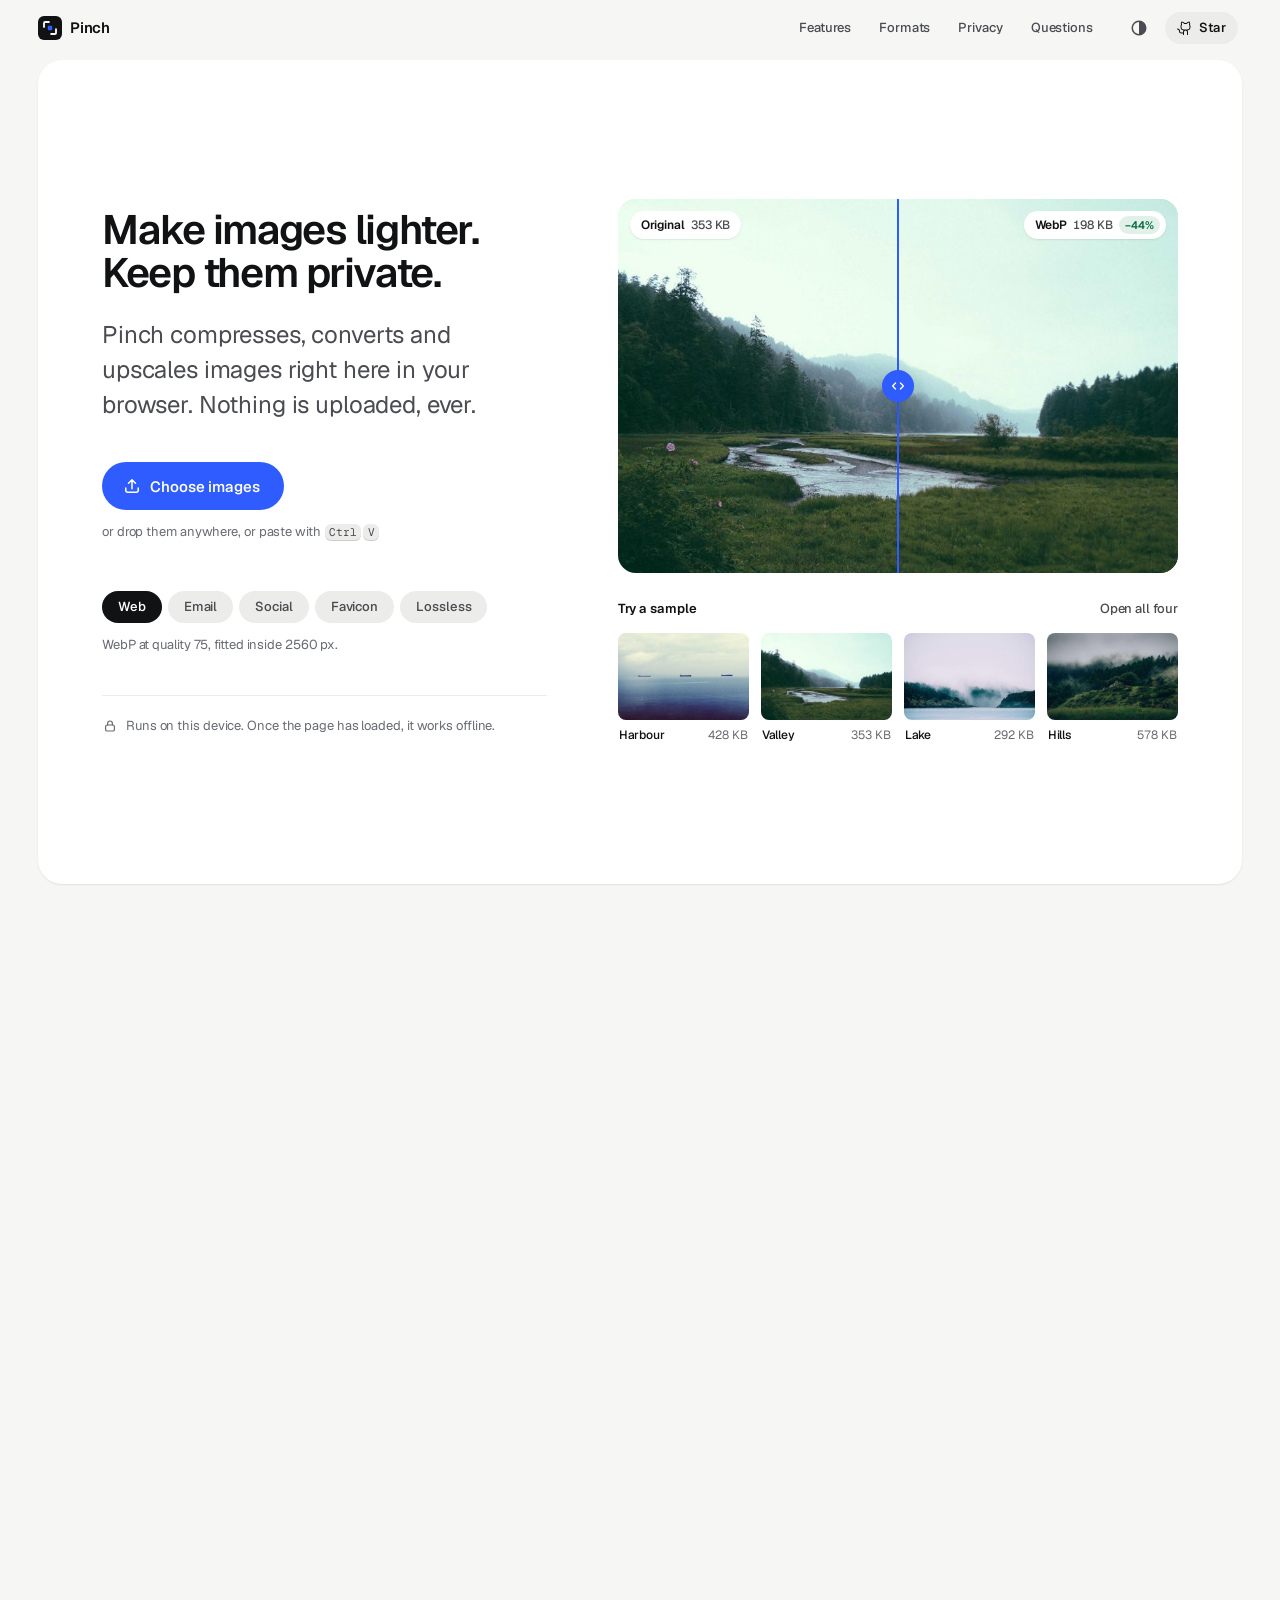
<file: index.html>
<!doctype html>
<html lang="en">
<head>
  <meta charset="utf-8">
  <meta name="viewport" content="width=device-width, initial-scale=1, viewport-fit=cover">
  <title>Pinch: compress, convert and upscale images in your browser</title>
  <meta name="description" content="Compress, convert and upscale images in your browser. JPG, PNG, WebP and AVIF, batch saving as a ZIP and a target file size. Nothing is uploaded, no account, no limits.">
  <link rel="canonical" href="https://mhfrough.github.io/pinch/">
  <meta name="theme-color" content="#f6f6f4" media="(prefers-color-scheme: light)">
  <meta name="theme-color" content="#0c0d0f" media="(prefers-color-scheme: dark)">
  <meta name="color-scheme" content="light dark">
  <link rel="icon" href="icon.svg" type="image/svg+xml">
  <link rel="apple-touch-icon" href="assets/icons/apple-touch-icon.png">
  <link rel="manifest" href="manifest.webmanifest">

  <meta property="og:type" content="website">
  <meta property="og:site_name" content="Pinch">
  <meta property="og:title" content="Pinch: compress, convert and upscale images in your browser">
  <meta property="og:description" content="Smaller JPG, PNG, WebP and AVIF files, made on your own device. Nothing is uploaded.">
  <meta property="og:url" content="https://mhfrough.github.io/pinch/">
  <meta property="og:image" content="https://mhfrough.github.io/pinch/assets/og-image.jpg">
  <meta property="og:image:width" content="1200">
  <meta property="og:image:height" content="630">
  <meta property="og:image:alt" content="The Pinch studio comparing a photo before and after compression.">
  <meta name="twitter:card" content="summary_large_image">
  <meta name="twitter:title" content="Pinch: compress, convert and upscale images in your browser">
  <meta name="twitter:description" content="Smaller JPG, PNG, WebP and AVIF files, made on your own device. Nothing is uploaded.">
  <meta name="twitter:image" content="https://mhfrough.github.io/pinch/assets/og-image.jpg">

  <script>
    try {
      var t = localStorage.getItem('pinch-theme');
      if (t === 'light' || t === 'dark') document.documentElement.setAttribute('data-theme', t);
    } catch (e) {}
  </script>

  <link rel="preload" href="assets/fonts/Geist-Variable.woff2" as="font" type="font/woff2" crossorigin>
  <!-- The studio's first picture (rendered by app.js); same srcset and sizes as the img there. -->
  <link rel="preload" as="image" href="assets/samples/1200/p11.jpg" imagesrcset="assets/samples/800/p11.jpg 800w, assets/samples/1200/p11.jpg 1200w, assets/samples/p11.jpg 2400w" imagesizes="(max-width: 819px) calc(100vw - 72px), 560px" fetchpriority="high">
  <link rel="stylesheet" href="tokens.css">
  <link rel="stylesheet" href="app.css">
  <link rel="stylesheet" href="site.css">
  <noscript><style>#studio:empty { min-height: 0; }</style></noscript>
</head>
<body>
  <svg class="sprite" aria-hidden="true" focusable="false">
    <symbol id="i-sun" viewBox="0 0 20 20"><circle cx="10" cy="10" r="3.25"/><path d="M10 2.75v1.5M10 15.75v1.5M2.75 10h1.5M15.75 10h1.5M4.87 4.87l1.06 1.06M14.07 14.07l1.06 1.06M4.87 15.13l1.06-1.06M14.07 5.93l1.06-1.06"/></symbol>
    <symbol id="i-moon" viewBox="0 0 20 20"><path d="M16.25 12.1A6.75 6.75 0 0 1 7.9 3.75a6.75 6.75 0 1 0 8.35 8.35Z"/></symbol>
    <symbol id="i-auto" viewBox="0 0 20 20"><circle cx="10" cy="10" r="6.75"/><path d="M10 3.25a6.75 6.75 0 0 1 0 13.5Z" fill="currentColor" stroke="none"/></symbol>
    <symbol id="i-menu" viewBox="0 0 20 20"><path d="M3.75 7.25h12.5M3.75 12.75h12.5"/></symbol>
    <symbol id="i-close" viewBox="0 0 20 20"><path d="M5.5 5.5l9 9M14.5 5.5l-9 9"/></symbol>
    <symbol id="i-check" viewBox="0 0 20 20"><path d="M5 10.5l3 3 7-7"/></symbol>
    <symbol id="i-minus" viewBox="0 0 20 20"><path d="M5.5 10h9"/></symbol>
    <symbol id="i-plus" viewBox="0 0 20 20"><path d="M10 4.5v11M4.5 10h11"/></symbol>
    <symbol id="i-up" viewBox="0 0 20 20"><path d="M10 15.5v-11M5.5 9 10 4.5 14.5 9"/></symbol>
    <symbol id="i-save" viewBox="0 0 20 20"><path d="M10 3.5v9M6.25 9 10 12.75 13.75 9M4 16.25h12"/></symbol>
    <symbol id="i-pulse" viewBox="0 0 20 20"><path d="M2.75 10h3l2-5 4 10 2-5h3.5"/></symbol>
    <symbol id="i-offline" viewBox="0 0 20 20"><path d="M3.5 3.5l13 13M10 15.25h.01M7.6 12.75a3.5 3.5 0 0 1 3.9-.6M5.1 10.1a7 7 0 0 1 2.6-1.5M12.4 8.7a7 7 0 0 1 2.5 1.4M2.6 7.4a10.5 10.5 0 0 1 2.7-1.8M9.1 4.8a10.5 10.5 0 0 1 8.3 2.6"/></symbol>
    <symbol id="i-code" viewBox="0 0 20 20"><path d="M7 6 3 10l4 4M13 6l4 4-4 4"/></symbol>
    <symbol id="i-drag" viewBox="0 0 20 20"><path d="M8 6.5 4.5 10 8 13.5M12 6.5l3.5 3.5-3.5 3.5"/></symbol>
    <symbol id="i-arrow" viewBox="0 0 20 20"><path d="M4.5 10h11M11 5.5l4.5 4.5-4.5 4.5"/></symbol>
    <symbol id="i-warn"viewBox="0 0 20 20"><path d="M10 3.75 17.25 16H2.75L10 3.75ZM10 8.5v3.25M10 13.9h.01"/></symbol>
    <symbol id="i-github" viewBox="0 0 16 16"><path fill="currentColor" stroke="none" d="M8 0C3.58 0 0 3.58 0 8c0 3.54 2.29 6.53 5.47 7.59.4.07.55-.17.55-.38 0-.19-.01-.82-.01-1.49-2.01.37-2.53-.49-2.69-.94-.09-.23-.48-.94-.82-1.13-.28-.15-.68-.52-.01-.53.63-.01 1.08.58 1.23.82.72 1.21 1.87.87 2.33.66.07-.52.28-.87.51-1.07-1.78-.2-3.64-.89-3.64-3.95 0-.87.31-1.59.82-2.15-.08-.2-.36-1.02.08-2.12 0 0 .67-.21 2.2.82.64-.18 1.32-.27 2-.27.68 0 1.36.09 2 .27 1.53-1.04 2.2-.82 2.2-.82.44 1.1.16 1.92.08 2.12.51.56.82 1.27.82 2.15 0 3.07-1.87 3.75-3.65 3.95.29.25.54.73.54 1.48 0 1.07-.01 1.93-.01 2.2 0 .21.15.46.55.38A8.01 8.01 0 0 0 16 8c0-4.42-3.58-8-8-8Z"/></symbol>
  </svg>

  <a class="skip" href="#studio">Skip to the studio</a>

  <header class="bar" id="bar">
    <div class="bar-in">
      <a class="brand" href="#studio" aria-label="Pinch, back to the studio">
        <svg class="brand-mark" viewBox="0 0 32 32" aria-hidden="true"><rect width="32" height="32" rx="8" class="brand-tile"/><path d="M8 14.5V9.5A1.5 1.5 0 0 1 9.5 8h5M24 17.5v5a1.5 1.5 0 0 1-1.5 1.5h-5" class="brand-corners"/><rect x="13" y="13" width="6" height="6" rx="1.5" class="brand-dot"/></svg>
        <span class="brand-name">Pinch</span>
      </a>

      <nav class="nav" aria-label="Sections">
        <ul class="nav-list" id="nav-list">
          <li><a href="#features">Features</a></li>
          <li><a href="#formats">Formats</a></li>
          <li><a href="#privacy">Privacy</a></li>
          <li><a href="#questions">Questions</a></li>
        </ul>
      </nav>

      <div class="bar-tools">
        <button class="tool" id="theme" type="button" aria-label="Theme: match the system. Switch to light.">
          <svg class="ico" aria-hidden="true"><use href="#i-auto"/></svg>
        </button>
        <a class="star" id="starLink" href="https://github.com/mhfrough/pinch" target="_blank" rel="noopener">
          <svg class="star-mark" viewBox="0 0 256 256" aria-hidden="true"><path d="M208.31 75.68A59.78 59.78 0 0 0 202.93 28 8 8 0 0 0 196 24a59.75 59.75 0 0 0-48 24h-24a59.75 59.75 0 0 0-48-24 8 8 0 0 0-6.93 4 59.78 59.78 0 0 0-5.38 47.68A58.14 58.14 0 0 0 56 104v8a56.06 56.06 0 0 0 48.44 55.47A39.8 39.8 0 0 0 96 192v8H72a24 24 0 0 1-24-24 40 40 0 0 0-40-40 8 8 0 0 0 0 16 24 24 0 0 1 24 24 40 40 0 0 0 40 40h24v16a8 8 0 0 0 16 0v-40a24 24 0 0 1 48 0v40a8 8 0 0 0 16 0v-40a39.8 39.8 0 0 0-8.44-24.53A56.06 56.06 0 0 0 216 112v-8a58.14 58.14 0 0 0-7.69-28.32ZM200 112a40 40 0 0 1-40 40h-48a40 40 0 0 1-40-40v-8a41.74 41.74 0 0 1 6.9-22.48 8 8 0 0 0 1.1-7.69 43.81 43.81 0 0 1 .79-33.58 43.88 43.88 0 0 1 32.32 20.06 8 8 0 0 0 6.71 3.69h32.35a8 8 0 0 0 6.74-3.69 43.87 43.87 0 0 1 32.32-20.06 43.81 43.81 0 0 1 .77 33.58 8.09 8.09 0 0 0 1 7.65 41.72 41.72 0 0 1 7 22.52Z"/></svg><span class="star-text">Star</span><span class="vh"> on GitHub</span><span class="vh star-sr"></span><span class="star-n num" id="starCount" aria-hidden="true"></span>
        </a>
        <button class="tool menu-btn" id="menu-btn" type="button" aria-expanded="false" aria-controls="menu" aria-label="Open the menu">
          <svg class="ico" aria-hidden="true"><use href="#i-menu"/></svg>
        </button>
      </div>
    </div>

    <div class="menu" id="menu" hidden>
      <a href="#features">Features</a>
      <a href="#formats">Formats</a>
      <a href="#privacy">Privacy</a>
      <a href="#questions">Questions</a>
    </div>
  </header>

  <main id="main">
    <section id="studio" aria-label="Pinch studio"></section>

    <!-- ============================================================ features -->
    <section class="sec" id="features" aria-labelledby="features-title">
      <div class="wrap">
        <header class="sec-head" data-reveal>
          <h2 id="features-title">Smaller files, the right format, the right size.</h2>
          <p>Every change shows the new file size straight away, so you know what you will get before you save.</p>
        </header>

        <div class="bento">
          <!-- compare -->
          <article class="tile t-compare" data-reveal>
            <div class="well cmp" data-ui>
              <div class="cmp-stage" id="cmp" style="--pos: 50%; --zoom: 1">
                <div class="cmp-layer"><img data-src="assets/samples/p989.jpg" alt="" width="2400" height="1600" decoding="async"><noscript><img src="assets/samples/p989.jpg" alt="" width="2400" height="1600" loading="lazy"></noscript></div>
                <div class="cmp-layer cmp-after"><img data-src="assets/samples/p989.jpg" alt="" width="2400" height="1600" decoding="async"></div>
                <div class="cmp-line" role="slider" tabindex="0" aria-label="Compare original and WebP" aria-valuemin="0" aria-valuemax="100" aria-valuenow="50" aria-valuetext="50 percent">
                  <span class="cmp-handle"><svg class="ico" aria-hidden="true"><use href="#i-drag"/></svg></span>
                </div>
                <span class="chip chip-l">Original <span class="num" data-m="cmp-in">292 KB</span></span>
                <span class="chip chip-r" id="cmp-chip" hidden>WebP <span class="num" id="cmp-out">63 KB</span></span>
                <div class="zoom" role="group" aria-label="Zoom">
                  <button type="button" data-zoom="-1" aria-label="Zoom out"><svg class="ico" aria-hidden="true"><use href="#i-minus"/></svg></button>
                  <span class="num" id="zoom-out" aria-live="polite">100%</span>
                  <button type="button" data-zoom="1" aria-label="Zoom in"><svg class="ico" aria-hidden="true"><use href="#i-plus"/></svg></button>
                </div>
              </div>
            </div>
            <div class="tile-copy">
              <h3>Compare before you save</h3>
              <p>Drag the line across the picture and zoom in to check the detail. <span id="cmp-claim"></span></p>
            </div>
          </article>

          <!-- compress -->
          <article class="tile t-quality" data-reveal>
            <div class="well" data-ui>
              <div class="ui-pad">
                <label class="ui-row" for="q-range"><span class="ui-label">Quality</span><output class="ui-value num" id="q-value" for="q-range">75</output></label>
                <input class="ui-range" id="q-range" type="range" min="40" max="95" step="5" value="75">
                <div class="ui-file">
                  <img class="ui-thumb" src="assets/samples/360/p11.jpg" alt="" width="40" height="40" loading="lazy" decoding="async">
                  <span class="ui-file-name">valley.webp<span class="ui-sub num" id="q-sub">2400 × 1600</span></span>
                  <span class="ui-size num"><span class="ui-was" data-m="q-in">353 KB</span><span class="ui-now" id="q-now">198 KB</span></span>
                  <span class="delta num" id="q-delta">−44%</span>
                </div>
              </div>
            </div>
            <div class="tile-copy">
              <h3>Compress</h3>
              <p>Move the slider and watch the size. If a file would come out larger, Pinch says so and keeps your original.</p>
            </div>
          </article>

          <!-- convert -->
          <article class="tile t-convert" data-reveal>
            <div class="well" data-ui>
              <div class="ui-pad">
                <div class="ui-row"><span class="ui-label">Save as</span></div>
                <div class="seg seg-wrap" role="group" aria-label="Format" id="fmt-seg">
                  <button type="button" data-fmt="jpeg" aria-pressed="false">JPG</button>
                  <button type="button" data-fmt="png" aria-pressed="false">PNG</button>
                  <button type="button" data-fmt="webp" aria-pressed="false">WebP</button>
                  <button type="button" data-fmt="avif" aria-pressed="true">AVIF</button>
                </div>
                <div class="ui-file">
                  <img class="ui-thumb" src="assets/samples/360/p266.jpg" alt="" width="40" height="40" loading="lazy" decoding="async">
                  <span class="ui-file-name" id="fmt-name">harbour.avif<span class="ui-sub num">from JPG</span></span>
                  <span class="ui-size num"><span class="ui-was" data-m="fmt-in">428 KB</span><span class="ui-now" id="fmt-now">196 KB</span></span>
                  <span class="delta num" id="fmt-delta">−54%</span>
                </div>
              </div>
            </div>
            <div class="tile-copy">
              <h3>Convert</h3>
              <p>JPG, PNG, WebP, AVIF, GIF, BMP and ICO. Transparent parts get a fill colour you pick when the format has no transparency.</p>
            </div>
          </article>

          <!-- batch -->
          <article class="tile t-batch" data-reveal>
            <div class="well" data-ui>
              <ul class="ui-list" aria-label="Example batch">
                <li class="ui-file">
                  <img class="ui-thumb" src="assets/samples/360/p11.jpg" alt="" width="40" height="40" loading="lazy" decoding="async">
                  <span class="ui-file-name">valley.webp<span class="ui-sub num">2400 × 1600</span></span>
                  <span class="ui-size num"><span class="ui-was" data-m="b1-in">353 KB</span><span class="ui-now" data-m="b1-out">198 KB</span></span>
                  <span class="delta num" data-m="b1-d">−44%</span>
                </li>
                <li class="ui-file">
                  <img class="ui-thumb" src="assets/samples/360/p266.jpg" alt="" width="40" height="40" loading="lazy" decoding="async">
                  <span class="ui-file-name">harbour.webp<span class="ui-sub num">2400 × 1600</span></span>
                  <span class="ui-size num"><span class="ui-was" data-m="b2-in">428 KB</span><span class="ui-now" data-m="b2-out">288 KB</span></span>
                  <span class="delta num" data-m="b2-d">−33%</span>
                </li>
                <li class="ui-file">
                  <img class="ui-thumb" src="assets/samples/360/p989.jpg" alt="" width="40" height="40" loading="lazy" decoding="async">
                  <span class="ui-file-name">lake.webp<span class="ui-sub num">2400 × 1600</span></span>
                  <span class="ui-size num"><span class="ui-was" data-m="b3-in">292 KB</span><span class="ui-now" data-m="b3-out">151 KB</span></span>
                  <span class="delta num" data-m="b3-d">−48%</span>
                </li>
                <li class="ui-file">
                  <img class="ui-thumb" src="assets/samples/360/p353.jpg" alt="" width="40" height="40" loading="lazy" decoding="async">
                  <span class="ui-file-name">hills.webp<span class="ui-sub num">2400 × 1600</span></span>
                  <span class="ui-size num"><span class="ui-was" data-m="b4-in">578 KB</span><span class="ui-now" data-m="b4-out">440 KB</span></span>
                  <span class="delta num" data-m="b4-d">−24%</span>
                </li>
              </ul>
              <div class="ui-foot">
                <span class="ui-total num"><span data-m="b-count">4 images</span>, <span data-m="b-in">1.61 MB</span> to <strong data-m="b-out">1.05 MB</strong></span>
                <span class="ui-btn ui-btn-primary"><svg class="ico" aria-hidden="true"><use href="#i-save"/></svg>Save all</span>
              </div>
            </div>
            <div class="tile-copy">
              <h3>A whole folder at once</h3>
              <p>Drop forty photos, choose one set of settings, change any single file if it needs it, then save everything as one ZIP.</p>
            </div>
          </article>

          <!-- target size -->
          <article class="tile t-target" data-reveal>
            <div class="well tgt" data-ui>
              <div class="tgt-photo"><img data-src="assets/samples/1200/p353.jpg" data-srcset="assets/samples/800/p353.jpg 800w, assets/samples/1200/p353.jpg 1200w" sizes="(max-width: 640px) 100vw, 600px" alt="" width="1200" height="800" decoding="async"><noscript><img src="assets/samples/1200/p353.jpg" alt="" width="1200" height="800" loading="lazy"></noscript></div>
              <div class="ui-pad">
                <div class="ui-row"><span class="ui-label">Fit under</span></div>
                <div class="seg" role="group" aria-label="Target size" id="tgt-seg">
                  <button type="button" data-tgt="50" aria-pressed="false"><span class="num">50 KB</span></button>
                  <button type="button" data-tgt="100" aria-pressed="true"><span class="num">100 KB</span></button>
                  <button type="button" data-tgt="200" aria-pressed="false"><span class="num">200 KB</span></button>
                </div>
                <div class="ui-result">
                  <svg class="ico ui-ok" aria-hidden="true"><use href="#i-check"/></svg>
                  <span class="ui-result-text"><span class="num"><strong id="tgt-bytes">97 KB</strong> <span class="ui-muted">from <span data-m="tgt-in">578 KB</span></span></span><span class="ui-sub-inline num" id="tgt-how">hills.jpg at quality 32, resized to 2040 × 1360</span></span>
                </div>
              </div>
            </div>
            <div class="tile-copy">
              <h3>Hit a file size</h3>
              <p>For forms that say “under 100 KB”. Pinch finds the highest quality that fits, and makes the picture smaller only when it has to.</p>
            </div>
          </article>

          <!-- presets -->
          <article class="tile t-presets" data-reveal>
            <div class="well" data-ui>
              <div class="ui-pad ui-pad-tight">
                <div class="presets" role="radiogroup" aria-label="Presets" id="presets">
                  <button type="button" role="radio" aria-checked="true"><span class="p-name">Web</span><span class="p-spec num">WebP, quality 75, up to 2560 px</span></button>
                  <button type="button" role="radio" aria-checked="false"><span class="p-name">Email</span><span class="p-spec num">JPG kept under 1 MB</span></button>
                  <button type="button" role="radio" aria-checked="false"><span class="p-name">Social</span><span class="p-spec num">JPG, quality 82, 1080 × 1350</span></button>
                  <button type="button" role="radio" aria-checked="false"><span class="p-name">Favicon</span><span class="p-spec num">ICO with small sizes inside</span></button>
                  <button type="button" role="radio" aria-checked="false"><span class="p-name">Lossless</span><span class="p-spec num">PNG, every pixel kept</span></button>
                </div>
              </div>
            </div>
            <div class="tile-copy">
              <h3>Presets</h3>
              <p>One click sets format, size and quality for the place the picture is going.</p>
            </div>
          </article>

          <!-- upscale -->
          <article class="tile t-upscale" data-reveal>
            <div class="well up" data-ui>
              <div class="ui-pad up-controls">
                <div class="ui-row"><span class="ui-label">Make larger</span><span class="ui-value num" id="up-dims">600 × 400 to 2400 × 1600</span></div>
                <div class="seg" role="group" aria-label="Scale" id="up-seg">
                  <button type="button" data-f="2" aria-pressed="false"><span class="num">2×</span></button>
                  <button type="button" data-f="3" aria-pressed="false"><span class="num">3×</span></button>
                  <button type="button" data-f="4" aria-pressed="true"><span class="num">4×</span></button>
                </div>
                <div class="seg seg-wrap" role="group" aria-label="Method" id="up-method">
                  <button type="button" data-m="smooth" aria-pressed="true">Smooth</button>
                  <button type="button" data-m="sharp" aria-pressed="false">Sharp</button>
                  <button type="button" data-m="pixel" aria-pressed="false">Pixel</button>
                  <button type="button" data-m="ai" aria-pressed="false">AI (detail)</button>
                </div>
                <p class="ui-note" id="up-note">Even resampling with Lanczos. Good for photos.</p>
              </div>
              <figure class="up-view">
                <canvas class="up-canvas" id="up-canvas" width="90" height="60" aria-hidden="true"></canvas>
                <figcaption class="chip chip-l" id="up-cap">Smooth preview</figcaption>
              </figure>
            </div>
            <div class="tile-copy">
              <h3>Upscale</h3>
              <p>Make a small picture two to four times bigger. Smooth and Sharp resample, Pixel keeps hard edges for pixel art, and AI (detail) runs Real-ESRGAN on your device.</p>
            </div>
          </article>
        </div>
      </div>
    </section>

    <!-- ============================================================ formats -->
    <section class="sec" id="formats" aria-labelledby="formats-title">
      <div class="wrap formats">
        <header class="sec-head formats-head" data-reveal>
          <h2 id="formats-title">Opens what your camera makes. Saves what the web wants.</h2>
          <p>WebP, AVIF, JPG and PNG are saved by encoders that ship with Pinch, so the result is the same in every browser. The marked rows are checked live in the browser you are using now.</p>
          <ul class="checks-live" aria-label="This browser" id="env">
            <li data-env="wasm"><span class="dot" aria-hidden="true"></span><span class="env-name">WebAssembly</span><span class="env-val">Checking</span></li>
            <li data-env="workers"><span class="dot" aria-hidden="true"></span><span class="env-name">Web Workers</span><span class="env-val">Checking</span></li>
            <li data-env="gpu"><span class="dot" aria-hidden="true"></span><span class="env-name">WebGPU for AI</span><span class="env-val">Checking</span></li>
          </ul>
        </header>

        <div class="table-panel" data-reveal>
          <table class="ftable">
            <caption class="vh">Image formats Pinch opens and saves</caption>
            <thead>
              <tr><th scope="col">Format</th><th scope="col">Opens</th><th scope="col">Saves</th><th scope="col">Best for</th></tr>
            </thead>
            <tbody>
              <tr>
                <th scope="row">JPG</th>
                <td><span class="st st-yes">Yes</span></td>
                <td><span class="st st-yes">Yes</span><span class="st-note">MozJPEG</span></td>
                <td>Photos that have to open anywhere</td>
              </tr>
              <tr>
                <th scope="row">PNG</th>
                <td><span class="st st-yes">Yes</span></td>
                <td><span class="st st-yes">Yes</span><span class="st-note">Lossless, or fewer colours</span></td>
                <td>Screenshots, logos and anything see-through</td>
              </tr>
              <tr>
                <th scope="row">WebP</th>
                <td><span class="st st-yes">Yes</span></td>
                <td><span class="st st-yes" data-live="save-webp">Yes</span><span class="st-note">libwebp</span></td>
                <td>Photos and graphics on websites</td>
              </tr>
              <tr>
                <th scope="row">AVIF</th>
                <td><span class="st st-yes" data-live="open-avif">Yes</span></td>
                <td><span class="st st-yes" data-live="save-avif">Yes</span><span class="st-note">libavif</span></td>
                <td>The smallest photos for modern browsers</td>
              </tr>
              <tr>
                <th scope="row">GIF</th>
                <td><span class="st st-part">First frame</span></td>
                <td><span class="st st-yes">Yes</span><span class="st-note">256 colours</span></td>
                <td>Old apps and email</td>
              </tr>
              <tr>
                <th scope="row">BMP</th>
                <td><span class="st st-yes">Yes</span></td>
                <td><span class="st st-yes">Yes</span></td>
                <td>Older Windows software</td>
              </tr>
              <tr>
                <th scope="row">ICO</th>
                <td><span class="st st-yes">Yes</span></td>
                <td><span class="st st-yes">Yes</span><span class="st-note">16 to 256 px</span></td>
                <td>Website and app icons</td>
              </tr>
              <tr>
                <th scope="row">SVG</th>
                <td><span class="st st-yes">Yes</span></td>
                <td><span class="st st-no">No</span></td>
                <td>Turning a drawing into pixels</td>
              </tr>
              <tr>
                <th scope="row">HEIC</th>
                <td><span class="st st-part" data-live="open-heic">Checking</span></td>
                <td><span class="st st-no">No</span></td>
                <td>iPhone photos, to turn into JPG or WebP</td>
              </tr>
            </tbody>
          </table>
        </div>
      </div>
    </section>

    <!-- ============================================================ privacy -->
    <section class="sec" id="privacy" aria-labelledby="privacy-title">
      <div class="wrap privacy">
        <div class="privacy-copy" data-reveal>
          <h2 id="privacy-title">Your images stay on this device. You can check.</h2>
          <p class="lead">Pinch is a web page that does all its work on your computer or phone. There is no server to send pictures to, no account to make and no daily limit.</p>
          <ul class="steps">
            <li>
              <span class="step-ico" aria-hidden="true"><svg class="ico"><use href="#i-pulse"/></svg></span>
              <span><strong>Watch the network.</strong> Open your browser’s developer tools, choose Network, then add an image. Nothing goes out.</span>
            </li>
            <li>
              <span class="step-ico" aria-hidden="true"><svg class="ico"><use href="#i-offline"/></svg></span>
              <span><strong>Switch off Wi-Fi.</strong> Once the page has loaded, compressing, converting and resizing keep working with no connection. AI upscaling needs its model, downloaded from this site once.</span>
            </li>
            <li>
              <span class="step-ico" aria-hidden="true"><svg class="ico"><use href="#i-code"/></svg></span>
              <span><strong>Read the code.</strong> Every line is <a href="https://github.com/mhfrough/pinch">on GitHub</a> under the MIT licence.</span>
            </li>
          </ul>
          <p class="privacy-note">One small exception, so you know: the star count on the GitHub button at the top comes from GitHub’s public API, fetched at most once every five minutes. It asks for a number and never sends images or anything about them.</p>
        </div>

        <aside class="meter" data-ui data-reveal aria-labelledby="meter-title">
          <div class="meter-top">
            <h3 class="meter-title" id="meter-title">Network requests since you added an image</h3>
            <span class="conn" id="conn"><span class="dot" aria-hidden="true"></span><span id="conn-label">Online</span></span>
          </div>
          <p class="meter-count num" id="net-count" aria-live="polite">0</p>
          <dl class="meter-stats">
            <div><dt>Sent to other sites</dt><dd class="num" id="net-other">0</dd></div>
            <div><dt>Images added</dt><dd class="num" id="net-images">0</dd></div>
          </dl>
          <div class="meter-log">
            <p class="meter-empty" id="net-empty">Counting starts when you add your first image at the top of the page.</p>
            <ul class="meter-list" id="net-list" hidden></ul>
          </div>
        </aside>
      </div>
    </section>

    <!-- ============================================================ engine -->
    <section class="sec" id="engine" aria-labelledby="engine-title">
      <div class="wrap engine">
        <header class="sec-head" data-reveal>
          <h2 id="engine-title">Under the hood</h2>
          <p>Well-known open source codecs, compiled to WebAssembly. Each one runs in a Web Worker, so the page stays smooth while it works.</p>
        </header>
        <dl class="spec" data-reveal>
          <div><dt>MozJPEG</dt><dd>Smaller JPG files at the same quality</dd></div>
          <div><dt>libwebp</dt><dd>WebP, lossy and lossless</dd></div>
          <div><dt>libavif</dt><dd>AVIF, the smallest photos</dd></div>
          <div><dt>libheif</dt><dd>HEIC photos from iPhones</dd></div>
          <div><dt>OxiPNG</dt><dd>Lossless PNG, squeezed further</dd></div>
          <div><dt>gifenc</dt><dd>GIF with a 256-colour palette</dd></div>
          <div><dt>Lanczos and Magic Kernel</dt><dd>Clean resizing, up and down</dd></div>
          <div><dt>Real-ESRGAN</dt><dd>AI upscaling, on WebGPU when there is one</dd></div>
        </dl>
        <p class="engine-foot" data-reveal>Pinch itself is open source under the MIT licence. <a href="https://github.com/mhfrough/pinch">Read it on GitHub</a>.</p>
      </div>
    </section>

    <!-- ============================================================ keys -->
    <section class="sec" id="keys" aria-labelledby="keys-title">
      <div class="wrap keys">
        <div class="keys-copy" data-reveal>
          <h2 id="keys-title">Your hands can stay on the keyboard.</h2>
          <p>Every common step has a key. Press <kbd>?</kbd> in the studio to bring up this list whenever you need it.</p>
        </div>
        <div class="sheet" data-ui data-reveal role="group" aria-labelledby="sheet-title">
          <div class="sheet-head">
            <h3 id="sheet-title">Keyboard shortcuts</h3>
            <span class="sheet-x" aria-hidden="true"><svg class="ico"><use href="#i-close"/></svg></span>
          </div>
          <dl class="sheet-list">
            <div><dt><kbd>O</kbd></dt><dd>Open images</dd></div>
            <div><dt><kbd>S</kbd></dt><dd>Save this image</dd></div>
            <div><dt><kbd>Shift</kbd><kbd>S</kbd></dt><dd>Save all as ZIP</dd></div>
            <div><dt><kbd>[</kbd><kbd>]</kbd></dt><dd>Previous or next file</dd></div>
            <div><dt><kbd>Space</kbd></dt><dd>Hold to show the original</dd></div>
            <div><dt><kbd>F</kbd></dt><dd>Fit to view</dd></div>
            <div><dt><kbd>1</kbd></dt><dd>Actual size</dd></div>
            <div><dt><kbd>+</kbd><kbd>−</kbd></dt><dd>Zoom in or out</dd></div>
            <div><dt><kbd>Delete</kbd></dt><dd>Remove this file</dd></div>
            <div><dt><kbd>?</kbd></dt><dd>Show this list</dd></div>
          </dl>
        </div>
      </div>
    </section>

    <!-- ============================================================ questions -->
    <section class="sec" id="questions" aria-labelledby="questions-title">
      <div class="wrap faq">
        <header class="sec-head faq-head" data-reveal>
          <h2 id="questions-title">Questions</h2>
          <p>Something else? <a href="https://github.com/mhfrough/pinch/issues">Ask on GitHub</a>.</p>
        </header>
        <div class="faq-list" data-reveal>
          <details>
            <summary>Are my images uploaded anywhere?<svg class="ico" aria-hidden="true"><use href="#i-plus"/></svg></summary>
            <div class="faq-a"><p>No. Your images are read from your device, processed inside this browser tab and saved back to your device. There is no server that receives them. You can watch the Network tab in your browser’s developer tools to confirm it, or switch off Wi-Fi once the page has loaded. The one download you may see later is the AI upscaling model, fetched from this site the first time you use it. It comes to you; nothing goes back. The only other site the page contacts is GitHub’s public API, to show the star count on the top bar.</p></div>
          </details>
          <details>
            <summary>How much smaller will my images get?<svg class="ico" aria-hidden="true"><use href="#i-plus"/></svg></summary>
            <div class="faq-a"><p data-m="faq-sizes">It depends on the picture. The four sample photos on this page are already compressed JPGs, and the Web preset (WebP at quality 75) still made them 24% to 48% smaller. AVIF goes further: the harbour photo came out 54% smaller. Photos straight from a phone camera start out much larger, so they usually have more to lose. Pinch shows the exact size of every file before you save.</p></div>
          </details>
          <details>
            <summary>Does AI upscaling invent detail?<svg class="ico" aria-hidden="true"><use href="#i-plus"/></svg></summary>
            <div class="faq-a"><p>Yes, in a way. Real-ESRGAN learned what sharp photos tend to look like and draws edges and texture that fit. The result usually looks crisper than plain resizing, but the new detail is a good guess, not information recovered from your file. Don’t rely on it where accuracy matters, such as faces in evidence, small text or number plates. Smooth, Sharp and Pixel only enlarge what is already there.</p></div>
          </details>
          <details>
            <summary>Can I open iPhone HEIC photos?<svg class="ico" aria-hidden="true"><use href="#i-plus"/></svg></summary>
            <div class="faq-a"><p data-live="faq-heic">Yes. Pinch comes with a HEIC decoder (libheif, compiled to WebAssembly), so iPhone photos open in any current browser, not just Safari. Save them as JPG to share anywhere, or as WebP or AVIF to make them much smaller.</p></div>
          </details>
          <details>
            <summary>Which browsers work?<svg class="ico" aria-hidden="true"><use href="#i-plus"/></svg></summary>
            <div class="faq-a"><p>Current versions of Chrome, Edge, Firefox and Safari, on computers and phones. AI upscaling is fastest where WebGPU is available, and falls back to WebAssembly, which is slower, everywhere else.</p></div>
          </details>
          <details>
            <summary>Is there a limit?<svg class="ico" aria-hidden="true"><use href="#i-plus"/></svg></summary>
            <div class="faq-a"><p data-m="faq-limit">No daily limit, no file count limit and no watermark. The only limit is your device’s memory: very large pictures, above about 40 megapixels, are refused so the tab doesn’t run out of memory.</p></div>
          </details>
          <details>
            <summary>Is it really free?<svg class="ico" aria-hidden="true"><use href="#i-plus"/></svg></summary>
            <div class="faq-a"><p>Yes. There are no ads, no account, no paid tier and nothing to install. It costs nothing to run because your device does the work.</p></div>
          </details>
          <details>
            <summary>Is Pinch open source?<svg class="ico" aria-hidden="true"><use href="#i-plus"/></svg></summary>
            <div class="faq-a"><p>Yes, under the MIT licence. The code is at <a href="https://github.com/mhfrough/pinch">github.com/mhfrough/pinch</a>. The encoders it uses are open source too, each under its own licence.</p></div>
          </details>
        </div>
      </div>
    </section>

    <!-- ============================================================ more tools -->
    <section class="sec" id="more" aria-labelledby="more-title">
      <div class="wrap">
        <header class="sec-head" data-reveal>
          <h2 id="more-title">More free tools by Mohammad Hamza</h2>
          <p>Each one runs in your browser, with no account and nothing to install.</p>
        </header>
        <ul class="more-grid" data-reveal>
          <li><a class="more-card" href="https://mhfrough.github.io/flick/">
            <svg class="more-ico" aria-hidden="true" focusable="false" viewBox="0 0 64 64"><rect width="64" height="64" rx="16" fill="#d4f84b"/><g fill="none" stroke="#11130f" stroke-width="5" stroke-linecap="round" stroke-linejoin="round"><path d="M22 42 42 22"/><path d="M27 22h15v15"/></g><circle cx="18" cy="46" r="4" fill="#11130f"/></svg>
            <span class="more-text"><span class="more-name">Flick</span><span class="more-desc">Send files between nearby devices</span></span>
            <span class="more-go" aria-hidden="true"><svg class="ico"><use href="#i-arrow"/></svg></span>
          </a></li>
          <li><a class="more-card" href="https://mhfrough.github.io/scrawl/">
            <svg class="more-ico" aria-hidden="true" focusable="false" viewBox="0 0 64 64"><rect width="64" height="64" rx="16" fill="#1d1d1b"/><path d="M13 44c4-3 6-12 11-19s8-11 13-11c4 0 5 4 2 8s-8 10-5 13 9-2 13-6" fill="none" stroke="#ffe14a" stroke-width="4.5" stroke-linecap="round" stroke-linejoin="round"/></svg>
            <span class="more-text"><span class="more-name">Scrawl</span><span class="more-desc">A sketchbook in your browser</span></span>
            <span class="more-go" aria-hidden="true"><svg class="ico"><use href="#i-arrow"/></svg></span>
          </a></li>
          <li><a class="more-card" href="https://mhfrough.github.io/sizzle/">
            <svg class="more-ico" aria-hidden="true" focusable="false" viewBox="0 0 16 16"><rect width="16" height="16" fill="#111111"/><path fill="#a08672" fill-rule="evenodd" d="M3 0H13V3H12V5H13V7H12V9H13V11H12V13H13V16H3V13H4V11H3V9H4V7H3V5H4V3H3ZM6 4L11 8L6 12Z"/></svg>
            <span class="more-text"><span class="more-name">Sizzle</span><span class="more-desc">Promo reels cut by your AI agent</span></span>
            <span class="more-go" aria-hidden="true"><svg class="ico"><use href="#i-arrow"/></svg></span>
          </a></li>
          <li><a class="more-card" href="https://mhfrough.github.io/swoop/">
            <svg class="more-ico" aria-hidden="true" focusable="false" viewBox="0 0 32 32"><rect width="32" height="32" rx="8" fill="#ff5a1f"/><g fill="none" stroke="#141210" stroke-width="2.6" stroke-linecap="round" stroke-linejoin="round"><path d="M9.5 8.5c0 8.5 4.5 13.5 13 13.5"/><path d="m18.5 17.75 4.25 4.25-4.25 4.25"/></g></svg>
            <span class="more-text"><span class="more-name">Swoop</span><span class="more-desc">Full-page screenshots and Print Screen</span></span>
            <span class="more-go" aria-hidden="true"><svg class="ico"><use href="#i-arrow"/></svg></span>
          </a></li>
          <li><a class="more-card" href="https://mhfrough.github.io/jot/">
            <svg class="more-ico" aria-hidden="true" focusable="false" viewBox="0 0 64 64"><rect width="64" height="64" rx="14" fill="#1f1d1a"/><g fill="#f1ece2"><rect x="24" y="11" width="9" height="9"/><path d="M24 24h9v21.5c0 6-4 9.5-10 9.5h-7v-7.5h5.5c1.7 0 2.5-.8 2.5-2.5z"/></g><rect x="37" y="49.5" width="15" height="5.5" fill="#e0aa2a"/></svg>
            <span class="more-text"><span class="more-name">Jot</span><span class="more-desc">Plain notes that stay on your device</span></span>
            <span class="more-go" aria-hidden="true"><svg class="ico"><use href="#i-arrow"/></svg></span>
          </a></li>
        </ul>
      </div>
    </section>
  </main>

  <!-- ============================================================ footer -->
  <footer class="foot">
    <div class="wrap">
      <div class="foot-close" data-reveal>
        <div class="foot-main">
          <svg class="foot-mark" viewBox="0 0 32 32" aria-hidden="true"><rect width="32" height="32" rx="8" class="brand-tile"/><path d="M8 14.5V9.5A1.5 1.5 0 0 1 9.5 8h5M24 17.5v5a1.5 1.5 0 0 1-1.5 1.5h-5" class="brand-corners"/><rect x="13" y="13" width="6" height="6" rx="1.5" class="brand-dot"/></svg>
          <p class="foot-line">Smaller images, made on your own device.</p>
          <div class="foot-actions">
            <a class="btn btn-ink btn-lg" href="#studio"><svg class="ico" aria-hidden="true"><use href="#i-up"/></svg>Back to the studio</a>
            <a class="btn btn-quiet btn-lg" href="https://github.com/mhfrough/pinch"><svg class="ico ico-fill" aria-hidden="true"><use href="#i-github"/></svg>Source on GitHub</a>
          </div>
        </div>
        <dl class="foot-facts">
          <div><dt>Uploads</dt><dd class="num">0 bytes</dd></div>
          <div><dt>Account</dt><dd>None</dd></div>
          <div><dt>Daily limit</dt><dd>None</dd></div>
          <div><dt>Price</dt><dd>Free</dd></div>
          <div><dt>Licence</dt><dd>MIT</dd></div>
        </dl>
      </div>
      <div class="foot-fine">
        <p>Made by Mohammad Hamza. MIT licence, 2026.</p>
        <p>Sample photos from Unsplash: Paul Jarvis (valley, lake), John Maravelakis (harbour), Forrest Cavale (hills), via picsum.photos.</p>
        <p>Geist by Vercel, SIL OFL 1.1. Codecs: MozJPEG, libwebp, libavif, libheif, OxiPNG, gifenc, Squoosh resizers via jSquash, Real-ESRGAN on ONNX Runtime Web, each under its own licence.</p>
      </div>
    </div>
  </footer>

  <script src="engine.js" defer></script>
  <script src="ai/ai.js" defer></script>
  <script src="app.js" defer></script>
  <script src="site.js" defer></script>
</body>
</html>
</file>
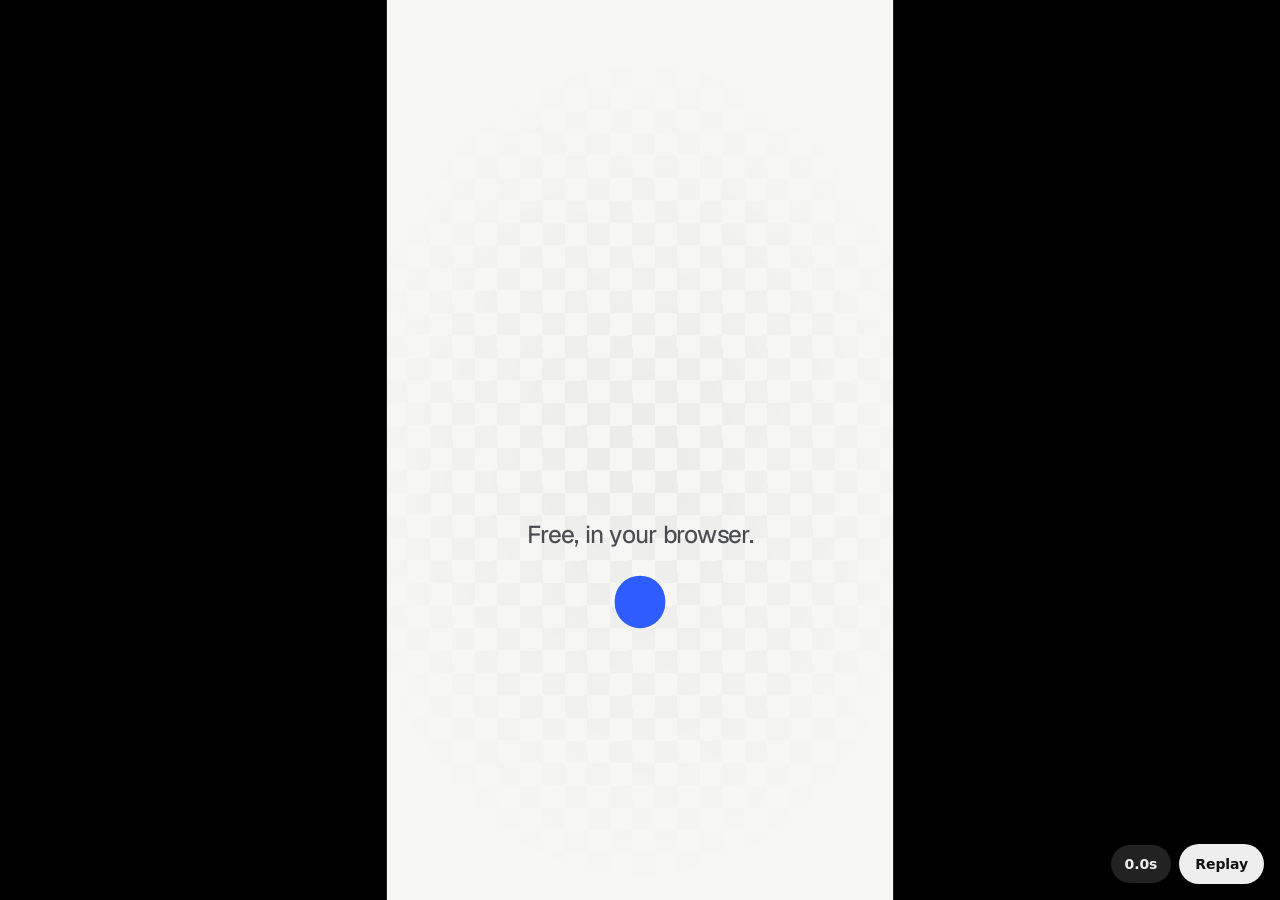
<file: promo/pinch-reel.html>
<!doctype html>
<html lang="en">
<head>
<meta charset="utf-8">
<meta name="viewport" content="width=device-width, initial-scale=1">
<title>Pinch Reel</title>
<!--
  Pinch promo reel: 1080x1920 (9:16), every time in CUES, render-ready (Sizzle skill).
  The studio UI below is built from Pinch's own stylesheet (../tokens.css, ../app.css) and class names,
  and every number on screen was measured with Pinch's own engine on its sample photos (see pinch-reel-script.md).
  Preview: serve pinch/ (python -m http.server 8150 --directory pinch) and open /promo/pinch-reel.html.
  Renderer contract: window.reelReady, window.startReel(), window.REEL.duration, no autoplay with ?render.
-->
<link rel="stylesheet" href="../tokens.css">
<link rel="stylesheet" href="../app.css">
<style>
/* ---------- reel tokens: Pinch's light theme comes from tokens.css; the dark scene copies its dark values ---------- */
@property --split { syntax: '<number>'; inherits: true; initial-value: 0.5; }
:root{
  --in:cubic-bezier(.55,0,.75,.2); --out:cubic-bezier(.16,1,.3,1); --pop:cubic-bezier(.34,1.56,.64,1); --pinch:cubic-bezier(.7,0,.25,1);
  --mark-tile:#111214;             /* site.css .brand-tile = var(--ink) in light */
}
.dk{ /* tokens.css :root[data-theme="dark"] */
  color-scheme:dark;
  --bg:#0c0d0f; --bg-raised:#16171a; --bg-sunken:#0f1012; --bg-hover:#222328;
  --line:rgba(255,255,255,.07); --line-strong:rgba(255,255,255,.13);
  --ink:#f3f3f2; --ink-2:#a9abb1; --ink-3:#74767d; --ink-inverse:#0c0d0f;
  --accent:#5c7dff; --accent-ink:#ffffff; --accent-soft:rgba(92,125,255,.16);
  --good:#3ccf8e; --good-soft:rgba(60,207,142,.14);
  --shadow-panel:0 0 0 1px rgba(255,255,255,.05);
  color:var(--ink);
}
html,body{margin:0;background:#000;overflow:hidden}
#reel{position:absolute;left:0;top:0;width:1080px;height:1920px;overflow:hidden;background:var(--bg);color:var(--ink);font-family:var(--font);
  transform-origin:0 0;-webkit-font-smoothing:antialiased;letter-spacing:-.01em;line-height:1.2;font-feature-settings:"ss01","cv11"}
#reel h1,#reel h2,#reel p{margin:0;line-height:inherit;text-wrap:nowrap}
body.hold *,body.hold *::before,body.hold *::after{animation-play-state:paused !important}
#reel.measure,#reel.measure *{animation:none !important;transition:none !important}
/* studio aliases that app.css keeps on .ps */
#reel{--seg-on:var(--bg-raised);--knob:var(--bg-raised)}
#reel .ps-i{width:20px;height:20px;flex:none}

/* ---------- motion vocabulary ---------- */
@keyframes lineIn{from{transform:translateY(112%)}to{transform:none}}
@keyframes lineOut{from{transform:none;opacity:1}to{transform:translateY(-135%);opacity:0}}
@keyframes rise{from{opacity:0;transform:translateY(60px)}to{opacity:1;transform:none}}
@keyframes riseS{from{opacity:0;transform:translateY(24px)}to{opacity:1;transform:none}}
@keyframes riseOut{from{opacity:1;transform:none}to{opacity:0;transform:translateY(-60px)}}
@keyframes sink{from{opacity:1;transform:none}to{opacity:0;transform:translateY(80px)}}
@keyframes pop{from{opacity:0;transform:scale(.4)}to{opacity:1;transform:none}}
@keyframes popS{from{opacity:0;transform:scale(.86)}to{opacity:1;transform:none}}
@keyframes popOut{from{opacity:1;transform:none}to{opacity:0;transform:scale(.9)}}
@keyframes fadeIn{from{opacity:0}to{opacity:1}}
@keyframes fadeOut{from{opacity:1}to{opacity:0}}
@keyframes strike{from{transform:scaleX(0)}to{transform:scaleX(1)}}
@keyframes charUp{from{transform:translateY(105%)}to{transform:none}}
@keyframes devIn{from{opacity:0;transform:translateY(200px)}to{opacity:1;transform:none}}
@keyframes slideL{from{opacity:1;transform:none}to{opacity:0;transform:translateX(-160px)}}
@keyframes slideInR{from{opacity:0;transform:translateX(160px)}to{opacity:1;transform:none}}
@keyframes press{0%,100%{transform:scale(1)}40%{transform:scale(.78)}}
@keyframes tapRing{from{opacity:.9;transform:translate(-50%,-50%) scale(.3)}to{opacity:0;transform:translate(-50%,-50%) scale(1.8)}}
@keyframes blink{0%,49%{opacity:1}50%,100%{opacity:0}}
@keyframes clock{from{opacity:0}to{opacity:0}}
@keyframes vis{from,to{visibility:visible}}
@keyframes drift{from{background-position:0 0}to{background-position:192px 96px}}
@keyframes prog{from{transform:scaleX(.04)}to{transform:scaleX(1)}}
/* compare divider sweeps (the product's signature control, @property --split) */
@keyframes sweepA{0%{--split:.95}55%{--split:.1}100%{--split:.5}}
@keyframes sweepB{0%{--split:.95}55%{--split:.12}100%{--split:.52}}
@keyframes wipeX{from{clip-path:inset(0 100% 0 0)}to{clip-path:inset(0 0 0 0)}}
@keyframes lineX{from{transform:translateX(0)}to{transform:translateX(1080px)}}

/* ---------- background: Pinch's transparency checkerboard, faded and drifting ---------- */
.r-clock{position:absolute;width:1px;height:1px;animation:clock var(--end) linear 0s both}
.r-check{position:absolute;inset:-100px;
  background-image:conic-gradient(rgba(17,18,20,.045) 25%,transparent 0 50%,rgba(17,18,20,.045) 0 75%,transparent 0);background-size:96px 96px;
  -webkit-mask-image:radial-gradient(60% 50% at 50% 52%,#000 10%,transparent 85%);mask-image:radial-gradient(60% 50% at 50% 52%,#000 10%,transparent 85%);
  animation:drift 25s linear 0s both}
.dk .r-check{background-image:conic-gradient(rgba(255,255,255,.035) 25%,transparent 0 50%,rgba(255,255,255,.035) 0 75%,transparent 0)}

/* ---------- headlines ---------- */
.r-h{font-weight:600;letter-spacing:-.045em;line-height:.98;text-align:center}
.r-line{display:block;overflow:hidden;padding:0 .06em .12em}
.r-line>span{display:inline-block;white-space:nowrap;animation:lineIn 1s var(--out) var(--d) both, lineOut .45s var(--in) var(--o) forwards}
.r-acc{color:var(--accent)}
.r-hl{position:absolute;left:0;right:0;top:318px;height:250px;display:flex;align-items:center;justify-content:center;z-index:8}
.r-hl .r-h{position:absolute;font-size:104px}

/* ---------- brand pill (light; a dark twin lives in the dark scene) ---------- */
.r-brand{position:absolute;top:190px;left:0;right:0;display:flex;justify-content:center;z-index:9}
.r-brand-in{display:flex;align-items:center;gap:20px;padding:12px 34px 12px 12px;border-radius:999px;background:var(--bg-raised);box-shadow:var(--shadow-panel);
  animation:popS .6s var(--out) var(--brandIn) both}
.r-slot{width:72px;height:72px;flex:none}
.r-brand-in b{font-size:42px;font-weight:600;letter-spacing:-.035em;animation:riseS .6s var(--out) var(--brandName) both}
.r-brand-in span.r-desc{font-size:28px;font-weight:450;color:var(--ink-2);padding-left:20px;box-shadow:inset 2px 0 0 var(--line-strong);animation:riseS .6s var(--out) var(--brandDesc) both}
.r-brand.light{visibility:hidden;animation:vis 1s linear var(--brandIn) 1 none;animation-duration:var(--brandLife)}
.r-brand.dark .r-brand-in,.r-brand.dark b,.r-brand.dark .r-desc{animation:none}
.r-brand.dark{animation:riseOut .45s var(--in) var(--darkOut) forwards}
.r-mk{width:72px;height:72px;display:block}

/* ---------- S1 hook ---------- */
.r-a{position:absolute;left:0;right:0;top:830px;display:flex;justify-content:center;z-index:6}
.r-a .r-h{font-size:124px}
.r-chip{position:absolute;display:flex;align-items:center;gap:16px;height:96px;padding:0 36px 0 28px;border-radius:999px;background:var(--bg-raised);box-shadow:var(--shadow-float);
  font-size:36px;font-weight:550;white-space:nowrap;color:var(--ink);
  rotate:var(--r,0deg);animation:pop .6s var(--pop) var(--d) both, sink .55s var(--in) var(--o) forwards}
#reel .r-chip .ps-i{width:38px;height:38px;color:var(--ink-3)}
#reel .r-chip.bad .ps-i{color:var(--bad)}
.r-chip::after{content:"";position:absolute;left:20px;right:20px;top:50%;height:7px;margin-top:-3.5px;border-radius:7px;background:var(--accent);
  transform-origin:left;transform:scaleX(0);animation:strike .35s var(--out) var(--s) both}

/* ---------- S2 reveal: the screen becomes the Pinch mark, then pinches into the brand pill ---------- */
.r-tile{position:absolute;inset:0;background:var(--mark-tile);visibility:hidden}
.r-corner{position:absolute;box-sizing:border-box;border:0 solid var(--bg);visibility:hidden}
.r-corner.tl{border-style:solid none none solid}
.r-corner.br{border-style:none solid solid none}
.r-dot{position:absolute;background:var(--accent);visibility:hidden}
.r-t1{position:absolute;inset:0;z-index:30;pointer-events:none}
.r-t1 > *{animation-name:var(--a1),var(--a2),vis;animation-duration:.55s,.55s,var(--t1Life);animation-timing-function:var(--pinch),var(--pinch),linear;
  animation-delay:var(--wipe),var(--pinchT),var(--wipe);animation-fill-mode:both,forwards,none}
.r-t1 .r-dot{animation-delay:calc(var(--wipe) + .12s),var(--pinchT),var(--wipe)}
.r-rv{position:absolute;left:0;right:0;top:850px;display:flex;flex-direction:column;align-items:center;color:var(--bg);animation:fadeOut .25s ease var(--rvOut) forwards}
.r-word{display:flex;font-size:270px;font-weight:600;letter-spacing:-.06em;line-height:.86;padding:0 .04em .1em;overflow:hidden}
.r-word span{display:inline-block;animation:charUp .8s var(--out) var(--d) both}
.r-tag{margin-top:44px;font-size:60px;font-weight:500;letter-spacing:-.03em;line-height:1.18;text-align:center;color:#a9abb1}
.r-tag span{display:block;animation:riseS .7s var(--out) var(--d) both}
.r-tag span + span{color:var(--bg)}

/* ---------- S3 demo: the studio, from app.css classes, at zoom 2 ---------- */
.r-z{position:absolute;left:45px;width:450px;zoom:2;z-index:4}
.r-stage{top:300px;animation:devIn 1s var(--out) var(--d) both, slideL .5s var(--in) var(--o) forwards}
.r-z .ps-demo{border-radius:var(--r-lg);box-shadow:var(--shadow-panel);cursor:default}
.r-stageA .ps-demo{animation:sweepA 1.7s var(--pinch) var(--sweepA) both}
.r-stageB .ps-demo{animation:sweepB 1.5s var(--pinch) var(--sweepB) both}
.r-z .ps-demo .ps-tag{top:12px}
.r-z .ps-tag-b .ps-pct{height:18px;padding:0 6px;margin-right:-5px;font-size:11px}
.r-z .ps-tag-b.is-busy .ps-spin{display:inline-block}
.r-pix{image-rendering:pixelated}
.r-tagB{animation:fadeIn .3s ease var(--d) both}
.r-chips{top:611px;left:0;width:540px;display:flex;justify-content:center;z-index:5;animation:fadeOut .3s ease var(--o) forwards}
.r-chips .ps-chip-opt{animation:pop .5s var(--pop) var(--d) both}
.r-panel{top:650px;animation:devIn .9s var(--out) var(--d) both, slideL .5s var(--in) var(--o) forwards}
.r-card{background:var(--bg-raised);border-radius:var(--r-lg);box-shadow:var(--shadow-panel);overflow:hidden}
.r-card .ps-res{border-bottom:0;padding:16px 20px 16px}
.r-res-l3x{display:flex;align-items:center;gap:6px}
.r-res-l3x .ps-i{width:14px;height:14px;color:var(--good)}
/* batch */
.r-files{top:300px;animation:slideInR .7s var(--out) var(--d) both, slideL .5s var(--in) var(--o) forwards}
.r-files .ps-files{position:static}
.r-files .ps-list{overflow:hidden}
.r-files .ps-row{animation:riseS .5s var(--out) var(--d) both}
.r-files .ps-row-main{cursor:default}
.r-files .ps-row .ps-row-prog i{animation:prog .6s linear var(--d) both}
.r-files .ps-thumb img{opacity:1}
.r-bar{top:660px;animation:slideInR .7s var(--out) var(--d) both, slideL .5s var(--in) var(--o) forwards}
.r-bar .ps-bar{height:60px;padding:0 12px 0 20px}
.r-bar .ps-a-all{min-width:0}
.r-toastwrap .ps-toast.r-toast{position:absolute;left:50%;width:max-content;max-width:none;top:722px;bottom:auto;z-index:6;opacity:0;transform:translate(-50%,10px) scale(.96);transition:none;
  animation:toastIn .45s var(--pop) var(--d) both, fadeOut .3s ease var(--o) forwards}
@keyframes toastIn{from{opacity:0;transform:translate(-50%,10px) scale(.96)}to{opacity:1;transform:translate(-50%,0) scale(1)}}
.r-toastwrap{position:absolute;left:0;top:0;width:540px;height:960px;zoom:2;z-index:6;pointer-events:none}
/* upscale */
.r-up{top:615px}
.r-up .r-card{padding:12px;display:grid;gap:8px}
#reel .r-up .ps-seg span .ps-i{width:14px;height:14px}
.r-up-note{position:absolute;left:0;right:0;top:1446px;display:flex;justify-content:center;align-items:center;gap:12px;z-index:5;
  font-size:30px;font-weight:500;color:var(--ink-2);animation:riseS .6s var(--out) var(--d) both, fadeOut .3s ease var(--o) forwards}
#reel .r-up-note .ps-i{width:32px;height:32px;color:var(--accent)}

/* taps */
.r-tap{position:absolute;left:0;top:0;z-index:14;width:0;height:0;opacity:0;animation:fadeIn .2s ease calc(var(--at) - .3s) both, fadeOut .3s ease calc(var(--at) + .4s) forwards}
.r-tap i{position:absolute;left:-34px;top:-34px;width:68px;height:68px;border-radius:50%;background:rgba(17,18,20,.16);box-shadow:0 0 0 3px rgba(255,255,255,.95),0 4px 14px rgba(17,18,20,.18);animation:press .35s var(--out) var(--at) both}
.r-tap b{position:absolute;left:0;top:0;width:110px;height:110px;border-radius:50%;border:4px solid var(--accent);opacity:0;animation:tapRing .6s var(--out) var(--at) both}

/* ---------- S4 proof: a full-screen compare divider sweeps the reel into Pinch's dark theme ---------- */
.r-dark{position:absolute;inset:0;z-index:40;background:var(--bg);visibility:hidden;
  animation:wipeX .8s var(--pinch) var(--proof) both, vis 1s linear var(--proof) 1 none;animation-duration:.8s,var(--darkLife)}
.r-divider{position:absolute;top:0;bottom:0;left:-3px;width:6px;z-index:45;background:var(--accent);visibility:hidden;
  animation:lineX .8s var(--pinch) var(--proof) both, vis .8s linear var(--proof) none}
.r-divider i{position:absolute;left:50%;top:960px;width:96px;height:96px;margin:-48px 0 0 -48px;border-radius:50%;background:var(--accent);color:#fff;display:grid;place-items:center;box-shadow:var(--shadow-float)}
#reel .r-divider i .ps-i{width:48px;height:48px}
.r-proof{position:absolute;inset:0;animation:fadeOut .3s ease var(--darkOut) forwards}
.r-big{position:absolute;left:90px;right:90px;top:640px;padding:44px 48px 40px;border-radius:36px;background:var(--bg-raised);box-shadow:var(--shadow-panel);
  animation:rise .8s var(--out) var(--d) both}
.r-big dt{font-size:34px;font-weight:500;color:var(--ink-2)}
.r-big .r-zero{display:flex;align-items:baseline;gap:22px;margin-top:6px;font-size:210px;font-weight:600;letter-spacing:-.05em;line-height:1;font-variant-numeric:tabular-nums}
.r-big .r-zero small{font-size:84px;letter-spacing:-.03em;color:var(--ink-2);font-weight:550}
.r-facts{position:absolute;left:90px;right:90px;top:1010px;display:grid;gap:6px}
.r-facts div{display:flex;align-items:baseline;justify-content:space-between;height:92px;align-items:center;padding:0 40px;border-radius:24px;background:var(--bg-raised);
  animation:riseS .55s var(--out) var(--d) both}
.r-facts dt{font-size:32px;color:var(--ink-2)}
.r-facts dd{margin:0;font-size:36px;font-weight:600}
.r-off{position:absolute;left:0;right:0;top:1430px;display:flex;justify-content:center;animation:pop .55s var(--pop) var(--d) both}
.r-off span{display:flex;align-items:center;gap:14px;height:80px;padding:0 34px 0 26px;border-radius:999px;background:var(--accent-soft);color:var(--ink);font-size:32px;font-weight:550}
.r-off svg{width:36px;height:36px;color:var(--accent);fill:none;stroke:currentColor;stroke-width:1.5;stroke-linecap:round;stroke-linejoin:round}

/* ---------- S5 CTA: the dark screen pinches into the mark ---------- */
.r-t2{position:absolute;inset:0;z-index:50;pointer-events:none;visibility:hidden;animation:vis 1s linear var(--t2In) 1 none;animation-duration:var(--t2Life)}
.r-t2 > *{visibility:inherit}
.r-t2 .r-tile{animation:fadeIn .3s ease var(--t2In) both, var(--b2) .6s var(--pinch) var(--cta) both}
.r-t2 .r-corner,.r-t2 .r-dot{animation:popS .4s var(--out) var(--t2In) both, var(--b2) .6s var(--pinch) var(--cta) both}
.r-t2 .r-dot{animation-delay:calc(var(--t2In) + .08s),var(--cta)}
.r-g{position:absolute;left:0;right:0;top:640px;display:flex;flex-direction:column;align-items:center;z-index:60}
.r-g .r-h{font-size:156px}
.r-sub{margin-top:26px;font-size:52px;font-weight:450;color:var(--ink-2);letter-spacing:-.02em;animation:riseS .7s var(--out) var(--ctaSub) both}
.r-url{margin-top:56px;display:flex;align-items:center;height:112px;padding:0 50px;border-radius:999px;background:var(--accent);color:var(--accent-ink);font-size:44px;font-weight:550;letter-spacing:-.015em;
  animation:pop .6s var(--pop) var(--ctaUrl) both}
.r-url .caret{display:inline-block;width:4px;height:48px;background:var(--accent-ink);margin-left:4px;vertical-align:-9px;animation:blink 1s linear 0s infinite both}

/* preview chrome, hidden when rendering */
.r-ui{position:fixed;right:16px;bottom:16px;display:flex;gap:8px;align-items:center;z-index:99;font:600 14px/1 system-ui;color:#eee}
.r-ui button{min-height:40px;padding:0 16px;border:0;border-radius:999px;background:#eee;color:#111;font:inherit;cursor:pointer}
.r-ui span{padding:12px 14px;border-radius:999px;background:#222;font-variant-numeric:tabular-nums}
.render .r-ui{display:none}
</style>
</head>
<body class="hold">
<div id="reel">
  <div class="r-clock" id="clk"></div>
  <div class="r-check"></div>

  <!-- S1 hook: the pain, and the usual ways round it, struck out -->
  <div class="r-a">
    <h1 class="r-h">
      <span class="r-line"><span data-in="a" data-out="aOut">Image too big</span></span>
      <span class="r-line"><span class="r-acc" data-in="a+.12" data-out="aOut+.05">to upload?</span></span>
    </h1>
  </div>
  <div class="r-chip bad" style="left:70px;top:560px;--r:-4deg" data-in="a+.4" data-out="aOut-.1" data-s="strike"><svg class="ps-i" data-i="alert"></svg>Max file size 2 MB</div>
  <div class="r-chip" style="left:470px;top:690px;--r:3deg" data-in="a+.55" data-out="aOut-.05" data-s="strike+.22"><svg class="ps-i" data-i="image"></svg>photo.jpg · 4.8 MB</div>
  <div class="r-chip" style="left:80px;top:1220px;--r:3deg" data-in="a+.7" data-out="aOut" data-s="strike+.44"><svg class="ps-i" data-i="upload"></svg>Upload it to shrink it?</div>
  <div class="r-chip" style="left:450px;top:1370px;--r:-3deg" data-in="a+.85" data-out="aOut+.05" data-s="strike+.66"><svg class="ps-i" data-i="lock"></svg>Sign up to download</div>

  <!-- Persistent brand pill (light). The real mark lands in .r-slot: it is the reveal's tile, pinched. -->
  <div class="r-brand light"><div class="r-brand-in"><span class="r-slot" id="slot"></span><b>Pinch</b><span class="r-desc">Compress, convert, upscale</span></div></div>

  <!-- Headlines over the demo: one idea per beat -->
  <div class="r-hl">
    <h2 class="r-h">
      <span class="r-line"><span data-in="d1+.1" data-out="d2">44% lighter.</span></span>
      <span class="r-line"><span class="r-acc" data-in="d1+.22" data-out="d2">Same photo.</span></span>
    </h2>
    <h2 class="r-h">
      <span class="r-line"><span data-in="d2+.45" data-out="d3">A preset for</span></span>
      <span class="r-line"><span class="r-acc" data-in="d2+.57" data-out="d3">every place.</span></span>
    </h2>
    <h2 class="r-h">
      <span class="r-line"><span data-in="d3+.45" data-out="d4">A whole folder.</span></span>
      <span class="r-line"><span class="r-acc" data-in="d3+.57" data-out="d4">One ZIP.</span></span>
    </h2>
    <h2 class="r-h">
      <span class="r-line"><span data-in="d4+.45" data-out="proof+.4">Too small?</span></span>
      <span class="r-line"><span class="r-acc" data-in="d4+.57" data-out="proof+.45">Upscale it 4×.</span></span>
    </h2>
  </div>

  <!-- D1 + D2: the compare stage (app.css .ps-demo), valley sample, Web preset -->
  <div class="r-z r-stage r-stageA" data-in="d1" data-out="d3-.3">
    <figure class="ps-demo">
      <img class="ps-demo-a" src="../assets/samples/p11.jpg" alt="" width="2400" height="1600">
      <div class="ps-demo-b"><img id="outA" src="media/valley-web.webp" alt="" width="2400" height="1600"></div>
      <div class="ps-split ps-demo-split"><span class="ps-split-line"></span><span class="ps-split-knob"><svg class="ps-i" data-i="split"></svg></span></div>
      <span class="ps-tag ps-tag-a"><span>Original</span><b class="num">353 KB</b></span>
      <span class="ps-tag ps-tag-b is-busy" id="tagA"><span class="ps-tag-fmt" id="tagAf">WebP</span><b class="num" id="tagAb"></b><span class="ps-pct num" id="tagAp"></span><i class="ps-spin"></i></span>
    </figure>
  </div>
  <div class="r-z r-chips" data-in="d2" data-out="d3-.3">
    <div class="ps-chips ps-chips-row">
      <label class="ps-chip-opt" data-in="d2+.15" data-out="99"><input class="vh" type="radio" name="pr" id="prWeb" checked><span>Web</span></label>
      <label class="ps-chip-opt" data-in="d2+.22" data-out="99"><input class="vh" type="radio" name="pr"><span>Email</span></label>
      <label class="ps-chip-opt" data-in="d2+.29" data-out="99" id="chipSocial"><input class="vh" type="radio" name="pr" id="prSocial"><span>Social</span></label>
      <label class="ps-chip-opt" data-in="d2+.36" data-out="99"><input class="vh" type="radio" name="pr"><span>Favicon</span></label>
      <label class="ps-chip-opt" data-in="d2+.43" data-out="99"><input class="vh" type="radio" name="pr"><span>Lossless</span></label>
    </div>
  </div>
  <div class="r-z r-panel" data-in="d1+.15" data-out="d3-.25">
    <div class="r-card">
      <div class="ps-res" data-state="done">
        <div class="ps-res-l1"><span class="ps-res-fmt" id="resF">WebP · quality 75</span><span class="ps-res-dim num" id="resD">2400 × 1600</span></div>
        <div class="ps-res-l2"><span class="ps-res-size num" id="resS"></span><span class="ps-pct ps-res-pct num" id="resP"></span></div>
        <div class="ps-res-l3 num r-res-l3x" id="resL">Encoding…</div>
      </div>
    </div>
  </div>

  <!-- D3: batch (app.css .ps-files / .ps-row / .ps-bar), the four samples with the Web preset -->
  <div class="r-z r-files" data-in="d3" data-out="d4-.25">
    <aside class="ps-files">
      <div class="ps-files-head"><h2>Files <span class="ps-count num">4</span></h2>
        <div class="ps-files-add"><span class="ps-ibtn"><svg class="ps-i" data-i="folder"></svg></span><span class="ps-ibtn"><svg class="ps-i" data-i="plus"></svg></span></div></div>
      <ul class="ps-list" id="rows"></ul>
    </aside>
  </div>
  <div class="r-z r-bar" data-in="d3+.1" data-out="d4-.2">
    <div class="ps-bar">
      <div class="ps-totals"><span class="ps-tot-n num">4 files</span><span class="ps-tot-b num" id="totB">1.61 MB</span><span class="ps-pct ps-tot-pct num" id="totP"></span></div>
      <div class="ps-actions"><span class="btn btn-primary ps-a-all" id="saveAll"><svg class="ps-i" data-i="archive"></svg><span>Save all</span></span></div>
    </div>
  </div>
  <div class="r-toastwrap"><div class="ps-toast r-toast" data-in="toast" data-out="d4-.2"><span class="ps-toast-ic"><svg class="ps-i" data-i="check"></svg></span><span class="ps-toast-t">Saved 4 images as pinch-images.zip</span></div></div>

  <!-- D4: upscale. Real outputs: Pinch Smooth 4x and PinchAI (Real-ESRGAN) 4x of a 160 x 160 crop -->
  <div class="r-z r-stage r-stageB" data-in="d4" data-out="proof+.6">
    <figure class="ps-demo">
      <img class="ps-demo-a r-pix" id="upA" src="media/hills-crop-160.png" alt="" width="160" height="160">
      <div class="ps-demo-b"><img src="media/hills-ai-4x.webp" alt="" width="640" height="640"></div>
      <div class="ps-split ps-demo-split"><span class="ps-split-line"></span><span class="ps-split-knob"><svg class="ps-i" data-i="split"></svg></span></div>
      <span class="ps-tag ps-tag-a"><span id="upTa">Original</span><b class="num" id="upTb">160 × 160</b></span>
      <span class="ps-tag ps-tag-b r-tagB" data-in="sweepB" data-out="99"><span class="ps-tag-fmt"><svg class="ps-i" data-i="spark" style="width:13px;height:13px"></svg></span><span>AI detail</span><b class="num">640 × 640</b></span>
    </figure>
  </div>
  <div class="r-z r-panel r-up" data-in="d4+.15" data-out="proof+.6">
    <div class="r-card">
      <div class="ps-seg ps-seg-4 num" role="radiogroup" aria-label="Upscale"><label><input class="vh" type="radio" name="up" checked id="up1"><span>1×</span></label><label><input class="vh" type="radio" name="up"><span>2×</span></label><label><input class="vh" type="radio" name="up"><span>3×</span></label><label id="seg4"><input class="vh" type="radio" name="up" id="up4"><span>4×</span></label></div>
      <div class="ps-seg" role="radiogroup" aria-label="Upscale method"><label><input class="vh" type="radio" name="m" checked id="mSmooth"><span>Smooth</span></label><label><input class="vh" type="radio" name="m"><span>Sharp</span></label><label><input class="vh" type="radio" name="m"><span>Pixel art</span></label><label id="segAI"><input class="vh" type="radio" name="m" id="mAI"><span><svg class="ps-i" data-i="spark"></svg>AI detail</span></label></div>
    </div>
  </div>
  <div class="r-up-note" data-in="sweepB+.4" data-out="proof+.6"><svg class="ps-i" data-i="spark"></svg>Real-ESRGAN, running on your device</div>

  <div class="r-tap" id="tapSocial" style="--at:var(--tapSocial)"><i></i><b></b></div>
  <div class="r-tap" id="tapSave" style="--at:var(--tapSave)"><i></i><b></b></div>
  <div class="r-tap" id="tap4" style="--at:var(--tap4)"><i></i><b></b></div>
  <div class="r-tap" id="tapAI" style="--at:var(--tapAI)"><i></i><b></b></div>

  <!-- S2 reveal tile (above the light scene; ends as the pill's mark) -->
  <div class="r-t1">
    <div class="r-tile" style="--a1:t1TileG;--a2:t1TileP">
      <div class="r-rv">
        <div class="r-word"><span data-c="0">P</span><span data-c="1">i</span><span data-c="2">n</span><span data-c="3">c</span><span data-c="4">h</span></div>
        <p class="r-tag"><span id="tg1">Make images lighter.</span><span id="tg2">Keep them private.</span></p>
      </div>
    </div>
    <div class="r-corner tl" style="--a1:t1TlG;--a2:t1TlP"></div>
    <div class="r-corner br" style="--a1:t1BrG;--a2:t1BrP"></div>
    <div class="r-dot" style="--a1:t1DotG;--a2:t1DotP"></div>
  </div>

  <!-- S4 proof, in Pinch's dark theme -->
  <div class="r-dark dk">
    <div class="r-check"></div>
    <div class="r-brand dark"><div class="r-brand-in"><svg class="r-mk" viewBox="0 0 32 32"><rect width="32" height="32" rx="8" style="fill:var(--ink)"/><path d="M8 14.5V9.5A1.5 1.5 0 0 1 9.5 8h5M24 17.5v5a1.5 1.5 0 0 1-1.5 1.5h-5" style="fill:none;stroke:var(--bg);stroke-width:2.5;stroke-linecap:round;stroke-linejoin:round"/><rect x="13" y="13" width="6" height="6" rx="1.5" style="fill:var(--accent)"/></svg><b>Pinch</b><span class="r-desc">Compress, convert, upscale</span></div></div>
    <div class="r-proof">
      <div class="r-hl">
        <h2 class="r-h">
          <span class="r-line"><span data-in="proof+.2" data-out="99">Nothing is</span></span>
          <span class="r-line"><span class="r-acc" data-in="proof+.32" data-out="99">uploaded.</span></span>
        </h2>
      </div>
      <dl class="r-big" data-in="proof+.5" data-out="99"><dt>Uploads</dt><dd class="r-zero" style="margin:0"><span id="zero">0</span><small>bytes</small></dd></dl>
      <dl class="r-facts">
        <div data-in="proof+.75" data-out="99"><dt>Account</dt><dd>None</dd></div>
        <div data-in="proof+.85" data-out="99"><dt>Daily limit</dt><dd>None</dd></div>
        <div data-in="proof+.95" data-out="99"><dt>Price</dt><dd>Free</dd></div>
        <div data-in="proof+1.05" data-out="99"><dt>Licence</dt><dd>MIT</dd></div>
      </dl>
      <div class="r-off" data-in="proof+1.25" data-out="99"><span><svg viewBox="0 0 20 20"><path d="M3.5 3.5l13 13M10 15.25h.01M7.6 12.75a3.5 3.5 0 0 1 3.9-.6M5.1 10.1a7 7 0 0 1 2.6-1.5M12.4 8.7a7 7 0 0 1 2.5 1.4M2.6 7.4a10.5 10.5 0 0 1 2.7-1.8M9.1 4.8a10.5 10.5 0 0 1 8.3 2.6"/></svg>Works offline once loaded</span></div>
    </div>
  </div>
  <div class="r-divider"><i><svg class="ps-i" data-i="split"></svg></i></div>

  <!-- S5 CTA: the dark screen pinches into the mark -->
  <div class="r-t2">
    <div class="r-tile" style="--b2:t2Tile"></div>
    <div class="r-corner tl" style="--b2:t2Tl"></div>
    <div class="r-corner br" style="--b2:t2Br"></div>
    <div class="r-dot" style="--b2:t2Dot"></div>
  </div>
  <div class="r-g">
    <span class="r-slot" id="ctaSlot" style="width:200px;height:200px;margin-bottom:64px"></span>
    <h2 class="r-h"><span class="r-line"><span data-in="cta+.4" data-out="99">Try <span class="r-acc">Pinch.</span></span></span></h2>
    <p class="r-sub">Free, in your browser.</p>
    <div class="r-url"><span><span id="urlText"></span><span class="caret"></span></span></div>
  </div>
</div>
<div class="r-ui"><span id="clock">0.0s</span><button type="button" id="replay">Replay</button></div>

<script>
/*
  Timeline, in seconds from the start of the reel. Retime by editing CUES only.
  Music is picked after approval; its hit should land on `wipe` (tools/music_sync.py --cue 2.95 --length 25).
*/
var CUES = {
  a: .08, strike: 1.3, aOut: 2.7,          // hook
  wipe: 2.95, pinch: 4.7,                  // reveal: the screen becomes the mark, then pinches into the pill
  brandIn: 5.0,
  d1: 5.3, sweepA: 6.1, resA: 6.75,        // compare: Web preset on the valley, 353 KB -> 198 KB
  d2: 8.9, tapSocial: 10.1,                // presets: Social, 82 KB
  d3: 12.0, tapSave: 14.35, toast: 14.55,  // batch: four files, one ZIP
  d4: 15.3, tap4: 16.0, tapAI: 16.7, sweepB: 16.85,   // upscale: Smooth vs AI detail
  proof: 18.6,                             // full-screen divider sweep into the dark theme
  cta: 21.5,                               // the dark screen pinches into the mark
  end: 25
};
var URL_TEXT = 'mhfrough.github.io/pinch';
// Measured with Pinch.process (Web preset = WebP q75, fit 2560) on assets/samples, Chromium, 2026-10-16
var ROWS = [
  ['p11.jpg', 'valley.jpg', '353 KB', '198 KB', '−44%'],
  ['p266.jpg', 'harbour.jpg', '428 KB', '288 KB', '−33%'],
  ['p989.jpg', 'lake.jpg', '292 KB', '151 KB', '−48%'],
  ['p353.jpg', 'hills.jpg', '578 KB', '440 KB', '−24%']
];
</script>
<script>
(function(){
  var C = CUES, $ = function(id){ return document.getElementById(id) };
  var reel = $('reel');
  var render = new URLSearchParams(location.search).has('render');
  if (render) document.documentElement.classList.add('render');

  /* icons: app.js ICONS (20px grid, 1.5px stroke) */
  var ICONS = {
    plus: '<path d="M10 4.5v11M4.5 10h11"/>',
    upload: '<path d="M10 12.75V3.75M6.5 7.25 10 3.75l3.5 3.5"/><path d="M3.75 12v2.25c0 1.1.9 2 2 2h8.5c1.1 0 2-.9 2-2V12"/>',
    folder: '<path d="M2.75 6.25c0-1.1.9-2 2-2h2.6c.5 0 .97.22 1.3.6l1 1.15h5.6c1.1 0 2 .9 2 2v5.75c0 1.1-.9 2-2 2H4.75c-1.1 0-2-.9-2-2z"/>',
    archive: '<rect x="3.25" y="3.25" width="13.5" height="13.5" rx="2.75"/><path d="M10 3.25v1.5M10 6.25v1.5M10 9.25v1.5"/><rect x="8.5" y="12" width="3" height="2.25" rx="1"/>',
    check: '<path d="M5.25 10.25 8.4 13.4 14.75 7"/>',
    alert: '<path d="M8.73 3.98 3.3 13.4c-.56.98.14 2.2 1.27 2.2h10.86c1.13 0 1.83-1.22 1.27-2.2L11.27 3.98a1.47 1.47 0 0 0-2.54 0z"/><path d="M10 8v3.1M10 13.4h.01"/>',
    lock: '<rect x="4.5" y="8.75" width="11" height="7.5" rx="2"/><path d="M7 8.75V6.75a3 3 0 0 1 6 0v2"/>',
    spark: '<path d="M10 3.25c.45 3.4 2.35 5.3 5.75 5.75-3.4.45-5.3 2.35-5.75 5.75-.45-3.4-2.35-5.3-5.75-5.75 3.4-.45 5.3-2.35 5.75-5.75z"/><path d="M15.25 13.5v3M13.75 15h3"/>',
    image: '<rect x="3.25" y="4.25" width="13.5" height="11.5" rx="2.25"/><circle cx="7.6" cy="8.1" r="1.2"/><path d="M3.6 13.9l3.5-3.5a1.4 1.4 0 0 1 2 0l3.6 3.6M11.4 12.7l1.1-1.1a1.4 1.4 0 0 1 2 0l1.9 1.9"/>',
    split: '<path d="M7.25 6.75 4 10l3.25 3.25M12.75 6.75 16 10l-3.25 3.25"/>'
  };
  document.querySelectorAll('svg[data-i]').forEach(function(s){
    s.setAttribute('viewBox', '0 0 20 20'); s.setAttribute('fill', 'none'); s.setAttribute('stroke', 'currentColor');
    s.setAttribute('stroke-width', '1.5'); s.setAttribute('stroke-linecap', 'round'); s.setAttribute('stroke-linejoin', 'round');
    s.innerHTML = ICONS[s.dataset.i];
  });

  /* batch rows: app.js renderRow markup */
  $('rows').innerHTML = ROWS.map(function(r, i){
    return '<li class="ps-row has-thumb' + (i === 0 ? ' is-cur' : '') + '" data-status="working" data-in="d3+' + (.25 + i * .14).toFixed(2) + '" data-out="99">' +
      '<span class="ps-row-main"><span class="ps-thumb"><img src="../assets/samples/' + r[0] + '" alt=""></span>' +
      '<span class="ps-row-text"><span class="ps-row-name"><span class="ps-row-n">' + r[1] + '</span></span>' +
      '<span class="ps-row-size num"><span class="ps-b0">' + r[2] + '</span><span class="ps-arrow">→</span><span class="ps-b1" id="b1' + i + '"></span></span></span>' +
      '<span class="ps-pct ps-row-pct num" id="pc' + i + '"></span><i class="ps-spin ps-row-spin"></i></span>' +
      '<span class="ps-row-meta" id="mt' + i + '"><span>Encoding…</span></span>' +
      '<span class="ps-row-prog"><i style="--d:' + (C.d3 + .25 + i * .14).toFixed(2) + 's"></i></span></li>';
  }).join('');

  /* CSS variables derived from CUES */
  var root = document.documentElement.style;
  var vars = {
    wipe: C.wipe, pinchT: C.pinch, rvOut: C.pinch - .12, t1Life: C.proof + 1 - C.wipe,
    brandIn: C.brandIn - .25, brandName: C.brandIn - .1, brandDesc: C.brandIn, brandLife: C.proof + 1 - (C.brandIn - .25),
    sweepA: C.sweepA, sweepB: C.sweepB, tapSocial: C.tapSocial, tapSave: C.tapSave, tap4: C.tap4, tapAI: C.tapAI,
    proof: C.proof, darkLife: C.cta + .05 - C.proof, darkOut: C.cta - .4,
    t2In: C.cta - .35, t2Life: C.end + 1 - (C.cta - .35), cta: C.cta,
    ctaSub: C.cta + .7, ctaUrl: C.cta + .9,
    end: C.end
  };
  for (var k in vars) root.setProperty('--' + k, vars[k].toFixed(2) + 's');
  function at(expr){ var m = String(expr).match(/^([a-zA-Z0-9]+)([+-][.\d]+)?$/); return (isNaN(+m[1]) ? C[m[1]] : +m[1]) + (m[2] ? +m[2] : 0) }
  document.querySelectorAll('[data-in]').forEach(function(el){
    el.style.setProperty('--d', at(el.dataset.in).toFixed(2) + 's');
    el.style.setProperty('--o', at(el.dataset.out).toFixed(2) + 's');
    if (el.dataset.s) el.style.setProperty('--s', at(el.dataset.s).toFixed(2) + 's');
  });
  document.querySelectorAll('.r-word span').forEach(function(el){ el.style.setProperty('--d', (C.wipe + .3 + el.dataset.c * .05).toFixed(2) + 's') });
  $('tg1').style.setProperty('--d', (C.wipe + .75).toFixed(2) + 's');
  $('tg2').style.setProperty('--d', (C.wipe + .87).toFixed(2) + 's');

  /* Preview: fit the 1080x1920 reel into the window */
  function fit(){
    if (render) return;
    var s = Math.min(innerWidth / 1080, innerHeight / 1920);
    reel.style.transform = 'translate(' + ((innerWidth - 1080 * s) / 2) + 'px,' + ((innerHeight - 1920 * s) / 2) + 'px) scale(' + s + ')';
  }
  fit(); addEventListener('resize', fit);

  function box(el){
    var r = el.getBoundingClientRect(), R = reel.getBoundingClientRect(), s = R.width / 1080;
    return { x: (r.left - R.left) / s, y: (r.top - R.top) / s, w: r.width / s, h: r.height / s, cx: (r.left - R.left + r.width / 2) / s, cy: (r.top - R.top + r.height / 2) / s };
  }

  /* The mark (icon.svg, 32 units): tile rx 8, corner brackets at 8 and 24 (stroke 2.5), dot 13..19 (rx 1.5).
     geo() maps it onto a box; FULL is the same mark stretched to the whole screen. */
  function geo(M){
    var s = M.w / 32, px = function(v){ return v.toFixed(2) + 'px' };
    var c = function(o){ return { left: px(M.x + o * s), top: px(M.y + o * s), width: px(7.75 * s), height: px(7.75 * s), 'border-width': px(2.5 * s), 'border-radius': px(2.75 * s) } };
    return {
      tile: { 'clip-path': 'inset(' + px(M.y) + ' ' + px(1080 - M.x - M.w) + ' ' + px(1920 - M.y - M.w) + ' ' + px(M.x) + ' round ' + px(8 * s) + ')' },
      tl: c(6.75), br: c(17.5),
      dot: { left: px(M.x + 13 * s), top: px(M.y + 13 * s), width: px(6 * s), height: px(6 * s), 'border-radius': px(1.5 * s) }
    };
  }
  function full(dotY){
    var b = function(l, t){ return { left: l + 'px', top: t + 'px', width: '250px', height: '250px', 'border-width': '22px', 'border-radius': '44px' } };
    return { tile: { 'clip-path': 'inset(0px 0px 0px 0px round 0px)' }, tl: b(70, 70), br: b(1080 - 70 - 250, 1920 - 70 - 250),
      dot: { left: '480px', top: dotY + 'px', width: '120px', height: '120px', 'border-radius': '30px' } };
  }
  function decl(o){ return Object.keys(o).map(function(k){ return k + ':' + o[k] }).join(';') }
  function kf(name, A, B){ return '@keyframes ' + name + '{from{' + decl(A) + '}to{' + decl(B) + '}}' }
  function measure(){
    var keep = reel.style.transform; reel.style.transform = 'none';
    reel.classList.add('measure');
    var pill = box($('slot')), cta = box($('ctaSlot'));
    var start = geo({ x: 460, y: 880, w: 160 }), F1 = full(700), P = geo(pill), F2 = full(860), Q = geo(cta), css = '';
    ['tile', 'tl', 'br', 'dot'].forEach(function(p){
      var n = p.charAt(0).toUpperCase() + p.slice(1);
      css += kf('t1' + n + 'G', start[p], F1[p]) + kf('t1' + n + 'P', F1[p], P[p]) + kf('t2' + n, F2[p], Q[p]);
    });
    // before its cue every part waits at the full-screen pose
    ['tl', 'br', 'dot'].forEach(function(p){ css += '.r-t2 .r-' + (p === 'dot' ? 'dot' : 'corner.' + p) + '{' + decl(F2[p]) + '}' });
    var st = document.getElementById('pinchCSS') || document.head.appendChild(Object.assign(document.createElement('style'), { id: 'pinchCSS' }));
    st.textContent = css;
    var place = function(tap, el){ var b = box(el); $(tap).style.left = b.cx + 'px'; $(tap).style.top = b.cy + 'px' };
    place('tapSocial', $('chipSocial')); place('tapSave', $('saveAll')); place('tap4', $('seg4')); place('tapAI', $('segAI'));
    reel.classList.remove('measure');
    reel.style.transform = keep;
  }

  /* Beats: states inside the UI, in reel seconds (app.js wording) */
  var BEATS = [];
  function set(t, fn){ BEATS.push([t, fn]) }
  function text(id, s){ $(id).textContent = s }
  function tone(id, s, t){ var e = $(id); e.textContent = s; e.dataset.tone = t }
  set(C.resA, function(){ $('tagA').classList.remove('is-busy'); text('tagAb', '198 KB'); tone('tagAp', '−44%', 'good');
    text('resS', '198 KB'); tone('resP', '−44%', 'good'); text('resL', 'from 353 KB') });
  set(C.tapSocial + .05, function(){ $('prSocial').checked = true; $('tagA').classList.add('is-busy'); text('tagAb', ''); text('tagAp', ''); $('tagAp').dataset.tone = '';
    text('resF', 'JPG · quality 82'); text('resD', '1080 × 720'); text('resS', ''); text('resP', ''); $('resP').dataset.tone = ''; text('resL', 'Encoding…') });
  set(C.tapSocial + .55, function(){ $('outA').src = 'media/valley-social.jpg'; $('tagA').classList.remove('is-busy'); text('tagAf', 'JPG'); text('tagAb', '82 KB'); tone('tagAp', '−77%', 'good');
    text('resS', '82 KB'); tone('resP', '−77%', 'good'); text('resL', 'from 353 KB') });
  ROWS.forEach(function(r, i){
    set(C.d3 + .85 + i * .14, function(){ var li = $('rows').children[i]; li.dataset.status = 'done'; text('b1' + i, r[3]); tone('pc' + i, r[4], 'good');
      $('mt' + i).innerHTML = '<span>WebP · 2400 × 1600</span>' });
  });
  set(C.d3 + .85 + 3 * .14 + .15, function(){ $('totB').innerHTML = '1.61 MB <span aria-hidden="true">→</span> 1.05 MB'; tone('totP', '35% smaller', 'good') });
  set(C.tap4 + .05, function(){ $('up4').checked = true; $('upA').classList.remove('r-pix'); $('upA').src = 'media/hills-smooth-4x.webp'; text('upTa', 'Smooth'); text('upTb', '640 × 640') });
  set(C.tapAI + .05, function(){ $('mAI').checked = true });
  for (var u = 1; u <= URL_TEXT.length; u++) (function(u){ set(C.cta + 1.05 + u * .03, function(){ text('urlText', URL_TEXT.slice(0, u)) }) })(u);

  function imgs(){ return Promise.all(Array.prototype.map.call(document.images, function(i){ return i.decode ? i.decode().catch(function(){}) : 0 })) }
  function preload(){ return Promise.all(['media/valley-social.jpg', 'media/hills-smooth-4x.webp'].map(function(u){ var i = new Image(); i.src = u; return i.decode().catch(function(){}) })) }
  window.reelReady = Promise.all([document.fonts.load('600 100px Geist'), document.fonts.load('500 40px Geist'), document.fonts.load('450 40px Geist'), imgs(), preload()])
    .then(function(){ return document.fonts.ready }).then(function(){
      measure();
      window.REEL = { cues: C, duration: C.end };
    });
  window.startReel = function(){
    document.body.classList.remove('hold');
    if (render){
      // Fire beats from the renderer's own seek time: its fake clock steps whole milliseconds (34 ms per
      // 33.33 ms frame), so setTimeout beats would run ~2% fast and land early.
      var queue = BEATS.slice().sort(function(x, y){ return x[0] - y[0] }), seek = window.__seek;
      if (seek){ window.__seek = function(t){ while (queue.length && queue[0][0] <= t + 1e-6) queue.shift()[1](); seek(t) }; return }
      BEATS.forEach(function(b){ setTimeout(b[1], b[0] * 1000) }); return
    }
    var ref = $('clk').getAnimations()[0], left = BEATS.slice().sort(function(x, y){ return x[0] - y[0] });
    (function tick(){
      var t = (ref.currentTime || 0) / 1000;
      while (left.length && left[0][0] <= t) left.shift()[1]();
      $('clock').textContent = Math.min(t, C.end).toFixed(1) + 's';
      if (t < C.end) requestAnimationFrame(tick);
    })();
  };
  $('replay').onclick = function(){ location.reload() };
  if (!render) window.reelReady.then(window.startReel);
})();
</script>
</body>
</html>
</file>
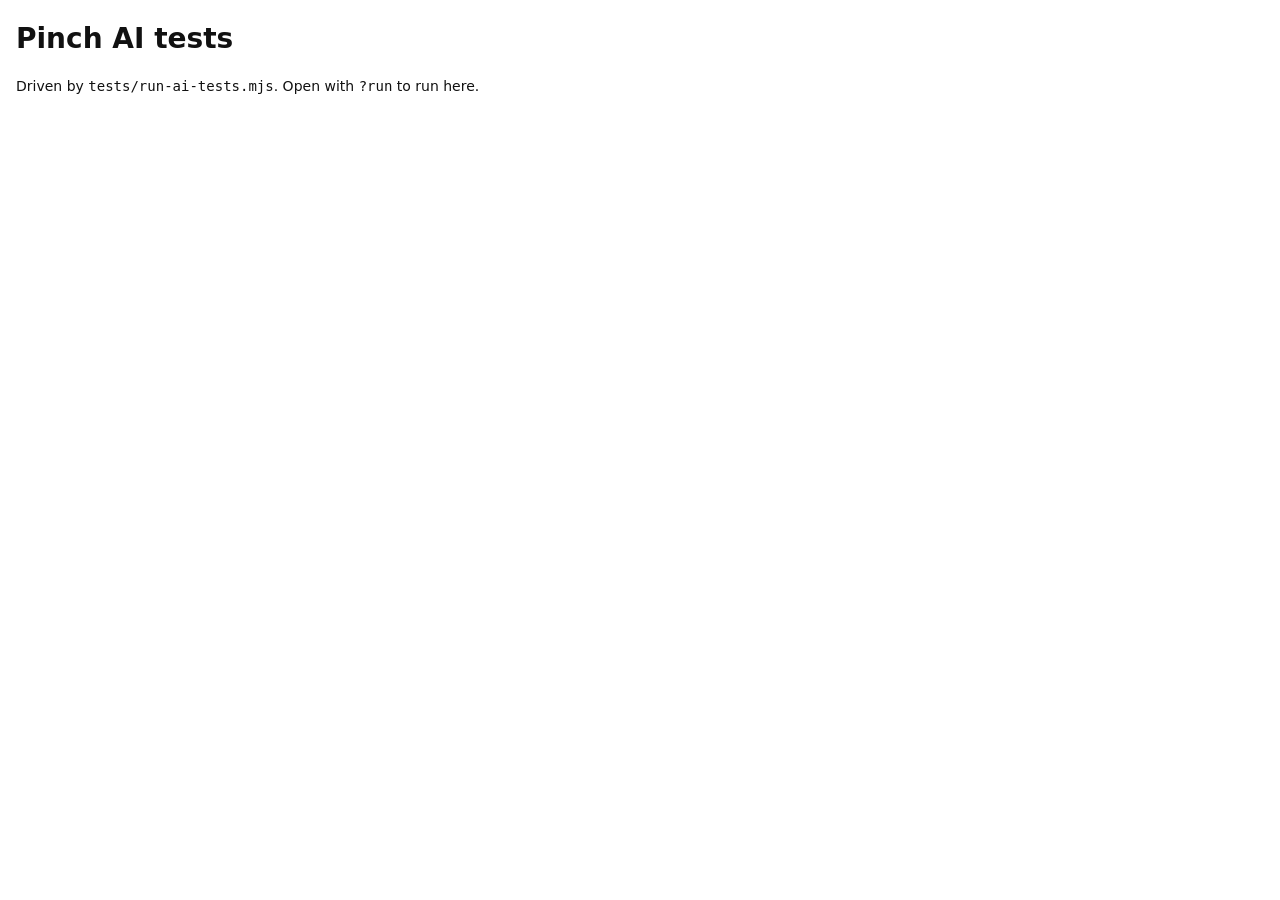
<file: tests/ai.html>
<!doctype html>
<html lang="en">
<head>
<meta charset="utf-8">
<meta name="viewport" content="width=device-width, initial-scale=1">
<title>Pinch AI tests</title>
<link rel="icon" href="data:,">
<style>
  body { font: 14px/1.4 system-ui, sans-serif; margin: 16px; background: #fff; color: #111; }
  pre { white-space: pre-wrap; }
</style>
<script src="../ai/ai.js"></script>
</head>
<body>
<h1>Pinch AI tests</h1>
<p>Driven by <code>tests/run-ai-tests.mjs</code>. Open with <code>?run</code> to run here.</p>
<pre id="log"></pre>
<script type="module">
import { resample } from '../ai/resample.js';

const log = (s) => { document.getElementById('log').textContent += s + '\n'; };

function canvasOf(w, h) { const c = document.createElement('canvas'); c.width = w; c.height = h; return c; }
const toBlob = (c, type = 'image/png') => new Promise((r) => c.toBlob(r, type));

async function pixels(blob) {
  const bmp = await createImageBitmap(blob, { premultiplyAlpha: 'none' });
  const c = canvasOf(bmp.width, bmp.height);
  const ctx = c.getContext('2d', { willReadFrequently: true });
  ctx.drawImage(bmp, 0, 0);
  return { w: bmp.width, h: bmp.height, data: ctx.getImageData(0, 0, bmp.width, bmp.height).data };
}

// 320x213 crop of the lake sample at native resolution: treeline, gorse and rocky shore.
async function sampleCrop() {
  const res = await fetch('../assets/samples/p989.jpg');
  const bmp = await createImageBitmap(await res.blob());
  const c = canvasOf(320, 213);
  c.getContext('2d').drawImage(bmp, 560, 1180, 320, 213, 0, 0, 320, 213);
  return toBlob(c);
}

// 96x64 PNG: transparent background, an opaque disc with a soft edge, and a half-transparent bar.
async function alphaPng() {
  const c = canvasOf(96, 64);
  const ctx = c.getContext('2d');
  const g = ctx.createRadialGradient(40, 32, 18, 40, 32, 26);
  g.addColorStop(0, 'rgba(230,80,30,1)');
  g.addColorStop(1, 'rgba(230,80,30,0)');
  ctx.fillStyle = g;
  ctx.beginPath(); ctx.arc(40, 32, 26, 0, Math.PI * 2); ctx.fill();
  ctx.fillStyle = 'rgba(20,90,220,0.5)';
  ctx.fillRect(70, 8, 16, 48);
  ctx.fillStyle = '#ffffff';
  ctx.font = 'bold 14px sans-serif';
  ctx.fillText('Pi', 32, 37);
  return toBlob(c);
}

async function bigBlank(w, h) { return toBlob(canvasOf(w, h)); }

function alphaAt(p, x, y) { return p.data[(y * p.w + x) * 4 + 3]; }

function lanczosUp(p, s) {
  const out = resample(p.data, p.w, p.h, 4, p.w * s, p.h * s);
  return new Uint8ClampedArray(out);
}

async function upscaleTimed(blob, scale, backend) {
  const fractions = [];
  const labels = new Set();
  const t0 = performance.now();
  const out = await PinchAI.upscale(blob, { scale, backend, onProgress: (f, l) => { fractions.push(f); labels.add(l); } });
  const ms = Math.round(performance.now() - t0);
  const p = await pixels(out);
  return {
    type: out.type, bytes: out.size, w: p.w, h: p.h, ms, p,
    progressEnd: fractions[fractions.length - 1], progressCount: fractions.length,
    monotonic: fractions.every((f, i) => i === 0 || f >= fractions[i - 1]),
    labels: [...labels], run: PinchAI.lastRun
  };
}

function strip(r) { const { p, ...rest } = r; return rest; }

// Mean absolute difference of alpha between AI output and a Lanczos upscale of the input alpha.
function alphaDiff(out, ref, s) {
  const up = lanczosUp(ref, s);
  let sum = 0, max = 0;
  for (let i = 3; i < up.length; i += 4) { const d = Math.abs(up[i] - out.data[i]); sum += d; if (d > max) max = d; }
  return { mean: +(sum / (up.length / 4)).toFixed(3), max };
}

// Gradient energy: higher means more fine detail / sharper edges.
function sharpness(data, w, h) {
  let s = 0;
  for (let y = 1; y < h - 1; y++) for (let x = 1; x < w - 1; x++) {
    const i = (y * w + x) * 4;
    const l = (k) => 0.299 * data[k] + 0.587 * data[k + 1] + 0.114 * data[k + 2];
    const gx = l(i + 4) - l(i - 4), gy = l(i + w * 4) - l(i - w * 4);
    s += gx * gx + gy * gy;
  }
  return +(s / ((w - 2) * (h - 2))).toFixed(1);
}

async function compareImage(cropBlob, aiBlob) {
  const src = await pixels(cropBlob);
  const ai = await pixels(aiBlob);
  const S = 4;
  // Region of the x4 output shown at 1:1 (source region 100x80 at 110,60).
  const rx = 110, ry = 60, rw = 100, rh = 80;
  const W = rw * S, H = rh * S, gap = 12, top = 28;
  const lz = lanczosUp(src, S);
  const panels = [
    ['Nearest neighbour', (x, y, i) => { const j = ((ry + (y / S | 0)) * src.w + rx + (x / S | 0)) * 4; return [src.data[j], src.data[j + 1], src.data[j + 2]]; }],
    ['Lanczos 3', (x, y) => { const j = ((ry * S + y) * src.w * S + rx * S + x) * 4; return [lz[j], lz[j + 1], lz[j + 2]]; }],
    ['AI (Real-ESRGAN)', (x, y) => { const j = ((ry * S + y) * ai.w + rx * S + x) * 4; return [ai.data[j], ai.data[j + 1], ai.data[j + 2]]; }]
  ];
  const c = canvasOf(W * 3 + gap * 2, H + top);
  const ctx = c.getContext('2d');
  ctx.fillStyle = '#fff'; ctx.fillRect(0, 0, c.width, c.height);
  const scores = {};
  panels.forEach(([name, get], k) => {
    const img = ctx.createImageData(W, H);
    for (let y = 0; y < H; y++) for (let x = 0; x < W; x++) {
      const [r, g, b] = get(x, y); const o = (y * W + x) * 4;
      img.data[o] = r; img.data[o + 1] = g; img.data[o + 2] = b; img.data[o + 3] = 255;
    }
    ctx.putImageData(img, k * (W + gap), top);
    scores[name] = sharpness(img.data, W, H);
    ctx.fillStyle = '#111'; ctx.font = '600 16px system-ui, sans-serif';
    ctx.fillText(name + ' (4x)', k * (W + gap) + 4, 19);
  });
  return { dataUrl: c.toDataURL('image/png'), sharpness: scores };
}

window.runAiTests = async function (opts = {}) {
  const backend = opts.backend || 'wasm';
  const R = { backend, available: await PinchAI.available() };
  log('available: ' + JSON.stringify(R.available));
  const crop = await sampleCrop();
  const alpha = await alphaPng();
  const alphaPx = await pixels(alpha);

  // Cold start (engine + model) is included in the first run.
  const x4 = await upscaleTimed(crop, 4, backend);
  R.photo_x4 = strip(x4); log('photo x4: ' + JSON.stringify(R.photo_x4));
  const x2 = await upscaleTimed(crop, 2, backend);
  R.photo_x2 = strip(x2); log('photo x2: ' + JSON.stringify(R.photo_x2));
  R.cachedAfterRun = !!(await (await caches.open('pinch-ai-v1')).match(new URL('../ai/models/realesr-general-x4v3.onnx', location.href).href));

  for (const s of [2, 4]) {
    const r = await upscaleTimed(alpha, s, backend);
    const corner = alphaAt(r.p, 1, 1);
    const centre = alphaAt(r.p, 40 * s, 32 * s);
    const bar = alphaAt(r.p, 78 * s, 30 * s);
    const ci = (32 * s * r.p.w + 40 * s) * 4;
    R['alpha_x' + s] = {
      ...strip(r), cornerAlpha: corner, centreAlpha: centre, barAlpha: bar,
      inputBarAlpha: alphaAt(alphaPx, 78, 30),
      centreRGB: [r.p.data[ci], r.p.data[ci + 1], r.p.data[ci + 2]],
      alphaVsLanczos: alphaDiff(r.p, alphaPx, s)
    };
    log(`alpha x${s}: ` + JSON.stringify(R['alpha_x' + s]));
  }

  // Cancel: abort as soon as the first tile is under way.
  {
    const ctrl = new AbortController();
    let abortedAt = 0, errName = null, sawTile = false;
    const t0 = performance.now();
    try {
      await PinchAI.upscale(crop, {
        scale: 4, backend, signal: ctrl.signal,
        onProgress: (f, l) => { if (!sawTile && /tile/i.test(l)) { sawTile = true; abortedAt = performance.now(); ctrl.abort(); } }
      });
    } catch (e) { errName = e.name; }
    const rejectMs = Math.round(performance.now() - abortedAt);
    // Still works afterwards (fresh worker, model from cache).
    const after = await upscaleTimed(alpha, 2, backend);
    R.cancel = { errName, sawTile, rejectMsAfterAbort: rejectMs, totalMs: Math.round(performance.now() - t0), afterwardsOk: after.w === 192 && after.h === 128, afterwardsMs: after.ms };
    log('cancel: ' + JSON.stringify(R.cancel));
  }
  // Pre-aborted signal.
  {
    const ctrl = new AbortController(); ctrl.abort();
    let name = null; try { await PinchAI.upscale(alpha, { scale: 2, signal: ctrl.signal }); } catch (e) { name = e.name; }
    R.preAborted = name;
  }
  // Size cap.
  {
    const big = await bigBlank(1100, 1000);
    let err = null; try { await PinchAI.upscale(big, { scale: 4, backend }); } catch (e) { err = { name: e.name, code: e.code, message: e.message }; }
    R.tooLarge = err; log('too large: ' + JSON.stringify(err));
    let ok2 = null; // the same image fits at 2x? 2200x2000 = 4.4 MP: allowed (not run, just checked by the cap maths)
    R.tooLargeHint2x = !!(err && /Try 2x/.test(err.message));
  }
  // Bad scale.
  { let n = null; try { await PinchAI.upscale(alpha, { scale: 3 }); } catch (e) { n = e.name; } R.badScale = n; }

  const cmp = await compareImage(crop, await PinchAI.upscale(crop, { scale: 4, backend }));
  R.compareSharpness = cmp.sharpness;
  R.compareDataUrl = cmp.dataUrl;
  log('sharpness: ' + JSON.stringify(cmp.sharpness));
  return R;
};

// Times one backend on the crop (cold = engine start + model + run), then checks its x4 output
// against the WASM backend's output for the same input.
window.timeBackend = async function (backend) {
  const crop = await sampleCrop();
  const cold = await upscaleTimed(crop, 4, backend);
  const warm = await upscaleTimed(crop, 4, backend);
  const x2 = await upscaleTimed(crop, 2, backend);
  const ref = backend === 'wasm' ? warm : await upscaleTimed(crop, 4, 'wasm');
  let sum = 0, max = 0;
  for (let i = 0; i < ref.p.data.length; i++) { if ((i & 3) === 3) continue; const d = Math.abs(ref.p.data[i] - warm.p.data[i]); sum += d; if (d > max) max = d; }
  return { backend, cold_x4: strip(cold), warm_x4: strip(warm), warm_x2: strip(x2), vsWasm: { mean: +(sum / (ref.p.data.length * 0.75)).toFixed(3), max } };
};

if (location.search.includes('run')) runAiTests().then((r) => log('done'), (e) => log('FAILED ' + e.stack));
</script>
</body>
</html>
</file>
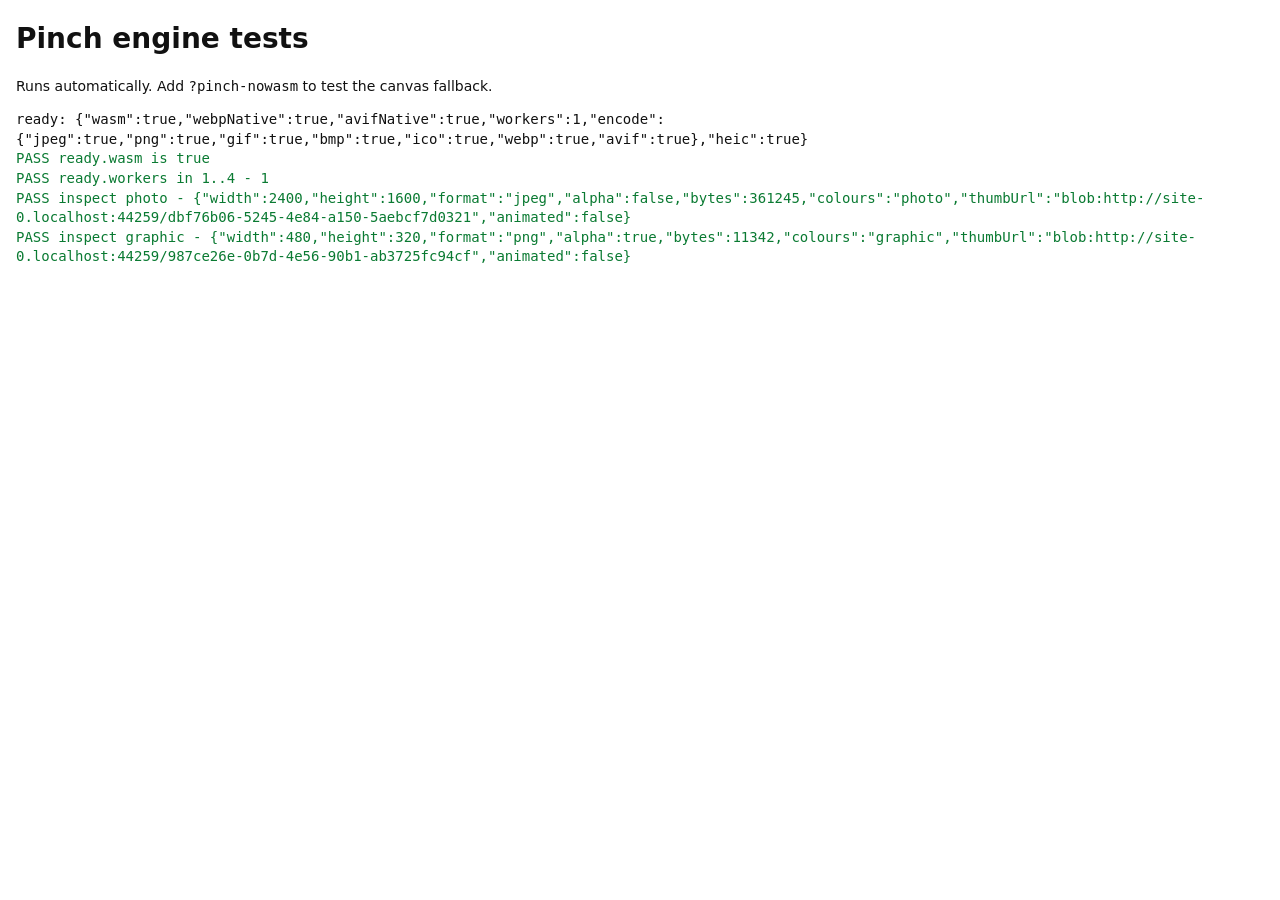
<file: tests/engine.html>
<!doctype html>
<html lang="en">
<head>
<meta charset="utf-8">
<meta name="viewport" content="width=device-width, initial-scale=1">
<title>Pinch engine tests</title>
<style>
  body { font: 14px/1.4 system-ui, sans-serif; margin: 16px; background: #fff; color: #111; }
  .pass { color: #0a7a32; } .fail { color: #b3261e; font-weight: 600; }
  pre { white-space: pre-wrap; }
</style>
</head>
<body>
<h1>Pinch engine tests</h1>
<p>Runs automatically. Add <code>?pinch-nowasm</code> to test the canvas fallback.</p>
<pre id="log"></pre>
<script src="../engine.js"></script>
<script src="engine-tests.js"></script>
</body>
</html>
</file>
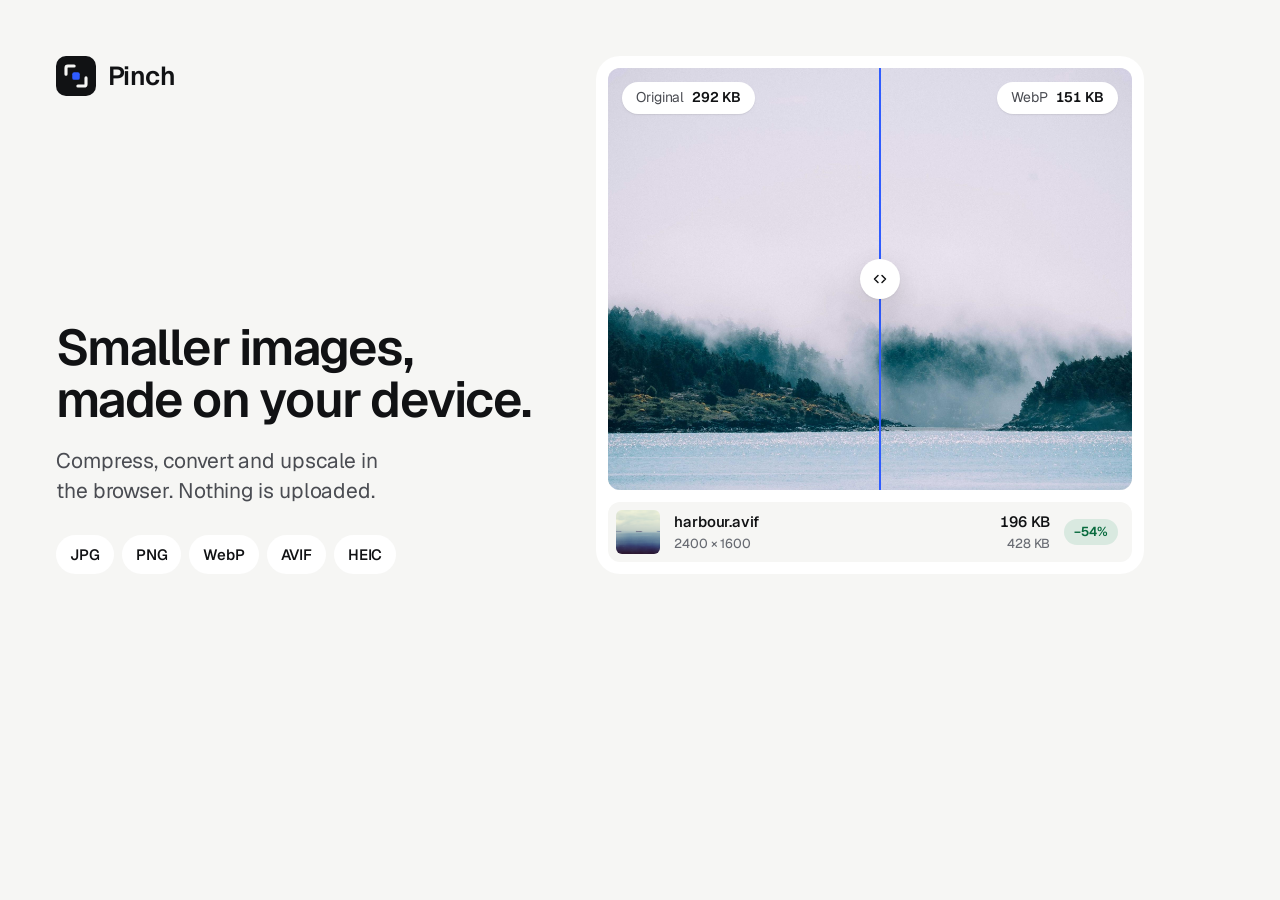
<file: tests/og.html>
<!doctype html>
<html lang="en" data-theme="light">
<head>
<meta charset="utf-8">
<title>Pinch OG image</title>
<!-- Source for assets/og-image.jpg (1200 x 630). Screenshot this page at 1200 x 630. -->
<link rel="stylesheet" href="../tokens.css">
<style>
  html, body { width: 1200px; height: 630px; overflow: hidden; }
  body { display: grid; grid-template-columns: 500px 1fr; gap: 40px; padding: 56px; background: var(--bg); }
  .copy { display: flex; flex-direction: column; }
  .brand { display: flex; align-items: center; gap: 12px; font-size: 26px; font-weight: 600; letter-spacing: -0.02em; }
  .brand svg { width: 40px; height: 40px; }
  h1 { margin-top: auto; font-size: 50px; line-height: 1.04; letter-spacing: var(--tracking-display); }
  p { margin-top: 20px; font-size: 21px; color: var(--ink-2); line-height: 1.45; max-width: 25ch; }
  .facts { display: flex; gap: 8px; margin-top: 28px; }
  .facts span { padding: 8px 14px; border-radius: var(--r-full); background: var(--bg-raised); font-size: 15px; font-weight: 550; }
  .tile { display: flex; flex-direction: column; gap: 12px; padding: 12px; border-radius: var(--r-xl); background: var(--bg-raised); }
  .stage { position: relative; flex: 1; border-radius: var(--r-md); overflow: hidden; background: var(--stage); }
  .stage img { position: absolute; inset: 0; width: 100%; height: 100%; object-fit: cover; }
  .line { position: absolute; top: 0; bottom: 0; left: 52%; width: 2px; margin-left: -1px; background: var(--accent); }
  .handle { position: absolute; top: 50%; left: 50%; width: 40px; height: 40px; border-radius: 50%; transform: translate(-50%, -50%); background: var(--bg-raised); box-shadow: var(--shadow-float); display: grid; place-items: center; }
  .handle svg { width: 20px; height: 20px; fill: none; stroke: var(--ink); stroke-width: 1.5; stroke-linecap: round; stroke-linejoin: round; }
  .chip { position: absolute; top: 14px; display: flex; gap: 8px; align-items: center; height: 32px; padding: 0 14px; border-radius: var(--r-full); background: var(--bg-raised); font-size: 14px; color: var(--ink-2); box-shadow: var(--shadow-panel); }
  .chip b { color: var(--ink); font-weight: 600; font-variant-numeric: tabular-nums; }
  .l { left: 14px; } .r { right: 14px; }
  .row { display: grid; grid-template-columns: 44px 1fr auto auto; gap: 14px; align-items: center; padding: 8px 14px 8px 8px; border-radius: var(--r-md); background: var(--bg); font-size: 15px; }
  .row img { width: 44px; height: 44px; border-radius: var(--r-xs); object-fit: cover; }
  .row .n { font-weight: 550; display: grid; } .row .n small { font-size: 13px; color: var(--ink-3); font-weight: 450; }
  .row .s { display: grid; justify-items: end; font-variant-numeric: tabular-nums; font-weight: 550; } .row .s small { font-size: 13px; color: var(--ink-3); font-weight: 450; }
  .d { padding: 3px 10px; border-radius: var(--r-full); background: var(--good-soft); color: var(--good); font-weight: 600; font-size: 13px; font-variant-numeric: tabular-nums; }
</style>
</head>
<body>
  <div class="copy">
    <div class="brand">
      <svg viewBox="0 0 32 32" aria-hidden="true"><rect width="32" height="32" rx="8" fill="#111214"/><path d="M8 14.5V9.5A1.5 1.5 0 0 1 9.5 8h5M24 17.5v5a1.5 1.5 0 0 1-1.5 1.5h-5" fill="none" stroke="#f6f6f4" stroke-width="2.5" stroke-linecap="round" stroke-linejoin="round"/><rect x="13" y="13" width="6" height="6" rx="1.5" fill="#2f5cff"/></svg>
      Pinch
    </div>
    <h1>Smaller images,<br>made on your device.</h1>
    <p>Compress, convert and upscale in the browser. Nothing is uploaded.</p>
    <div class="facts"><span>JPG</span><span>PNG</span><span>WebP</span><span>AVIF</span><span>HEIC</span></div>
  </div>
  <div class="tile">
    <div class="stage">
      <img src="../assets/samples/p989.jpg" alt="">
      <div class="line"><span class="handle"><svg viewBox="0 0 20 20"><path d="M8 6.5 4.5 10 8 13.5M12 6.5l3.5 3.5-3.5 3.5"/></svg></span></div>
      <span class="chip l">Original <b>292 KB</b></span>
      <span class="chip r">WebP <b>151 KB</b></span>
    </div>
    <div class="row">
      <img src="../assets/samples/p266.jpg" alt="">
      <span class="n">harbour.avif<small>2400 × 1600</small></span>
      <span class="s">196 KB<small>428 KB</small></span>
      <span class="d">−54%</span>
    </div>
  </div>
</body>
</html>
</file>
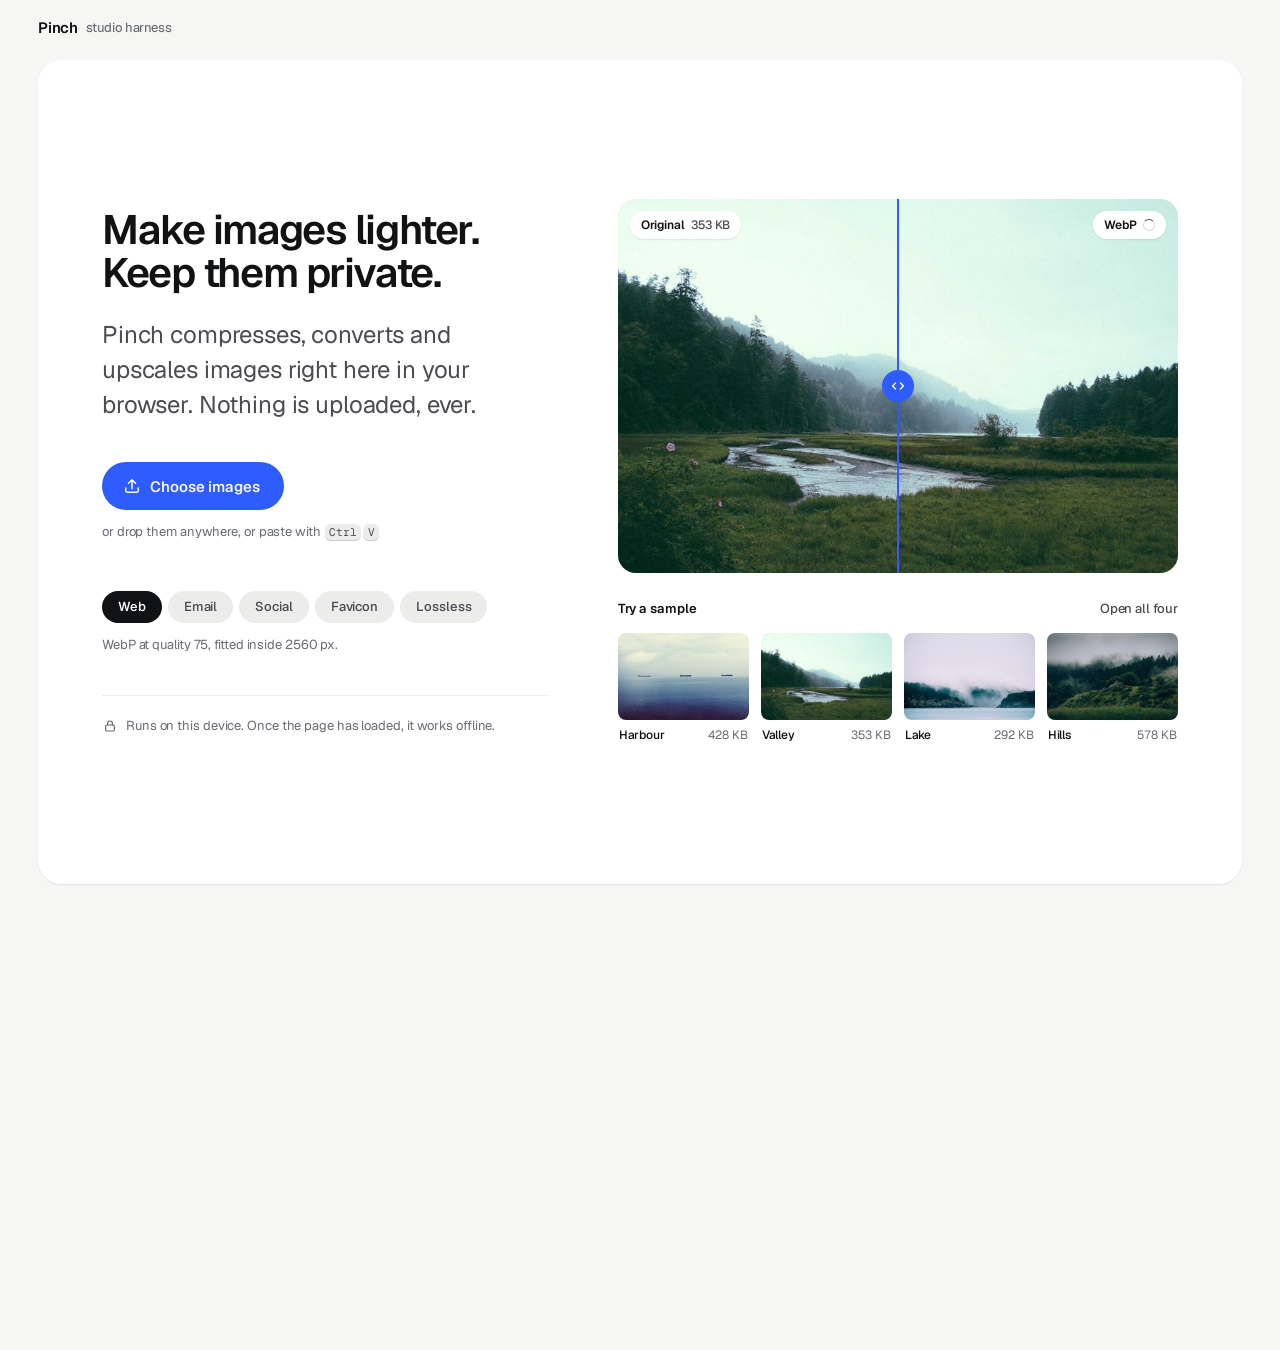
<file: tests/studio.html>
<!doctype html>
<html lang="en">
<head>
<meta charset="utf-8">
<meta name="viewport" content="width=device-width, initial-scale=1, viewport-fit=cover">
<title>Pinch studio harness</title>
<script>
  // ?theme=light|dark mirrors the landing page's theme toggle (data-theme on <html>)
  (function () { var m = /[?&]theme=(light|dark)/.exec(location.search); if (m) document.documentElement.dataset.theme = m[1]; })();
</script>
<link rel="stylesheet" href="../tokens.css">
<link rel="stylesheet" href="../app.css">
<style>
  /* stand-in for the landing agent's 56px top bar, so the studio sits where it will on the real page */
  .harness-bar { position: sticky; top: 0; z-index: 50; height: 56px; display: flex; align-items: center; gap: 8px; padding: 0 var(--gutter); background: var(--bg); font-weight: 600; letter-spacing: var(--tracking-title); }
  .harness-bar small { font-weight: 450; color: var(--ink-3); font-size: var(--text-sm); }
  .harness-after { height: 50vh; }
</style>
</head>
<body>
<header class="harness-bar">Pinch <small>studio harness</small></header>
<main>
  <section id="studio" aria-label="Pinch studio"></section>
  <div class="harness-after"></div>
</main>
<script src="../engine.js"></script>
<script src="../ai/ai.js" defer onerror="this.remove()"></script>
<script src="../app.js" defer></script>
</body>
</html>
</file>
<file: tokens.css>
/* Pinch design system: tokens, fonts, base elements.
   Every colour, size, radius and timing used in app.css and site.css comes from here.
   Fonts are self-hosted (assets/fonts, SIL OFL 1.1). No CDN. */

@font-face {
  font-family: "Geist";
  src: url("assets/fonts/Geist-Variable.woff2") format("woff2");
  font-weight: 100 900;
  font-style: normal;
  font-display: swap;
}
@font-face {
  font-family: "Geist Mono";
  src: url("assets/fonts/GeistMono-Variable.woff2") format("woff2");
  font-weight: 100 900;
  font-style: normal;
  font-display: swap;
}

/* ---------- light (default) ---------- */
:root {
  color-scheme: light;

  /* surfaces: a quiet stack, separated by tone, never by heavy borders */
  --bg: #f6f6f4;            /* page */
  --bg-raised: #ffffff;     /* panels, cards, the stage */
  --bg-sunken: #ececea;     /* wells, inputs, segmented tracks */
  --bg-hover: #e4e4e1;
  --line: rgba(17, 18, 20, 0.08);     /* hairline only inside UI controls */
  --line-strong: rgba(17, 18, 20, 0.14);

  /* ink */
  --ink: #111214;
  --ink-2: #4a4c52;         /* secondary text */
  --ink-3: #686b72;         /* tertiary, placeholders (4.5:1 on --bg-sunken) */
  --ink-inverse: #ffffff;

  /* one accent: signal blue. It marks the primary action, focus and the compare divider. */
  --accent: #2f5cff;
  --accent-hover: #2149e6;
  --accent-ink: #ffffff;
  --accent-soft: rgba(47, 92, 255, 0.10);

  /* meaning, separate from the accent */
  --good: #076a3d;          /* good, warn, bad: 4.5:1 as text on their own tint, even on --bg-hover */
  --good-soft: rgba(15, 138, 82, 0.12);
  --warn: #8f4b00;
  --warn-soft: rgba(178, 94, 0, 0.12);
  --bad: #ad2020;
  --bad-soft: rgba(209, 47, 47, 0.10);

  /* the stage behind images: a neutral checkerboard shows transparency */
  --stage: #e9e9e6;
  --check-a: #e9e9e6;
  --check-b: #dededa;

  /* elevation: only for things that float above the page (popovers, dialogs, the dragged file) */
  --shadow-float: 0 1px 2px rgba(17, 18, 20, 0.06), 0 8px 24px rgba(17, 18, 20, 0.10), 0 24px 64px rgba(17, 18, 20, 0.08);
  --shadow-panel: 0 1px 0 rgba(17, 18, 20, 0.04), 0 1px 3px rgba(17, 18, 20, 0.05);

  /* type */
  --font: "Geist", ui-sans-serif, -apple-system, "Segoe UI", system-ui, sans-serif;
  --font-mono: "Geist Mono", ui-monospace, "SF Mono", Consolas, monospace;   /* keyboard keys and file sizes in tight UI only */

  --text-xs: 0.75rem;      /* 12  captions in dense UI */
  --text-sm: 0.8125rem;    /* 13  UI labels */
  --text-base: 0.9375rem;  /* 15  UI body */
  --text-md: 1.0625rem;    /* 17  reading text */
  --text-lg: clamp(1.25rem, 1.1rem + 0.5vw, 1.5rem);        /* 20-24 lead */
  --text-xl: clamp(1.75rem, 1.3rem + 1.6vw, 2.75rem);       /* 28-44 section titles */
  --text-2xl: clamp(2.5rem, 1.4rem + 4.2vw, 5.25rem);       /* 40-84 page title */

  --leading-tight: 1.04;
  --leading-snug: 1.25;
  --leading-body: 1.55;
  --tracking-display: -0.035em;
  --tracking-title: -0.025em;
  --tracking-ui: -0.006em;

  /* space: 4px grid */
  --s-1: 4px; --s-2: 8px; --s-3: 12px; --s-4: 16px; --s-5: 20px; --s-6: 24px;
  --s-8: 32px; --s-10: 40px; --s-12: 48px; --s-16: 64px; --s-20: 80px; --s-24: 96px; --s-32: 128px;
  --gutter: clamp(16px, 3vw, 40px);       /* page side margin */
  --content: 1240px;                       /* widest content column */

  /* shape: one family of radii, nested so inner = outer - padding */
  --r-xs: 6px; --r-sm: 8px; --r-md: 12px; --r-lg: 18px; --r-xl: 24px; --r-full: 999px;

  /* motion */
  --ease-out: cubic-bezier(0.22, 1, 0.36, 1);
  --ease-in-out: cubic-bezier(0.65, 0, 0.35, 1);
  --ease-spring: cubic-bezier(0.34, 1.4, 0.64, 1);
  --t-fast: 120ms; --t-base: 200ms; --t-slow: 420ms;

  --focus: 0 0 0 3px var(--bg-raised), 0 0 0 5px var(--accent);
}

/* ---------- dark ---------- */
@media (prefers-color-scheme: dark) {
  :root:not([data-theme="light"]) {
    color-scheme: dark;
    --bg: #0c0d0f;
    --bg-raised: #16171a;
    --bg-sunken: #0f1012;
    --bg-hover: #222328;
    --line: rgba(255, 255, 255, 0.07);
    --line-strong: rgba(255, 255, 255, 0.13);
    --ink: #f3f3f2;
    --ink-2: #a9abb1;
    --ink-3: #8a8c93;
    --ink-inverse: #0c0d0f;
    --accent: #4566ff;
    --accent-hover: #3f62ff;
    --accent-ink: #ffffff;
    --accent-soft: rgba(92, 125, 255, 0.16);
    --good: #3ccf8e; --good-soft: rgba(60, 207, 142, 0.14);
    --warn: #f0a23b; --warn-soft: rgba(240, 162, 59, 0.14);
    --bad: #ff6b6b; --bad-soft: rgba(255, 107, 107, 0.14);
    --stage: #101113; --check-a: #141518; --check-b: #1b1c20;
    --shadow-float: 0 1px 2px rgba(0, 0, 0, 0.5), 0 12px 32px rgba(0, 0, 0, 0.45), 0 32px 80px rgba(0, 0, 0, 0.35);
    --shadow-panel: 0 0 0 1px rgba(255, 255, 255, 0.05);
  }
}
:root[data-theme="dark"] {
  color-scheme: dark;
  --bg: #0c0d0f;
  --bg-raised: #16171a;
  --bg-sunken: #0f1012;
  --bg-hover: #222328;
  --line: rgba(255, 255, 255, 0.07);
  --line-strong: rgba(255, 255, 255, 0.13);
  --ink: #f3f3f2;
  --ink-2: #a9abb1;
  --ink-3: #8a8c93;
  --ink-inverse: #0c0d0f;
  --accent: #4566ff;
  --accent-hover: #3f62ff;
  --accent-ink: #ffffff;
  --accent-soft: rgba(92, 125, 255, 0.16);
  --good: #3ccf8e; --good-soft: rgba(60, 207, 142, 0.14);
  --warn: #f0a23b; --warn-soft: rgba(240, 162, 59, 0.14);
  --bad: #ff6b6b; --bad-soft: rgba(255, 107, 107, 0.14);
  --stage: #101113; --check-a: #141518; --check-b: #1b1c20;
  --shadow-float: 0 1px 2px rgba(0, 0, 0, 0.5), 0 12px 32px rgba(0, 0, 0, 0.45), 0 32px 80px rgba(0, 0, 0, 0.35);
  --shadow-panel: 0 0 0 1px rgba(255, 255, 255, 0.05);
}

/* ---------- base ---------- */
*, *::before, *::after { box-sizing: border-box; }
html { -webkit-text-size-adjust: 100%; text-size-adjust: 100%; scroll-padding-top: 72px; }
body {
  margin: 0; background: var(--bg); color: var(--ink);
  font-family: var(--font); font-size: var(--text-base); line-height: var(--leading-body);
  letter-spacing: var(--tracking-ui); font-feature-settings: "ss01", "cv11";
  -webkit-font-smoothing: antialiased; -moz-osx-font-smoothing: grayscale; text-rendering: optimizeLegibility;
  overflow-x: clip;
}
h1, h2, h3, h4, p, figure, blockquote, ul, ol, dl, dd { margin: 0; }
ul[class], ol[class] { padding: 0; list-style: none; }
img, svg, video, canvas { display: block; max-width: 100%; }
button, input, select, textarea { font: inherit; color: inherit; letter-spacing: inherit; }
button { background: none; border: 0; padding: 0; cursor: pointer; }
a { color: inherit; }
h1, h2, h3 { font-weight: 600; text-wrap: balance; letter-spacing: var(--tracking-title); line-height: var(--leading-snug); }
p { text-wrap: pretty; }
::selection { background: var(--accent-soft); color: var(--ink); }
:focus-visible { outline: none; box-shadow: var(--focus); border-radius: var(--r-xs); }
[hidden] { display: none !important; }
.num { font-variant-numeric: tabular-nums; }
.vh { position: absolute !important; width: 1px; height: 1px; overflow: hidden; clip: rect(0 0 0 0); white-space: nowrap; }
kbd { font-family: var(--font-mono); font-size: 0.85em; padding: 0.1em 0.4em; border-radius: var(--r-xs); background: var(--bg-sunken); box-shadow: inset 0 -1px 0 var(--line-strong); }

/* ---------- shared controls ---------- */
.btn {
  --h: 36px;
  display: inline-flex; align-items: center; justify-content: center; gap: var(--s-2);
  height: var(--h); padding: 0 var(--s-4); border-radius: var(--r-full);
  font-size: var(--text-sm); font-weight: 550; white-space: nowrap; text-decoration: none;
  transition: background-color var(--t-fast), color var(--t-fast), transform var(--t-fast) var(--ease-out), box-shadow var(--t-fast);
  -webkit-tap-highlight-color: transparent;
}
.btn:active { transform: scale(0.97); }
.btn[disabled] { opacity: 0.4; pointer-events: none; }
.btn-primary { background: var(--accent); color: var(--accent-ink); }
.btn-primary:hover { background: var(--accent-hover); }
.btn-ink { background: var(--ink); color: var(--ink-inverse); }
.btn-ink:hover { opacity: 0.88; }
.btn-quiet { background: var(--bg-sunken); color: var(--ink); }
.btn-quiet:hover { background: var(--bg-hover); }
.btn-ghost { color: var(--ink-2); }
.btn-ghost:hover { background: var(--bg-sunken); color: var(--ink); }
.btn-lg { --h: 48px; padding: 0 var(--s-6); font-size: var(--text-base); }
.btn-icon { width: var(--h); padding: 0; }

@media (prefers-reduced-motion: reduce) {
  *, *::before, *::after { animation-duration: 1ms !important; animation-iteration-count: 1 !important; transition-duration: 1ms !important; scroll-behavior: auto !important; }
}
</file>
<file: app.css>
/* Pinch studio. Everything here is scoped to #studio and uses only tokens.css values.
   Layout: empty state (one stage that is the drop target) and the workspace
   (files | compare stage | inspector, with a bar underneath). Phones get a stage,
   a horizontal file strip and the inspector as a bottom sheet. */

#studio { position: relative; }
/* Hold the studio's first-screen height until app.js fills it, so the landing below never jumps (CLS). */
#studio:empty { min-height: calc(100svh - 56px); }

.ps {
  /* local aliases built from tokens, so dark mode only has to swap a few */
  --seg-on: var(--bg-raised);
  --knob: var(--bg-raised);
  --hover-soft: color-mix(in srgb, var(--bg-sunken) 55%, transparent);
  --bar-h: 60px;

  position: relative;
  display: flex;
  flex-direction: column;
  height: calc(100svh - 56px);
  min-height: 600px;
  padding: var(--s-1) var(--gutter) var(--s-4);
  color: var(--ink);
  font-size: var(--text-base);
}
/* The empty state grows with its content (tablets and phones can be taller than one screen);
   the workspace stays exactly one screen high. */
.ps[data-view="empty"] { height: auto; min-height: calc(100svh - 56px); }
@media (prefers-color-scheme: dark) {
  :root:not([data-theme="light"]) .ps { --seg-on: var(--bg-hover); --knob: var(--ink); }
}
:root[data-theme="dark"] .ps { --seg-on: var(--bg-hover); --knob: var(--ink); }

.ps .ps-i { width: 20px; height: 20px; flex: none; }
.ps .num, .ps output, .ps-pct, .ps-input { font-variant-numeric: tabular-nums; }

/* ------------------------------------------------------------------ empty state */
.ps-empty { flex: 1; display: flex; min-height: 0; animation: ps-in var(--t-slow) var(--ease-out) both; }
/* The first screen paints at once: a fade from opacity 0 would hide the hero from LCP until the demo image arrives. */
.ps-empty.is-first { animation: none; }
.ps-hero {
  position: relative;
  flex: 1;
  min-height: 0;
  display: grid;
  grid-template-columns: minmax(0, 1fr) minmax(0, min(560px, calc((100svh - 392px) * 1.5)));
  column-gap: clamp(40px, 5.5vw, 96px);
  align-items: center;
  padding: clamp(32px, 4.6vw, 72px) clamp(32px, 5vw, 80px);
  background: var(--bg-raised);
  border-radius: var(--r-xl);
  box-shadow: var(--shadow-panel);
  transition: box-shadow var(--t-base) var(--ease-out);
}
.ps-hero-copy { container-type: inline-size; min-width: 0; max-width: 640px; }
.ps-h1 {
  font-size: min(calc(var(--text-2xl) * 0.86), 9.2cqi);
  font-weight: 600;
  line-height: var(--leading-tight);
  letter-spacing: var(--tracking-display);
  text-wrap: balance;
}
.ps-lede {
  margin-top: var(--s-6);
  max-width: 27em;
  font-size: var(--text-lg);
  line-height: 1.45;
  color: var(--ink-2);
  letter-spacing: var(--tracking-ui);
}
.ps-cta { margin-top: var(--s-10); display: flex; align-items: center; flex-wrap: wrap; gap: var(--s-3) var(--s-5); }
.ps-open .ps-i { margin-left: -4px; }
.ps-hint { font-size: var(--text-sm); color: var(--ink-3); }
.ps-hint kbd { margin: 0 1px; color: var(--ink-2); }
.ps-hint-touch { display: none; }
@media (pointer: coarse) {
  .ps-hint-desk { display: none; }
  .ps-hint-touch { display: inline; }
}
.ps-hero-presets { margin-top: var(--s-12); }
.ps-preset-note { margin-top: var(--s-3); min-height: 1.45em; font-size: var(--text-sm); color: var(--ink-3); }

/* preset chips (shared by the hero and the inspector) */
.ps-chips { display: flex; flex-wrap: wrap; gap: 6px; }
.ps-chip-opt { position: relative; display: block; }
.ps-chip-opt span {
  display: flex; align-items: center; justify-content: center;
  height: 32px; padding: 0 var(--s-4);
  border-radius: var(--r-full);
  background: var(--bg-sunken);
  color: var(--ink-2);
  font-size: var(--text-sm); font-weight: 520;
  white-space: nowrap; cursor: pointer;
  transition: background-color var(--t-fast), color var(--t-fast), transform var(--t-fast) var(--ease-out);
}
.ps-chip-opt:hover span { background: var(--bg-hover); color: var(--ink); }
.ps-chip-opt input:checked + span { background: var(--ink); color: var(--ink-inverse); }
.ps-chip-opt input:focus-visible + span { box-shadow: var(--focus); }
.ps-chip-opt:active span { transform: scale(0.97); }

/* showcase: the live preview and the samples */
.ps-show { display: flex; flex-direction: column; gap: var(--s-6); min-width: 0; }
.ps-demo {
  --split: 0.5;
  position: relative; margin: 0;
  aspect-ratio: 3 / 2; overflow: hidden;
  border-radius: var(--r-lg);
  background: var(--stage);
  cursor: ew-resize; touch-action: pan-y; user-select: none; -webkit-user-select: none;
}
.ps-demo-a, .ps-demo-b img { position: absolute; inset: 0; width: 100%; height: 100%; max-width: none; object-fit: cover; }
.ps-demo-b { position: absolute; inset: 0; clip-path: inset(0 0 0 calc(var(--split) * 100%)); }
.ps-demo-b img { transition: opacity var(--t-base) var(--ease-out); }
.ps-demo-b img:not([src]) { opacity: 0; }
.ps-demo.is-contain .ps-demo-b { background-color: var(--check-a); background-image: conic-gradient(var(--check-b) 25%, transparent 0 50%, var(--check-b) 0 75%, transparent 0); background-size: 16px 16px; }
.ps-demo.is-contain .ps-demo-b img { object-fit: contain; }
.ps-demo .ps-split { cursor: ew-resize; }
.ps-demo .ps-split-knob { width: 32px; height: 32px; margin: -16px 0 0 -16px; }
.ps-demo:hover .ps-split-knob, .ps-demo.is-splitting .ps-split-knob { transform: scale(1.08); }
.ps-demo .ps-tag { top: 12px; }
.ps-demo .ps-tag-a { left: 12px; }
.ps-demo .ps-tag-b { right: 12px; }
.ps-demo .ps-tag .ps-pct { height: 18px; padding: 0 6px; margin-right: -5px; font-size: 11px; }
.ps-demo.tag-a-off .ps-tag-a, .ps-demo.tag-b-off .ps-tag-b { opacity: 0; }
.ps-demo.is-stale .ps-tag-b b { opacity: 0.5; }

/* samples */
.ps-samples { min-width: 0; }
.ps-samples-head { display: flex; align-items: baseline; justify-content: space-between; margin-bottom: var(--s-3); }
.ps-samples-head h2 { font-size: var(--text-sm); font-weight: 600; letter-spacing: var(--tracking-ui); }
.ps-link {
  font-size: var(--text-sm); font-weight: 500; color: var(--ink-2);
  border-radius: var(--r-xs); padding: 2px 4px; margin-right: -4px;
  transition: color var(--t-fast);
}
.ps-link:hover { color: var(--ink); }
.ps-sample-grid { display: grid; grid-template-columns: repeat(4, minmax(0, 1fr)); gap: var(--s-3); }
.ps-sample { display: block; width: 100%; text-align: left; border-radius: var(--r-md); -webkit-tap-highlight-color: transparent; }
.ps-sample-img {
  display: block; aspect-ratio: 3 / 2; overflow: hidden;
  border-radius: var(--r-sm); background: var(--bg-sunken);
  transition: transform var(--t-fast) var(--ease-out);
}
.ps-sample-img img { width: 100%; height: 100%; object-fit: cover; transition: transform var(--t-slow) var(--ease-out); }
.ps-sample:hover .ps-sample-img img { transform: scale(1.035); }
.ps-sample:active .ps-sample-img { transform: scale(0.985); transition: transform var(--t-fast) var(--ease-out); }
.ps-sample-cap { display: flex; justify-content: space-between; gap: var(--s-2); padding: 6px 1px 0; font-size: var(--text-xs); white-space: nowrap; }
.ps-sample-cap > span:first-child { font-weight: 520; }
.ps-sample-cap > span:last-child { color: var(--ink-3); }
.ps-hero-foot {
  display: flex; align-items: center; gap: var(--s-2);
  margin-top: var(--s-10); padding-top: var(--s-5);
  border-top: 1px solid var(--line);
  font-size: var(--text-sm); color: var(--ink-3);
}
.ps-hero-foot .ps-i { width: 16px; height: 16px; }

/* ------------------------------------------------------------------ workspace */
.ps-work {
  flex: 1;
  min-height: 0;
  display: grid;
  grid-template-columns: 272px minmax(0, 1fr) 320px;
  grid-template-rows: minmax(0, 1fr) var(--bar-h);
  grid-template-areas: "files stage insp" "bar bar bar";
  gap: var(--s-3);
  animation: ps-in var(--t-slow) var(--ease-out) both;
}
.ps-files, .ps-insp, .ps-bar {
  background: var(--bg-raised);
  border-radius: var(--r-lg);
  box-shadow: var(--shadow-panel);
}

/* files */
.ps-files { grid-area: files; display: flex; flex-direction: column; min-height: 0; overflow: hidden; }
.ps-files-head { display: flex; align-items: center; justify-content: space-between; padding: 10px 8px 6px 18px; flex: none; }
.ps-files-head h2 { font-size: var(--text-sm); font-weight: 600; letter-spacing: var(--tracking-ui); }
.ps-count { margin-left: 4px; color: var(--ink-3); font-weight: 500; }
.ps-files-add { display: flex; gap: 2px; }
.ps-ibtn {
  display: inline-grid; place-items: center;
  width: 32px; height: 32px; border-radius: var(--r-full);
  color: var(--ink-2);
  transition: background-color var(--t-fast), color var(--t-fast), transform var(--t-fast) var(--ease-out);
}
.ps-ibtn:hover { background: var(--bg-sunken); color: var(--ink); }
.ps-ibtn:active { transform: scale(0.94); }
.ps-ibtn .ps-i { width: 18px; height: 18px; }

.ps-list {
  flex: 1; min-height: 0; overflow-y: auto; overscroll-behavior: contain;
  display: flex; flex-direction: column; gap: 2px;
  padding: 0 6px 6px;
  scrollbar-width: thin; scrollbar-color: var(--line-strong) transparent;
}
.ps-row {
  position: relative; flex: none;
  border-radius: var(--r-md);
  transition: background-color var(--t-fast);
  animation: ps-in var(--t-base) var(--ease-out) both;
}
.ps-row:hover { background: var(--hover-soft); }
.ps-row.is-cur { background: var(--bg-sunken); }
.ps-row-main {
  display: flex; align-items: flex-start; gap: var(--s-3);
  width: 100%; height: 72px; padding: 12px 10px;
  text-align: left; border-radius: var(--r-md);
}
.ps-thumb {
  position: relative; flex: none;
  width: 48px; height: 48px; overflow: hidden;
  border-radius: var(--r-sm);
  background: var(--bg-sunken);
}
.ps-row.is-cur .ps-thumb { background: var(--bg-hover); }
.ps-thumb img { width: 100%; height: 100%; object-fit: cover; opacity: 0; transition: opacity var(--t-base) var(--ease-out); }
.ps-row.has-thumb .ps-thumb img { opacity: 1; }
.ps-row:not(.has-thumb) .ps-thumb::after { content: ""; position: absolute; inset: 0; background: linear-gradient(90deg, transparent, var(--bg-hover), transparent); transform: translateX(-100%); animation: ps-shimmer 1.4s var(--ease-in-out) infinite; }
.ps-row[data-status="error"] .ps-thumb { background: var(--bad-soft); }
.ps-row[data-status="error"] .ps-thumb::after { display: none; }
.ps-row-text { display: flex; flex-direction: column; min-width: 0; flex: 1; }
.ps-row-name { display: flex; align-items: center; gap: 6px; min-width: 0; height: 18px; padding-right: 26px; font-size: var(--text-sm); font-weight: 550; line-height: 18px; }
.ps-row-n { overflow: hidden; text-overflow: ellipsis; white-space: nowrap; }
.ps-ovr { display: none; flex: none; color: var(--ink-2); }
.ps-ovr .ps-i { width: 14px; height: 14px; }
.ps-row.has-ovr .ps-ovr { display: inline-flex; }
.ps-row-size { display: flex; align-items: center; gap: 5px; height: 16px; margin-top: 2px; padding-right: 60px; font-size: var(--text-xs); color: var(--ink-2); white-space: nowrap; }
.ps-arrow { color: var(--ink-3); }
.ps-b1 { color: var(--ink); font-weight: 520; transition: opacity var(--t-base); }
.ps-b1:empty, .ps-b1:empty ~ * { display: none; }
.ps-row-size:has(.ps-b1:empty) .ps-arrow { display: none; }
.ps-row.is-stale .ps-b1, .ps-row.is-stale .ps-row-pct { opacity: 0.45; }
.ps-row-pct { position: absolute; right: 10px; top: 29px; }
.ps-row-spin { position: absolute; right: 13px; top: 32px; opacity: 0; transition: opacity var(--t-fast); }
.ps-row[data-status="working"] .ps-row-spin { opacity: 1; }
.ps-row[data-status="working"] .ps-row-pct { opacity: 0; }
.ps-row-meta {
  position: relative; z-index: 1; display: block;
  min-height: 16px; margin: -22px 10px 0 70px; padding-bottom: 6px;
  font-size: var(--text-xs); line-height: 16px; color: var(--ink-3);
  overflow: hidden; text-overflow: ellipsis; white-space: nowrap;
  pointer-events: none;
}
.ps-row-meta > * { pointer-events: auto; }
.ps-row[data-status="error"] .ps-row-meta, .ps-row[data-status="failed"] .ps-row-meta { white-space: normal; }
.ps-meta-bad { color: var(--bad); }
.ps-meta-warn { color: var(--warn); }
.ps-meta-ok { display: inline-flex; align-items: center; gap: 3px; color: var(--ink-3); }
.ps-meta-ok .ps-i { width: 14px; height: 14px; color: var(--good); }
.ps-hint-btn {
  display: inline-flex; align-items: center; gap: 4px; max-width: 100%;
  margin-left: -4px; padding: 0 4px; border-radius: var(--r-xs);
  font-size: var(--text-xs); line-height: 16px; color: var(--ink-2); font-weight: 500;
  transition: background-color var(--t-fast), color var(--t-fast);
}
.ps-hint-btn:hover { background: var(--bg-hover); color: var(--ink); }
.ps-hint-btn .ps-i { width: 13px; height: 13px; color: var(--ink-3); }
.ps-hint-btn span { overflow: hidden; text-overflow: ellipsis; }
.ps-row-x {
  position: absolute; top: 6px; right: 6px; z-index: 2;
  display: grid; place-items: center; width: 26px; height: 26px;
  border-radius: var(--r-full); color: var(--ink-3);
  opacity: 0; transition: opacity var(--t-fast), background-color var(--t-fast), color var(--t-fast);
}
.ps-row-x .ps-i { width: 15px; height: 15px; }
.ps-row:hover .ps-row-x, .ps-row-x:focus-visible, .ps-row.is-cur .ps-row-x { opacity: 1; }
.ps-row-x:hover { background: var(--bg-hover); color: var(--ink); }
.ps-row-prog { position: absolute; left: 70px; right: 10px; bottom: 3px; height: 2px; border-radius: 2px; overflow: hidden; background: var(--line); opacity: 0; transition: opacity var(--t-base); }
.ps-row-prog i { display: block; height: 100%; background: var(--ink-2); transform-origin: 0 50%; transform: scaleX(max(var(--p, 0), 0.04)); transition: transform var(--t-base) var(--ease-out); }
.ps-row[data-status="working"] .ps-row-prog { opacity: 1; }

/* change chips */
.ps-pct {
  display: inline-flex; align-items: center; height: 20px; padding: 0 7px;
  border-radius: var(--r-full);
  font-size: var(--text-xs); font-weight: 600; letter-spacing: 0;
  white-space: nowrap;
}
.ps-pct:empty { display: none; }
.ps-pct[data-tone="good"] { background: var(--good-soft); color: var(--good); }
.ps-pct[data-tone="warn"] { background: var(--warn-soft); color: var(--warn); }
.ps-pct[data-tone="bad"] { background: var(--bad-soft); color: var(--bad); }
.ps-pct[data-tone="flat"] { background: var(--bg-sunken); color: var(--ink-2); }

/* spinner */
.ps-spin {
  display: inline-block; flex: none; width: 14px; height: 14px; border-radius: 50%;
  border: 1.5px solid var(--line-strong); border-top-color: var(--ink-2);
  animation: ps-spin 0.8s linear infinite;
}

/* ------------------------------------------------------------------ compare stage */
.ps-stage { grid-area: stage; position: relative; min-width: 0; min-height: 0; overflow: hidden; border-radius: var(--r-xl); background: var(--stage); isolation: isolate; }
.ps-vp { position: absolute; inset: 0; overflow: hidden; cursor: grab; touch-action: none; user-select: none; -webkit-user-select: none; --split: 0.5; --z: 1; }
.ps-vp.is-grabbing { cursor: grabbing; }
.ps-layer { position: absolute; inset: 0; pointer-events: none; }
.ps-layer-b { clip-path: inset(0 0 0 calc(var(--split) * 100%)); transition: opacity var(--t-fast) var(--ease-out); }
.ps-world {
  position: absolute; left: 0; top: 0;
  transform-origin: 0 0;
  background-color: var(--check-a);
  background-image: conic-gradient(var(--check-b) 25%, transparent 0 50%, var(--check-b) 0 75%, transparent 0);
  background-size: calc(16px / var(--z)) calc(16px / var(--z));
}
.ps-world img { display: block; width: 100%; height: 100%; max-width: none; object-fit: contain; opacity: 1; transition: opacity var(--t-base) var(--ease-out); }
.ps-world img:not([src]) { opacity: 0; }
.ps-vp.is-pixel .ps-world img { image-rendering: pixelated; }
.ps-stage:not(.has-out) .ps-layer-b { opacity: 0; }
.ps-stage[data-state="loading"] .ps-layer, .ps-stage[data-state="error"] .ps-layer { opacity: 0; }
.ps-vp.is-orig .ps-layer-b, .ps-vp.is-orig .ps-split, .ps-vp.is-orig .ps-tag { opacity: 0; }

.ps-skel { position: absolute; inset: 22% 18% 26%; border-radius: var(--r-lg); background: var(--bg-sunken); overflow: hidden; opacity: 0; transition: opacity var(--t-base); pointer-events: none; }
.ps-skel::after { content: ""; position: absolute; inset: 0; background: linear-gradient(90deg, transparent, var(--bg-hover), transparent); transform: translateX(-100%); animation: ps-shimmer 1.4s var(--ease-in-out) infinite; }
.ps-stage[data-state="loading"] .ps-skel { opacity: 1; }

.ps-split {
  position: absolute; top: 0; bottom: 0; z-index: 3;
  left: calc(var(--split) * 100%); width: 44px; margin-left: -22px;
  cursor: ew-resize; touch-action: none;
  transition: opacity var(--t-fast) var(--ease-out);
}
.ps-split:focus-visible { box-shadow: none; }
.ps-split-line { position: absolute; top: 0; bottom: 0; left: 50%; width: 2px; margin-left: -1px; background: var(--accent); }
.ps-split-knob {
  position: absolute; top: 50%; left: 50%;
  display: grid; place-items: center;
  width: 36px; height: 36px; margin: -18px 0 0 -18px;
  border-radius: var(--r-full);
  background: var(--accent); color: var(--accent-ink);
  box-shadow: var(--shadow-float);
  transition: transform var(--t-base) var(--ease-out);
}
.ps-split-knob .ps-i { width: 18px; height: 18px; }
.ps-split:hover .ps-split-knob, .ps-vp.is-splitting .ps-split-knob { transform: scale(1.08); }
.ps-split:focus-visible .ps-split-knob { box-shadow: var(--focus), var(--shadow-float); }
.ps-stage:not([data-state="ready"]) .ps-split, .ps-stage:not([data-state="ready"]) .ps-tag { opacity: 0; pointer-events: none; }

.ps-tag {
  position: absolute; top: 14px; z-index: 2;
  display: inline-flex; align-items: center; gap: 6px;
  height: 28px; padding: 0 11px;
  border-radius: var(--r-full);
  background: var(--bg-raised); color: var(--ink);
  box-shadow: var(--shadow-panel);
  font-size: var(--text-xs); font-weight: 600;
  pointer-events: none; white-space: nowrap;
  transition: opacity var(--t-base) var(--ease-out);
}
.ps-tag b { font-weight: 500; color: var(--ink-2); }
.ps-tag b:empty { display: none; }
.ps-tag-a { left: 14px; }
.ps-tag-b { right: 14px; }
.ps-tag .ps-spin { width: 12px; height: 12px; display: none; }
.ps-tag-b.is-busy .ps-spin { display: inline-block; }
.ps-vp.tag-a-off .ps-tag-a, .ps-vp.tag-b-off .ps-tag-b { opacity: 0; }
.ps-orig-pill {
  position: absolute; top: 14px; left: 50%; z-index: 2;
  height: 28px; padding: 0 12px; display: inline-flex; align-items: center;
  border-radius: var(--r-full); background: var(--ink); color: var(--ink-inverse);
  font-size: var(--text-xs); font-weight: 600;
  opacity: 0; transform: translate(-50%, -4px);
  transition: opacity var(--t-fast) var(--ease-out), transform var(--t-base) var(--ease-out);
  pointer-events: none;
}
.ps-vp.is-orig .ps-orig-pill { opacity: 1; transform: translate(-50%, 0); }
.ps-stage-msg {
  position: absolute; left: 50%; top: 50%; transform: translate(-50%, -50%);
  width: min(380px, calc(100% - 48px));
  display: flex; gap: var(--s-3); align-items: flex-start;
  padding: var(--s-4) var(--s-5);
  border-radius: var(--r-lg); background: var(--bg-raised); box-shadow: var(--shadow-panel);
  font-size: var(--text-sm); color: var(--ink-2); cursor: default;
}
.ps-stage-msg .ps-i { color: var(--bad); margin-top: 1px; }

.ps-tools {
  position: absolute; left: 50%; bottom: 16px; z-index: 4;
  transform: translateX(-50%);
  display: flex; align-items: center; gap: 2px;
  padding: 4px;
  border-radius: var(--r-full);
  background: var(--bg-raised);
  box-shadow: var(--shadow-float);
}
.ps-tbtn {
  display: inline-flex; align-items: center; justify-content: center;
  height: 32px; min-width: 32px; padding: 0 6px;
  border-radius: var(--r-full);
  color: var(--ink-2); font-size: var(--text-xs); font-weight: 600;
  transition: background-color var(--t-fast), color var(--t-fast), transform var(--t-fast) var(--ease-out);
  -webkit-tap-highlight-color: transparent;
}
.ps-tbtn:hover { background: var(--bg-sunken); color: var(--ink); }
.ps-tbtn:active { transform: scale(0.94); }
.ps-tbtn .ps-i { width: 18px; height: 18px; }
.ps-tbtn[aria-pressed="true"] { background: var(--ink); color: var(--ink-inverse); }
.ps-ttext { padding: 0 10px; }
.ps-zoomval { min-width: 50px; color: var(--ink); }
.ps-tsep { width: 1px; height: 16px; margin: 0 4px; background: var(--line-strong); }
.ps-stage:not([data-state="ready"]) .ps-tools { opacity: 0.5; pointer-events: none; }

/* ------------------------------------------------------------------ inspector */
.ps-insp { grid-area: insp; display: flex; flex-direction: column; min-height: 0; overflow: hidden; }
.ps-grab { display: none; }
.ps-res { position: relative; flex: none; padding: 18px 20px 16px; border-bottom: 1px solid var(--line); }
.ps-res-l1 { display: flex; justify-content: space-between; gap: var(--s-2); height: 18px; font-size: var(--text-xs); line-height: 18px; color: var(--ink-2); font-weight: 520; white-space: nowrap; }
.ps-res-fmt { overflow: hidden; text-overflow: ellipsis; }
.ps-res-dim { color: var(--ink-3); }
.ps-res-l2 { display: flex; align-items: center; gap: var(--s-3); height: 44px; margin-top: 2px; }
.ps-res-size {
  font-size: calc(var(--text-xl) * 0.78); font-weight: 600;
  letter-spacing: var(--tracking-title); line-height: 1;
  transition: opacity var(--t-base) var(--ease-out);
}
.ps-res-size:empty { width: 120px; height: 28px; border-radius: var(--r-sm); background: var(--bg-sunken); position: relative; overflow: hidden; }
.ps-res-size:empty::after { content: ""; position: absolute; inset: 0; background: linear-gradient(90deg, transparent, var(--bg-hover), transparent); transform: translateX(-100%); animation: ps-shimmer 1.4s var(--ease-in-out) infinite; }
.ps-res[data-state="error"] .ps-res-size:empty { display: none; }
.ps-res.is-stale .ps-res-size, .ps-res.is-stale .ps-res-pct { opacity: 0.45; }
.ps-res-pct { height: 22px; padding: 0 8px; font-size: var(--text-xs); }
.ps-res-l3 { height: 16px; margin-top: 2px; font-size: var(--text-xs); line-height: 16px; color: var(--ink-3); white-space: nowrap; overflow: hidden; text-overflow: ellipsis; }
.ps-res-prog { position: absolute; left: 0; right: 0; bottom: -1px; height: 2px; overflow: hidden; opacity: 0; transition: opacity var(--t-base); }
.ps-res-prog i { display: block; height: 100%; background: var(--ink-2); transform-origin: 0 50%; transform: scaleX(max(var(--p, 0), 0.04)); transition: transform var(--t-base) var(--ease-out); }
.ps-res[data-state="working"] .ps-res-prog { opacity: 1; }
.ps-res.is-indet .ps-res-prog i, .ps-row.is-indet .ps-row-prog i { width: 36%; transform: translateX(-100%); animation: ps-indet 1.2s var(--ease-in-out) infinite; transition: none; }
.ps-res-cancel { --h: 28px; position: absolute; right: 16px; top: 14px; padding: 0 10px 0 8px; font-size: var(--text-xs); }
.ps-res-cancel .ps-i { width: 14px; height: 14px; }
.ps-res-cancel:not([hidden]) ~ .ps-res-l1 .ps-res-dim, .ps-res:has(.ps-res-cancel:not([hidden])) .ps-res-dim { visibility: hidden; }

.ps-warn {
  flex: none; display: flex; gap: var(--s-2); align-items: flex-start;
  margin: var(--s-3) var(--s-4) 0; padding: 10px 12px;
  border-radius: var(--r-md);
  background: var(--warn-soft); color: var(--ink);
  font-size: var(--text-xs); line-height: 1.45;
  animation: ps-in var(--t-base) var(--ease-out) both;
}
.ps-warn .ps-i { width: 16px; height: 16px; color: var(--warn); margin-top: 1px; }
.ps-warn[data-tone="bad"] { background: var(--bad-soft); }
.ps-warn[data-tone="bad"] .ps-i { color: var(--bad); }
.ps-warn[data-tone="info"] { background: var(--bg-sunken); color: var(--ink-2); }
.ps-warn[data-tone="info"] .ps-i { color: var(--ink-3); }

.ps-body {
  flex: 1; min-height: 0; overflow-y: auto; overscroll-behavior: contain;
  padding: 0 20px 20px;
  scrollbar-width: thin; scrollbar-color: var(--line-strong) transparent;
}
.ps-grp { padding: 18px 0 20px; border-top: 1px solid var(--line); }
.ps-grp:first-child, .ps-grp[hidden] + .ps-grp { border-top: 0; }
.ps-grp h3 { margin-bottom: var(--s-3); font-size: var(--text-sm); font-weight: 600; letter-spacing: var(--tracking-ui); line-height: 18px; }
.ps-help { margin-top: var(--s-2); font-size: var(--text-xs); line-height: 1.45; color: var(--ink-3); }
.ps-field { margin-top: var(--s-4); }
.ps-field-head { display: flex; align-items: baseline; justify-content: space-between; margin-bottom: var(--s-2); font-size: var(--text-sm); color: var(--ink-2); }
.ps-field-head output { color: var(--ink); font-weight: 550; }
.ps-inline { display: flex; align-items: center; justify-content: space-between; gap: var(--s-3); font-size: var(--text-sm); color: var(--ink-2); }
.ps-chips-grid { display: grid; grid-template-columns: repeat(3, 1fr); gap: 6px; }
.ps-chips-grid .ps-chip-opt span { padding: 0 var(--s-2); border-radius: var(--r-sm); }

/* segmented control (native radios underneath) */
.ps-seg { display: grid; grid-auto-flow: column; grid-auto-columns: minmax(0, 1fr); gap: 2px; padding: 2px; border-radius: var(--r-sm); background: var(--bg-sunken); }
.ps-seg-4 { grid-auto-flow: row; grid-template-columns: repeat(4, minmax(0, 1fr)); }
.ps-seg-6 { grid-auto-flow: row; grid-template-columns: repeat(6, minmax(0, 1fr)); }
.ps-seg-2x2 { grid-auto-flow: row; grid-template-columns: repeat(2, minmax(0, 1fr)); }
.ps-seg label { position: relative; display: block; min-width: 0; }
.ps-seg span {
  display: flex; align-items: center; justify-content: center; gap: 5px;
  height: 28px; padding: 0 4px;
  border-radius: var(--r-xs);
  color: var(--ink-2); font-size: var(--text-sm); font-weight: 500;
  white-space: nowrap; cursor: pointer;
  transition: background-color var(--t-fast), color var(--t-fast), box-shadow var(--t-fast);
}
.ps-seg span .ps-i { width: 15px; height: 15px; }
.ps-seg label:hover span { color: var(--ink); }
.ps-seg input:checked + span { background: var(--seg-on); color: var(--ink); box-shadow: var(--shadow-panel); }
.ps-seg input:focus-visible + span { box-shadow: var(--focus); }
.ps-seg input:disabled + span { opacity: 0.35; cursor: not-allowed; }

/* range */
.ps-range { -webkit-appearance: none; appearance: none; display: block; width: 100%; height: 20px; margin: 0; background: transparent; cursor: pointer; --fill: 50%; }
.ps-range:focus-visible { box-shadow: none; }
.ps-range::-webkit-slider-runnable-track { height: 4px; border-radius: var(--r-full); background: linear-gradient(to right, var(--ink) var(--fill), var(--bg-hover) var(--fill)); }
.ps-range::-moz-range-track { height: 4px; border-radius: var(--r-full); background: var(--bg-hover); }
.ps-range::-moz-range-progress { height: 4px; border-radius: var(--r-full); background: var(--ink); }
.ps-range::-webkit-slider-thumb { -webkit-appearance: none; width: 18px; height: 18px; margin-top: -7px; border-radius: 50%; background: var(--knob); box-shadow: 0 0 0 1px var(--line-strong), var(--shadow-panel); transition: transform var(--t-fast) var(--ease-out); }
.ps-range::-moz-range-thumb { width: 18px; height: 18px; border: 0; border-radius: 50%; background: var(--knob); box-shadow: 0 0 0 1px var(--line-strong), var(--shadow-panel); }
.ps-range:active::-webkit-slider-thumb { transform: scale(1.1); }
.ps-range:focus-visible::-webkit-slider-thumb { box-shadow: var(--focus); }
.ps-range:focus-visible::-moz-range-thumb { box-shadow: var(--focus); }
.ps-range:disabled { opacity: 0.4; cursor: not-allowed; }

/* switch */
.ps-switch { position: relative; display: flex; align-items: center; justify-content: space-between; gap: var(--s-3); min-height: 28px; margin-top: var(--s-3); font-size: var(--text-sm); color: var(--ink-2); cursor: pointer; }
.ps-grp h3 + .ps-switch { margin-top: 0; }
.ps-switch input { position: absolute; right: 0; top: 50%; width: 34px; height: 20px; margin: -10px 0 0; opacity: 0; cursor: pointer; }
.ps-switch i { position: relative; flex: none; width: 34px; height: 20px; border-radius: var(--r-full); background: var(--bg-hover); transition: background-color var(--t-base); pointer-events: none; }
.ps-switch i::after { content: ""; position: absolute; top: 2px; left: 2px; width: 16px; height: 16px; border-radius: 50%; background: var(--knob); box-shadow: var(--shadow-panel); transition: transform var(--t-base) var(--ease-out), background-color var(--t-base); }
.ps-switch input:checked + i { background: var(--ink); }
.ps-switch input:checked + i::after { transform: translateX(14px); background: var(--ink-inverse); }
.ps-switch input:focus-visible + i { box-shadow: var(--focus); }

/* inputs */
.ps-input {
  width: 100%; height: 32px; padding: 0 10px;
  border: 0; border-radius: var(--r-sm);
  background: var(--bg-sunken); color: var(--ink);
  font-size: var(--text-sm); outline: none;
  -moz-appearance: textfield; appearance: textfield;
  transition: box-shadow var(--t-fast), opacity var(--t-fast);
}
.ps-input::-webkit-outer-spin-button, .ps-input::-webkit-inner-spin-button { -webkit-appearance: none; margin: 0; }
.ps-input:focus { box-shadow: var(--focus); }
.ps-input:disabled { opacity: 0.5; }
.ps-num { position: relative; display: flex; align-items: center; flex: 1; min-width: 0; }
.ps-num-l, .ps-unit { position: absolute; font-size: var(--text-xs); color: var(--ink-3); pointer-events: none; }
.ps-num-l { left: 10px; font-weight: 550; }
.ps-num-l + .ps-input { padding-left: 26px; }
.ps-unit { right: 10px; }
.ps-num .ps-input:has(+ .ps-unit) { padding-right: 30px; }
.ps-select { position: relative; flex: 0 1 168px; min-width: 0; }
.ps-select select {
  -webkit-appearance: none; appearance: none;
  width: 100%; height: 32px; padding: 0 30px 0 10px;
  border: 0; border-radius: var(--r-sm);
  background: var(--bg-sunken); color: var(--ink);
  font-size: var(--text-sm); cursor: pointer; outline: none;
}
.ps-select select:focus-visible { box-shadow: var(--focus); }
.ps-select::after { content: ""; position: absolute; right: 13px; top: 50%; width: 6px; height: 6px; margin-top: -5px; border-right: 1.5px solid var(--ink-3); border-bottom: 1.5px solid var(--ink-3); transform: rotate(45deg); pointer-events: none; }
.ps-dims { display: flex; flex-wrap: wrap; align-items: center; gap: 6px; margin-top: 10px; }
.ps-dims > .ps-num, .ps-dims > .ps-lock { display: none; }
.ps-dims[data-mode="percent"] .ps-d-pct,
.ps-dims[data-mode="fit"] .ps-d-w, .ps-dims[data-mode="fit"] .ps-d-h, .ps-dims[data-mode="fit"] .ps-lock,
.ps-dims[data-mode="width"] .ps-d-w,
.ps-dims[data-mode="height"] .ps-d-h { display: flex; }
.ps-dims[data-mode="fit"] .ps-lock { display: inline-grid; }
.ps-dims-help { flex-basis: 100%; margin-top: 4px; }
.ps-lock .ps-i-on { display: none; }
.ps-lock[aria-pressed="true"] { color: var(--ink); background: var(--bg-sunken); }
.ps-lock[aria-pressed="true"] .ps-i-on { display: block; }
.ps-lock[aria-pressed="true"] .ps-i-off { display: none; }
.ps-color { display: flex; align-items: center; gap: 6px; }
.ps-swatch { position: relative; flex: none; width: 32px; height: 32px; overflow: hidden; border-radius: var(--r-sm); background: var(--sw, #ffffff); box-shadow: inset 0 0 0 1px var(--line-strong); }
.ps-swatch input { position: absolute; inset: -4px; width: calc(100% + 8px); height: calc(100% + 8px); opacity: 0; cursor: pointer; }
.ps-swatch:focus-within { box-shadow: var(--focus); }
.ps-hex { width: 92px; text-transform: lowercase; }
.ps-ai { margin-top: var(--s-3); padding: var(--s-3) var(--s-3) var(--s-3) 14px; border-radius: var(--r-md); background: var(--bg-sunken); font-size: var(--text-xs); line-height: 1.5; color: var(--ink-2); }
.ps-ai-go { --h: 32px; margin-top: 10px; padding: 0 var(--s-3); font-size: var(--text-xs); }
.ps-ai-go .ps-i { width: 16px; height: 16px; }
.ps-target { display: flex; gap: var(--s-2); margin-top: 10px; transition: opacity var(--t-base); }
.ps-target .ps-seg { flex: none; width: 104px; }
.ps-target.is-off { opacity: 0.45; }

/* ------------------------------------------------------------------ bottom bar */
.ps-bar { grid-area: bar; display: flex; align-items: center; justify-content: space-between; gap: var(--s-4); padding: 0 12px 0 20px; min-width: 0; }
.ps-totals { display: flex; align-items: center; gap: var(--s-3); min-width: 0; font-size: var(--text-sm); color: var(--ink-2); white-space: nowrap; }
.ps-tot-n { font-weight: 600; color: var(--ink); }
.ps-tot-b { color: var(--ink); }
.ps-tot-b span[aria-hidden] { color: var(--ink-3); margin: 0 2px; }
.ps-tot-pct { height: 22px; padding: 0 9px; }
.ps-tot-busy { display: inline-flex; align-items: center; gap: 6px; color: var(--ink-3); font-size: var(--text-xs); opacity: 0; transition: opacity var(--t-base); }
.ps-tot-busy.is-on { opacity: 1; }
.ps-actions { display: flex; align-items: center; gap: var(--s-2); flex: none; }
.ps-actions .btn .ps-i { width: 18px; height: 18px; margin-left: -2px; }
.ps-actions .btn.is-busy { pointer-events: none; }
.ps-a-all { min-width: 116px; }

/* ------------------------------------------------------------------ overlays */
.ps-drop { position: fixed; inset: 0; z-index: 1000; pointer-events: none; opacity: 0; transition: opacity var(--t-base) var(--ease-out); }
.ps-drop.is-on { opacity: 1; }
.ps-drop::before { content: ""; position: absolute; inset: 12px; border-radius: var(--r-xl); background: var(--accent-soft); box-shadow: inset 0 0 0 2px var(--accent); }
.ps-drop-card {
  position: absolute; left: 50%; top: 50%;
  display: flex; align-items: center; gap: 14px;
  padding: 16px 24px 16px 16px;
  border-radius: var(--r-lg); background: var(--bg-raised); box-shadow: var(--shadow-float);
  transform: translate(-50%, -50%) scale(0.96);
  transition: transform var(--t-slow) var(--ease-out);
}
.ps-drop.is-on .ps-drop-card { transform: translate(-50%, -50%) scale(1); }
.ps-drop-card > .ps-i { width: 40px; height: 40px; padding: 10px; border-radius: var(--r-full); background: var(--accent); color: var(--accent-ink); box-sizing: border-box; }
.ps-drop-card b { display: block; font-size: var(--text-base); font-weight: 600; }
.ps-drop-card span { display: block; font-size: var(--text-sm); color: var(--ink-2); }

.ps-sheet {
  width: min(420px, calc(100vw - 32px)); max-height: calc(100svh - 48px);
  padding: 0; border: 0; border-radius: var(--r-lg);
  background: var(--bg-raised); color: var(--ink);
  box-shadow: var(--shadow-float);
}
.ps-sheet[open] { animation: ps-pop var(--t-slow) var(--ease-out) both; }
.ps-sheet::backdrop { background: color-mix(in srgb, var(--bg) 72%, transparent); }
.ps-sheet-head { display: flex; align-items: center; justify-content: space-between; padding: 14px 12px 6px 22px; }
.ps-sheet-head h2 { font-size: var(--text-base); font-weight: 600; letter-spacing: var(--tracking-ui); }
.ps-keylist { padding: 2px 22px 18px; }
.ps-keylist div { display: flex; align-items: center; justify-content: space-between; gap: var(--s-4); padding: 8px 0; border-top: 1px solid var(--line); font-size: var(--text-sm); }
.ps-keylist div:first-child { border-top: 0; }
.ps-keylist dt { color: var(--ink-2); }
.ps-keylist dd { display: flex; align-items: center; gap: 4px; color: var(--ink-3); font-size: var(--text-xs); }
.ps-keylist kbd { min-width: 24px; text-align: center; color: var(--ink); font-size: var(--text-xs); padding: 2px 6px; }

.ps-toast {
  position: fixed; left: 50%; bottom: 92px; z-index: 1001;
  display: flex; align-items: center; gap: var(--s-2);
  max-width: calc(100vw - 32px);
  padding: 9px 16px 9px 12px;
  border-radius: var(--r-full);
  background: var(--ink); color: var(--ink-inverse);
  font-size: var(--text-sm); font-weight: 520;
  box-shadow: var(--shadow-float);
  opacity: 0; transform: translate(-50%, 10px) scale(0.96);
  transition: opacity var(--t-base) var(--ease-out), transform var(--t-slow) var(--ease-spring);
  pointer-events: none;
}
.ps-toast.is-on { opacity: 1; transform: translate(-50%, 0) scale(1); }
.ps-toast-ic .ps-i { width: 18px; height: 18px; }
.ps-toast-t { overflow: hidden; text-overflow: ellipsis; white-space: nowrap; }

/* ------------------------------------------------------------------ motion */
@keyframes ps-in { from { opacity: 0; transform: translateY(6px); } to { opacity: 1; transform: none; } }
@keyframes ps-pop { from { opacity: 0; transform: translateY(8px) scale(0.98); } to { opacity: 1; transform: none; } }
@keyframes ps-spin { to { transform: rotate(360deg); } }
@keyframes ps-indet { from { transform: translateX(-100%); } to { transform: translateX(280%); } }
@keyframes ps-shimmer { to { transform: translateX(100%); } }
@media (prefers-reduced-motion: reduce) {
  .ps-row:not(.has-thumb) .ps-thumb::after, .ps-skel::after, .ps-res-size:empty::after { animation: none; display: none; }
  .ps-spin { animation: none; border-top-color: var(--ink-3); }
  .ps-res.is-indet .ps-res-prog i, .ps-row.is-indet .ps-row-prog i { animation: none; width: 100%; transform: none; opacity: 0.5; }
}

/* ------------------------------------------------------------------ medium screens */
@media (max-width: 1199px) {
  .ps-work { grid-template-columns: 236px minmax(0, 1fr) 296px; }
  .ps-hero { grid-template-columns: minmax(0, 1fr) minmax(0, 0.82fr); column-gap: var(--s-12); }
  .ps-h1 { font-size: min(calc(var(--text-2xl) * 0.86), 9.6cqi); }
  .ps-sample-cap > span:last-child { display: none; }
  .ps-body, .ps-res { padding-left: 16px; padding-right: 16px; }
}
@media (max-width: 1023px) and (min-width: 820px) {
  .ps-hero { grid-template-columns: minmax(0, 1fr); align-content: center; row-gap: var(--s-10); }
  .ps-hero-copy { max-width: 600px; }
  .ps-work { grid-template-columns: 200px minmax(0, 1fr) 288px; }
  .ps-row-size { padding-right: 0; }
  .ps-row-pct { display: none; }
  .ps-a-copy span, .ps-a-clear span { display: none; }
}

/* ------------------------------------------------------------------ phones */
@media (max-width: 819px) {
  .ps { --bar-h: 64px; --peek: 72px; padding: 0 var(--gutter) var(--s-3); min-height: 560px; }

  /* empty state */
  .ps-hero {
    grid-template-columns: minmax(0, 1fr); grid-template-rows: auto auto auto;
    align-content: start; align-items: start;
    padding: 24px 20px 20px;
    border-radius: var(--r-lg);
  }
  .ps-h1 { font-size: min(var(--text-2xl), 9.4cqi); }
  .ps-lede { margin-top: var(--s-3); font-size: var(--text-base); line-height: 1.5; }
  .ps-cta { margin-top: var(--s-5); flex-direction: column; align-items: flex-start; gap: var(--s-3); }
  .ps-hint { text-align: left; }
  .ps-hero-presets { margin-top: var(--s-5); }
  .ps-chips-row { flex-wrap: nowrap; overflow-x: auto; margin: 0 -20px; padding: 2px 20px 4px; scrollbar-width: none; gap: 5px; }
  .ps-chips-row::-webkit-scrollbar { display: none; }
  .ps-chips-row .ps-chip-opt span { height: 36px; padding: 0 11px; }
  .ps-preset-note { margin-top: 6px; font-size: var(--text-xs); }
  .ps-show { margin-top: var(--s-5); gap: var(--s-4); }
  .ps-demo { border-radius: var(--r-md); }
  .ps-sample-grid { gap: var(--s-2); }
  .ps-sample-img { aspect-ratio: 1; }
  .ps-sample-cap { padding-top: 6px; font-size: var(--text-xs); }
  .ps-sample-cap > span:last-child { display: none; }
  .ps-hero-foot { display: none; }

  /* workspace: stage, strip, then the sheet resting on the bar */
  .ps-work {
    position: relative;
    display: flex; flex-direction: column; gap: var(--s-2);
    overflow: hidden;
    padding-bottom: calc(var(--peek) + var(--bar-h));
    border-radius: var(--r-lg) var(--r-lg) var(--r-lg) var(--r-lg);
  }
  .ps-stage { order: 1; flex: 1; border-radius: var(--r-lg); }
  .ps-files { order: 2; flex: none; flex-direction: row; align-items: center; height: 64px; padding: 6px; gap: 2px; margin-bottom: var(--s-2); }
  .ps-files-head { padding: 0; order: 2; }
  .ps-files-head h2, .ps-files-add [data-act="folder"] { display: none; }
  .ps-files-add .ps-ibtn { width: 44px; height: 52px; border-radius: var(--r-md); background: var(--bg-sunken); }
  .ps-list { flex-direction: row; overflow-x: auto; overflow-y: hidden; gap: 6px; padding: 0; scrollbar-width: none; }
  .ps-list::-webkit-scrollbar { display: none; }
  .ps-row { width: 52px; height: 52px; background: none !important; }
  .ps-row-main { width: 52px; height: 52px; padding: 0; border-radius: var(--r-md); }
  .ps-thumb { width: 52px; height: 52px; border-radius: var(--r-md); }
  .ps-row.is-cur .ps-thumb { box-shadow: inset 0 0 0 2px var(--ink); }
  .ps-row.is-cur .ps-thumb img { transform: scale(0.88); border-radius: var(--r-xs); transition: transform var(--t-base) var(--ease-out); }
  .ps-row-text, .ps-row-meta, .ps-row-x, .ps-row-spin { display: none; }
  .ps-row-pct { top: auto; bottom: 3px; right: 50%; transform: translateX(50%); height: 16px; padding: 0 5px; font-size: 10px; box-shadow: 0 0 0 2px var(--bg-raised); }
  .ps-row-pct[data-tone="good"] { background: var(--bg-raised); }
  .ps-row-prog { left: 6px; right: 6px; bottom: 4px; }

  .ps-tag { top: 10px; height: 26px; padding: 0 9px; }
  .ps-tag-a { left: 10px; } .ps-tag-b { right: 10px; }
  .ps-orig-pill { top: 10px; }
  .ps-tools { bottom: 10px; }
  .ps-tbtn { height: 44px; min-width: 44px; }
  .ps-tools [data-act="zin"], .ps-tools [data-act="zout"], .ps-tools .ps-keys-btn, .ps-tools .ps-tsep:first-of-type { display: none; }

  .ps-insp {
    position: absolute; left: 0; right: 0; bottom: var(--bar-h); z-index: 5;
    height: min(78%, calc(100% - 96px));
    border-radius: var(--r-lg) var(--r-lg) 0 0;
    box-shadow: var(--shadow-panel);
    transform: translateY(calc(100% - var(--peek) + var(--drag, 0px)));
    transition: transform var(--t-slow) var(--ease-out), box-shadow var(--t-slow);
  }
  .ps-insp.is-open { transform: translateY(var(--drag, 0px)); box-shadow: var(--shadow-float); }
  .ps-insp.is-dragging { transition: none; }
  .ps-grab { display: grid; place-items: center; flex: none; width: 100%; height: 20px; touch-action: none; cursor: grab; }
  .ps-grab-bar { width: 36px; height: 4px; border-radius: var(--r-full); background: var(--line-strong); }
  .ps-res {
    display: grid; grid-template-columns: auto 1fr; grid-template-rows: auto auto; column-gap: var(--s-3);
    padding: 0 16px 12px; touch-action: none; cursor: grab;
  }
  .ps-res-l2 { grid-column: 1; grid-row: 1 / 3; height: 40px; margin: 0; }
  .ps-res-size { font-size: var(--text-xl); }
  .ps-res-l1 { grid-column: 2; grid-row: 1; flex-direction: column; align-items: flex-end; height: auto; gap: 0; }
  .ps-res-l3 { grid-column: 2; grid-row: 2; text-align: right; }
  .ps-res-l1 .ps-res-dim { display: none; }
  .ps-res:has(.ps-res-cancel:not([hidden])) .ps-res-l1 { visibility: hidden; }
  .ps-res-cancel { --h: 36px; top: 22px; }
  .ps-warn { margin: var(--s-2) var(--s-4) 0; }
  .ps-body { padding: 0 16px 24px; }
  .ps-seg span { height: 36px; }
  .ps-chips-grid .ps-chip-opt span { height: 40px; }
  .ps-input, .ps-select select, .ps-swatch { height: 40px; }
  .ps-swatch { width: 40px; }
  .ps-ibtn { width: 40px; height: 40px; }
  .ps-switch { min-height: 40px; }
  .ps-range { height: 32px; }

  .ps-bar {
    position: absolute; left: 0; right: 0; bottom: 0; z-index: 6;
    height: var(--bar-h);
    padding: 0 8px 0 16px;
    border-radius: 0 0 var(--r-lg) var(--r-lg);
    box-shadow: var(--shadow-panel);
    gap: var(--s-2);
  }
  .ps-bar::before { content: ""; position: absolute; left: 16px; right: 16px; top: 0; height: 1px; background: var(--line); }
  .ps-totals { flex-direction: column; align-items: flex-start; gap: 2px; font-size: var(--text-xs); }
  .ps-tot-b, .ps-tot-busy { display: none; }
  .ps-tot-pct { height: 18px; padding: 0 6px; font-size: 11px; }
  .ps-actions { gap: 2px; }
  .ps-actions .btn { --h: 44px; }
  .ps-a-clear, .ps-a-copy, .ps-a-save { width: 44px; padding: 0; background: none; color: var(--ink-2); }
  .ps-a-clear:hover, .ps-a-copy:hover, .ps-a-save:hover { background: var(--bg-sunken); color: var(--ink); }
  .ps-a-clear span, .ps-a-copy span, .ps-a-save span { display: none; }
  .ps-actions .btn .ps-i { margin: 0; }
  .ps-a-all { min-width: 0; margin-left: 4px; }

  .ps-toast { bottom: calc(var(--bar-h) + var(--peek) + 24px); }
}

@media (max-width: 359px) {
  .ps-a-copy { display: none; }
}

/* short phones: the samples are enough, drop the live preview */
@media (max-width: 819px) and (max-height: 740px) {
  .ps-demo { display: none; }
}

@media (max-width: 599px) {
  .ps-cta { align-items: stretch; }
  .ps-cta .btn { width: 100%; }
  .ps-demo { aspect-ratio: 16 / 10; }
}
</file>
<file: site.css>
/* Pinch: page shell and landing sections.
   Uses only tokens.css variables. The studio inside #studio is styled by app.css. */

/* ---------- helpers ---------- */
.sprite { position: absolute; width: 0; height: 0; overflow: hidden; }
.ico {
  width: 20px; height: 20px; flex: none;
  fill: none; stroke: currentColor; stroke-width: 1.5; stroke-linecap: round; stroke-linejoin: round;
}
.wrap { width: min(100% - 2 * var(--gutter), var(--content)); margin-inline: auto; }
.skip {
  position: absolute; left: var(--s-3); top: var(--s-3); z-index: 100;
  padding: var(--s-2) var(--s-4); border-radius: var(--r-full);
  background: var(--ink); color: var(--ink-inverse); font-size: var(--text-sm); font-weight: 550; text-decoration: none;
  transform: translateY(-200%); transition: transform var(--t-base) var(--ease-out);
}
.skip:focus-visible { transform: none; }
.btn .ico { width: 18px; height: 18px; }

/* in-copy links */
.sec a:not(.btn), .foot-fine a {
  color: var(--ink); text-decoration: underline; text-decoration-color: var(--line-strong);
  text-decoration-thickness: 1.5px; text-underline-offset: 3px;
  transition: text-decoration-color var(--t-fast);
}
.sec a:not(.btn):hover { text-decoration-color: currentColor; }

/* ---------- top bar ---------- */
.bar { position: sticky; top: 0; z-index: 50; height: 56px; background: var(--bg); }
.bar::after {
  content: ""; position: absolute; inset: auto 0 -1px 0; height: 1px; /* taste-skill-ignore: sticky bar hairline, shown only after scrolling */
  background: var(--line-strong); opacity: 0; transition: opacity var(--t-base) var(--ease-out);
}
.bar.is-scrolled::after { opacity: 1; }
.bar-in { display: flex; align-items: center; gap: var(--s-4); height: 100%; padding-inline: var(--gutter); }

.brand {
  display: inline-flex; align-items: center; gap: var(--s-2); margin-left: calc(var(--s-1) * -1);
  padding: var(--s-1); border-radius: var(--r-sm); text-decoration: none; color: var(--ink);
}
.brand-mark { width: 24px; height: 24px; }
.brand-tile { fill: var(--ink); }
.brand-corners { fill: none; stroke: var(--bg); stroke-width: 2.5; stroke-linecap: round; stroke-linejoin: round; }
.brand-dot { fill: var(--accent); }
.brand-name { font-size: var(--text-base); font-weight: 600; letter-spacing: -0.02em; }

.nav { margin-left: auto; }
.nav-list { display: flex; gap: var(--s-1); }
.nav-list a {
  display: inline-flex; align-items: center; height: 32px; padding: 0 var(--s-3); border-radius: var(--r-full);
  font-size: var(--text-sm); font-weight: 500; color: var(--ink-2); text-decoration: none;
  transition: background-color var(--t-fast), color var(--t-fast);
}
.nav-list a:hover { background: var(--bg-sunken); color: var(--ink); }
.nav-list a[aria-current="true"] { color: var(--ink); }

.bar-tools { display: flex; align-items: center; gap: var(--s-1); }
.tool {
  display: inline-flex; align-items: center; justify-content: center; width: 36px; height: 36px;
  border-radius: var(--r-full); color: var(--ink-2); text-decoration: none;
  transition: background-color var(--t-fast), color var(--t-fast), transform var(--t-fast) var(--ease-out);
  -webkit-tap-highlight-color: transparent;
}
.tool:hover { background: var(--bg-sunken); color: var(--ink); }
.tool:active { transform: scale(0.94); }
.tool:focus-visible, .nav-list a:focus-visible { border-radius: var(--r-full); }
.tool .ico-fill { width: 18px; height: 18px; }
.menu-btn { display: none; }

/* GitHub star: a quiet pill; once there is a count, an accent chip is revealed on its end */
.star {
  display: inline-flex; align-items: stretch; height: 32px; margin-inline: var(--s-1);
  border-radius: var(--r-full); overflow: hidden; background: var(--bg-sunken); color: var(--ink);
  font-size: var(--text-sm); font-weight: 550; text-decoration: none; white-space: nowrap;
  transition: background-color var(--t-fast), transform var(--t-fast) var(--ease-out);
  -webkit-tap-highlight-color: transparent;
}
.star:hover { background: var(--bg-hover); }
.star:active { transform: scale(0.97); }
.star:focus-visible { border-radius: var(--r-full); }
.star-mark { width: 16px; height: 16px; align-self: center; margin-left: var(--s-3); fill: currentColor; flex: none; }
.star-text { display: inline-flex; align-items: center; padding: 0 var(--s-3) 0 6px; }
.star-n {
  display: none; align-items: center; justify-content: center; min-width: 32px; padding: 0 10px;
  background: var(--accent); color: var(--accent-ink); font-weight: 600; font-variant-numeric: tabular-nums;
}
.star.has-count .star-n { display: inline-flex; animation: star-in 360ms var(--ease-out) both; }
@keyframes star-in { from { clip-path: inset(0 0 0 100%); } to { clip-path: inset(0); } }
@media (prefers-reduced-motion: reduce) { .star.has-count .star-n { animation: none; } }

.menu {
  position: absolute; top: calc(100% + var(--s-1)); right: var(--gutter); min-width: 220px;
  display: grid; padding: var(--s-2); border-radius: var(--r-lg);
  background: var(--bg-raised); box-shadow: var(--shadow-float); /* taste-skill-ignore: floating menu */
  opacity: 0; transform: translateY(-6px) scale(0.98); transform-origin: top right;
  transition: opacity var(--t-base) var(--ease-out), transform var(--t-base) var(--ease-out);
}
.menu.is-open { opacity: 1; transform: none; }
.menu a {
  display: flex; align-items: center; height: 44px; padding: 0 var(--s-3); border-radius: var(--r-sm);
  font-size: var(--text-base); font-weight: 500; color: var(--ink); text-decoration: none;
}
.menu a:hover { background: var(--bg-sunken); }

@media (max-width: 760px) {
  .nav { display: none; }
  .star-text { position: absolute; width: 1px; height: 1px; overflow: hidden; clip-path: inset(50%); white-space: nowrap; }
  .star-mark { margin-right: var(--s-3); }
  .star.has-count .star-mark { margin-right: var(--s-2); }
  .bar-tools { margin-left: auto; }
  .menu-btn { display: inline-flex; }
}
@media (min-width: 761px) { .menu { display: none !important; } }

/* ---------- sections ---------- */
.sec { padding-top: var(--s-32); }
/* The landing starts below the studio, so the browser may skip its layout and paint until it comes near,
   which keeps the first layout small on phones. `auto` remembers the real sizes once rendered. */
.sec, .foot { content-visibility: auto; contain-intrinsic-size: auto 1200px; }
.sec-head { margin-bottom: var(--s-12); }
.sec-head h2, .privacy-copy h2, .keys-copy h2 {
  font-size: var(--text-xl); font-weight: 600; line-height: 1.08; letter-spacing: var(--tracking-display);
  max-width: 20ch;
}
.sec-head p, .privacy-copy .lead, .keys-copy p {
  margin-top: var(--s-4); max-width: 54ch; font-size: var(--text-md); line-height: var(--leading-body); color: var(--ink-2);
}
@media (max-width: 760px) {
  .sec { padding-top: var(--s-24); }
  .sec-head { margin-bottom: var(--s-8); }
}

/* entrance: only for content that starts below the fold, and only with JS and motion allowed */
[data-reveal] {
  transition: opacity var(--t-slow) var(--ease-out), transform var(--t-slow) var(--ease-out);
  transition-delay: calc(var(--i, 0) * 60ms);
}
[data-reveal].is-pending { opacity: 0; transform: translateY(16px); }

/* ---------- features ---------- */
.bento {
  display: grid; gap: var(--s-4);
  grid-template-columns: repeat(12, minmax(0, 1fr));
  grid-template-areas:
    "cmp cmp cmp cmp cmp cmp cmp q q q q q"
    "cmp cmp cmp cmp cmp cmp cmp c c c c c"
    "b b b b b b b t t t t t"
    "p p p p p u u u u u u u";
}
.t-compare { grid-area: cmp; }
.t-quality { grid-area: q; }
.t-convert { grid-area: c; }
.t-batch { grid-area: b; }
.t-target { grid-area: t; }
.t-presets { grid-area: p; }
.t-upscale { grid-area: u; }

.tile {
  display: flex; flex-direction: column; min-width: 0;
  padding: var(--s-3); border-radius: var(--r-xl); background: var(--bg-raised);
}
.well {
  flex: 1; display: flex; flex-direction: column; justify-content: center; min-height: 0;
  border-radius: var(--r-md); background: var(--bg); overflow: hidden;
}
.tile-copy { padding: var(--s-5) var(--s-3) var(--s-3); }
.tile-copy h3 { font-size: var(--text-md); font-weight: 600; letter-spacing: var(--tracking-title); line-height: var(--leading-snug); }
.tile-copy p { margin-top: var(--s-1); font-size: var(--text-base); color: var(--ink-2); max-width: 52ch; }

@media (max-width: 1080px) {
  .bento {
    grid-template-columns: repeat(2, minmax(0, 1fr));
    grid-template-areas: "cmp cmp" "q c" "b b" "t p" "u u";
  }
}
@media (max-width: 640px) {
  .bento { grid-template-columns: minmax(0, 1fr); grid-template-areas: "cmp" "q" "c" "b" "t" "p" "u"; gap: var(--s-3); }
}

/* --- UI fragments: drawn in the studio's visual language --- */
[data-ui] { font-size: var(--text-sm); }
[data-ui] .num, [data-ui] output { font-variant-numeric: tabular-nums; }
.ui-pad { display: grid; gap: var(--s-4); padding: var(--s-5); }
.ui-pad-tight { padding: var(--s-2); }
.ui-row { display: flex; align-items: baseline; justify-content: space-between; gap: var(--s-3); }
.ui-label { font-weight: 500; color: var(--ink-2); }
.ui-value { font-weight: 550; color: var(--ink); }
.ui-note { font-size: var(--text-sm); color: var(--ink-3); min-height: 2.6em; }

[data-ui] .ui-file {
  display: grid; grid-template-columns: 40px minmax(0, 1fr) auto auto; align-items: center; gap: var(--s-3);
  padding: var(--s-2) var(--s-3) var(--s-2) var(--s-2); border-radius: var(--r-md);
  background: var(--bg-raised); box-shadow: var(--shadow-panel);
}
.ui-thumb { width: 40px; height: 40px; border-radius: var(--r-xs); object-fit: cover; background: var(--stage); }
.ui-file-name { display: grid; min-width: 0; font-weight: 550; color: var(--ink); white-space: nowrap; overflow: hidden; text-overflow: ellipsis; }
.ui-sub { font-size: var(--text-xs); font-weight: 450; color: var(--ink-3); }
.ui-size { display: grid; justify-items: end; line-height: 1.3; }
.ui-now { font-weight: 550; color: var(--ink); order: 1; }
.ui-was { font-size: var(--text-xs); color: var(--ink-3); order: 2; }
.delta {
  min-width: 52px; padding: 2px var(--s-2); border-radius: var(--r-full); text-align: center;
  font-size: var(--text-xs); font-weight: 600; color: var(--good); background: var(--good-soft);
  transition: color var(--t-fast), background-color var(--t-fast);
}
.delta.is-warn { color: var(--warn); background: var(--warn-soft); }

/* range */
.ui-range { -webkit-appearance: none; appearance: none; width: 100%; height: 24px; margin: 0; background: none; cursor: pointer; }
.ui-range::-webkit-slider-runnable-track { height: 4px; border-radius: var(--r-full); background: var(--bg-hover); }
.ui-range::-moz-range-track { height: 4px; border-radius: var(--r-full); background: var(--bg-hover); }
.ui-range::-webkit-slider-thumb {
  -webkit-appearance: none; width: 20px; height: 20px; margin-top: -8px; border-radius: 50%;
  background: var(--bg-raised); box-shadow: 0 0 0 1px var(--line-strong), 0 2px 6px rgba(17, 18, 20, 0.16); /* taste-skill-ignore */
  transition: transform var(--t-fast) var(--ease-out);
}
.ui-range::-moz-range-thumb {
  width: 20px; height: 20px; border: 0; border-radius: 50%;
  background: var(--bg-raised); box-shadow: 0 0 0 1px var(--line-strong), 0 2px 6px rgba(17, 18, 20, 0.16); /* taste-skill-ignore */
}
.ui-range:active::-webkit-slider-thumb { transform: scale(1.1); }
[data-ui] .ui-range:focus-visible { box-shadow: none; }
[data-ui] .ui-range:focus-visible::-webkit-slider-thumb { box-shadow: var(--focus); }
[data-ui] .ui-range:focus-visible::-moz-range-thumb { box-shadow: var(--focus); }

/* segmented control */
.seg { display: flex; gap: 2px; padding: 3px; border-radius: var(--r-full); background: var(--bg-sunken); }
.seg button {
  flex: 1 1 auto; height: 30px; padding: 0 var(--s-3); border-radius: var(--r-full);
  font-size: var(--text-sm); font-weight: 500; color: var(--ink-2); white-space: nowrap;
  transition: background-color var(--t-fast), color var(--t-fast), transform var(--t-fast) var(--ease-out);
}
.seg button:hover { color: var(--ink); }
.seg button:active { transform: scale(0.97); }
[data-ui] .seg button[aria-pressed="true"] { background: var(--bg-raised); color: var(--ink); box-shadow: var(--shadow-panel); }
.seg button:focus-visible { border-radius: var(--r-full); }

/* batch list */
/* .well .ui-list beats the ul[class] reset in tokens.css; the list soaks up any extra height the row gives the tile */
.well .ui-list { flex: 1; display: grid; align-content: space-between; gap: var(--s-2); padding: var(--s-3); }
.t-batch .well { justify-content: flex-start; }
.ui-foot {
  display: flex; align-items: center; justify-content: space-between; gap: var(--s-3); flex-wrap: wrap;
  padding: 0 var(--s-3) var(--s-3) var(--s-4);
}
.ui-total { color: var(--ink-2); }
.ui-total strong { color: var(--ink); font-weight: 600; }
.ui-btn {
  display: inline-flex; align-items: center; gap: var(--s-2); height: 32px; padding: 0 var(--s-4) 0 var(--s-3);
  border-radius: var(--r-full); font-weight: 550; white-space: nowrap;
}
.ui-btn .ico { width: 18px; height: 18px; }
.ui-btn-primary { background: var(--accent); color: var(--accent-ink); }

/* target size */
[data-ui] .ui-result {
  display: flex; align-items: center; gap: var(--s-3); padding: var(--s-3); border-radius: var(--r-md);
  background: var(--bg-raised); box-shadow: var(--shadow-panel); color: var(--ink);
}
.ui-ok { width: 28px; height: 28px; padding: 5px; border-radius: 50%; color: var(--good); background: var(--good-soft); stroke-width: 2; }
.ui-result strong { font-weight: 600; }
.ui-sub-inline { display: block; font-size: var(--text-xs); color: var(--ink-3); }
.ui-muted { color: var(--ink-3); font-weight: 450; }

.tgt { justify-content: flex-start; }
.tgt-photo { position: relative; flex: 1; min-height: 120px; margin: var(--s-3) var(--s-3) 0; border-radius: var(--r-sm); overflow: hidden; background: var(--stage); }
.tgt-photo img { position: absolute; inset: 0; width: 100%; height: 100%; object-fit: cover; }

/* presets */
.presets { display: grid; gap: 2px; }
.presets button {
  display: flex; align-items: center; gap: var(--s-3); width: 100%; min-height: 44px; padding: 0 var(--s-3);
  border-radius: var(--r-sm); text-align: left; color: var(--ink-2);
  transition: background-color var(--t-fast), color var(--t-fast);
}
[data-ui] .presets button::before {
  content: ""; flex: none; width: 16px; height: 16px; border-radius: 50%;
  box-shadow: inset 0 0 0 1.5px var(--line-strong); transition: box-shadow var(--t-fast) var(--ease-out);
}
.presets button:hover { color: var(--ink); }
[data-ui] .presets button[aria-checked="true"] { background: var(--bg-raised); color: var(--ink); box-shadow: var(--shadow-panel); }
[data-ui] .presets button[aria-checked="true"]::before { box-shadow: inset 0 0 0 5px var(--ink); }
.p-name { font-weight: 550; }
.p-spec { margin-left: auto; font-size: var(--text-xs); color: var(--ink-3); text-align: right; }

/* compare */
.cmp { min-height: 440px; background: var(--stage); }
.cmp-stage { position: relative; flex: 1; overflow: hidden; user-select: none; -webkit-user-select: none; touch-action: pan-y; cursor: ew-resize; }
.cmp-layer { position: absolute; inset: 0; overflow: hidden; }
.cmp-layer img {
  width: 100%; height: 100%; object-fit: cover; pointer-events: none;
  transform: scale(var(--zoom)); transform-origin: 62% 46%;
  transition: transform var(--t-slow) var(--ease-out);
}
.cmp-after { clip-path: inset(0 0 0 var(--pos)); }
.cmp-line {
  position: absolute; top: 0; bottom: 0; left: var(--pos); width: 2px; margin-left: -1px;
  background: var(--accent); cursor: ew-resize;
}
[data-ui] .cmp-line:focus-visible { box-shadow: none; }
[data-ui] .cmp-line:focus-visible .cmp-handle { box-shadow: var(--focus); }
[data-ui] .cmp-handle {
  position: absolute; top: 50%; left: 50%; display: grid; place-items: center; width: 36px; height: 36px;
  border-radius: 50%; background: var(--bg-raised); color: var(--ink); box-shadow: var(--shadow-float);
  transform: translate(-50%, -50%); transition: transform var(--t-fast) var(--ease-out);
}
.cmp-stage.is-dragging .cmp-handle { transform: translate(-50%, -50%) scale(1.08); }
[data-ui] .chip {
  position: absolute; top: var(--s-3); display: inline-flex; align-items: center; gap: var(--s-2);
  height: 28px; padding: 0 var(--s-3); border-radius: var(--r-full);
  background: var(--bg-raised); color: var(--ink-2); font-size: var(--text-xs); font-weight: 500; box-shadow: var(--shadow-panel);
}
.chip .num { color: var(--ink); font-weight: 600; }
.chip-l { left: var(--s-3); }
.chip-r { right: var(--s-3); }
[data-ui] .zoom {
  position: absolute; right: var(--s-3); bottom: var(--s-3); display: flex; align-items: center; gap: var(--s-1);
  height: 36px; padding: 0 var(--s-1); border-radius: var(--r-full);
  background: var(--bg-raised); box-shadow: var(--shadow-panel); cursor: default;
}
.zoom button {
  display: grid; place-items: center; width: 28px; height: 28px; border-radius: 50%; color: var(--ink-2);
  transition: background-color var(--t-fast), color var(--t-fast), transform var(--t-fast) var(--ease-out);
}
.zoom button:hover { background: var(--bg-sunken); color: var(--ink); }
.zoom button:active { transform: scale(0.92); }
.zoom button:focus-visible { border-radius: 50%; }
.zoom button .ico { width: 16px; height: 16px; }
.zoom .num { min-width: 44px; text-align: center; font-size: var(--text-xs); font-weight: 600; color: var(--ink); }
@media (max-width: 640px) { .cmp { min-height: 300px; } }

/* upscale */
.up { flex-direction: row; align-items: stretch; }
.up-controls { flex: 1 1 60%; align-content: center; }
.up-view { position: relative; flex: 1 1 44%; align-self: center; margin: var(--s-3); aspect-ratio: 3 / 2; border-radius: var(--r-sm); overflow: hidden; background: var(--stage); }
.up-canvas { position: absolute; inset: 0; width: 100%; height: 100%; object-fit: cover; image-rendering: auto; }
.up-view.is-pixel .up-canvas { image-rendering: pixelated; }
.up-view .chip { top: auto; bottom: var(--s-3); }
@media (max-width: 640px) {
  .up { flex-direction: column; }
  .up-view { align-self: stretch; margin-top: 0; }
}

/* ---------- formats ---------- */
.formats { display: grid; grid-template-columns: minmax(0, 5fr) minmax(0, 7fr); gap: var(--s-16); align-items: start; }
.formats-head { margin-bottom: 0; position: sticky; top: 88px; }
.checks-live {
  display: grid; gap: var(--s-1); margin-top: var(--s-8); padding: var(--s-2); max-width: 360px;
  border-radius: var(--r-lg); background: var(--bg-raised);
}
.checks-live li {
  display: grid; grid-template-columns: auto 1fr auto; align-items: center; gap: var(--s-3);
  min-height: 40px; padding: 0 var(--s-3); border-radius: var(--r-sm); font-size: var(--text-sm);
}
.env-name { color: var(--ink); font-weight: 500; }
.env-val { color: var(--ink-3); }
.dot { width: 8px; height: 8px; border-radius: 50%; background: var(--ink-3); transition: background-color var(--t-base); }
.is-yes > .dot { background: var(--good); }
.is-no > .dot { background: var(--warn); }

.table-panel { padding: var(--s-2) var(--s-2) var(--s-1); border-radius: var(--r-xl); background: var(--bg-raised); overflow-x: auto; }
.ftable { width: 100%; border-collapse: collapse; font-size: var(--text-base); }
.ftable thead th:nth-child(1) { width: 14%; }
.ftable thead th:nth-child(2) { width: 22%; }
.ftable thead th:nth-child(3) { width: 30%; }
.ftable th, .ftable td { padding: var(--s-4); text-align: left; vertical-align: top; }
.ftable thead th { padding-block: var(--s-3); font-size: var(--text-sm); font-weight: 500; color: var(--ink-3); }
.ftable tbody tr { border-top: 1px solid var(--line); }
.ftable tbody th { font-weight: 600; color: var(--ink); white-space: nowrap; }
.ftable td { color: var(--ink-2); }
.ftable td:last-child { color: var(--ink-2); }
.st { display: inline-flex; align-items: center; gap: var(--s-2); font-weight: 500; color: var(--ink); white-space: nowrap; }
.st::before { content: ""; width: 6px; height: 6px; border-radius: 50%; background: var(--good); flex: none; }
.st-part::before { background: var(--warn); }
.st-no { color: var(--ink-3); }
.st-no::before { background: var(--ink-3); opacity: 0.6; }
.st-note { display: block; margin-top: 2px; padding-left: 14px; font-size: var(--text-sm); color: var(--ink-3); }

@media (max-width: 1080px) {
  .formats { grid-template-columns: minmax(0, 1fr); gap: var(--s-8); }
  .formats-head { position: static; }
}
@media (max-width: 640px) {
  .table-panel { padding: var(--s-1) var(--s-3); }
  .ftable thead { position: absolute; width: 1px; height: 1px; overflow: hidden; clip: rect(0 0 0 0); }
  .ftable tbody tr { display: grid; grid-template-columns: 1fr 1fr; column-gap: var(--s-4); padding: var(--s-4) 0; }
  .ftable tbody tr:first-child { border-top: 0; }
  .ftable tbody th, .ftable tbody td { padding: 0; }
  .ftable tbody th { grid-column: 1 / -1; order: 0; font-size: var(--text-md); }
  .ftable tbody td:last-child { grid-column: 1 / -1; order: 1; margin: 2px 0 var(--s-3); font-size: var(--text-sm); color: var(--ink-3); }
  .ftable tbody td:nth-child(2) { order: 2; }
  .ftable tbody td:nth-child(3) { order: 3; }
  .ftable tbody td:nth-child(2)::before, .ftable tbody td:nth-child(3)::before {
    display: block; margin-bottom: 2px; font-size: var(--text-xs); color: var(--ink-3);
  }
  .ftable tbody td:nth-child(2)::before { content: "Opens"; }
  .ftable tbody td:nth-child(3)::before { content: "Saves"; }
}

/* ---------- privacy ---------- */
.privacy { display: grid; grid-template-columns: minmax(0, 6fr) minmax(0, 5fr); gap: var(--s-16); align-items: center; }
.steps { display: grid; gap: var(--s-6); margin-top: var(--s-10); max-width: 52ch; }
.steps li { display: grid; grid-template-columns: 40px minmax(0, 1fr); gap: var(--s-4); align-items: start; color: var(--ink-2); }
.steps strong { color: var(--ink); font-weight: 600; }
.privacy-note { margin-top: var(--s-8); max-width: 52ch; font-size: var(--text-sm); color: var(--ink-3); }
.step-ico { display: grid; place-items: center; width: 40px; height: 40px; border-radius: 50%; background: var(--bg-raised); color: var(--ink); }

[data-ui].meter { padding: var(--s-3); border-radius: var(--r-xl); background: var(--bg-raised); }
.meter-top { display: flex; align-items: flex-start; justify-content: space-between; gap: var(--s-4); padding: var(--s-3) var(--s-3) 0; }
.meter-title { max-width: 22ch; font-size: var(--text-sm); font-weight: 500; line-height: var(--leading-snug); color: var(--ink-2); letter-spacing: var(--tracking-ui); }
.conn {
  display: inline-flex; align-items: center; gap: var(--s-2); height: 26px; padding: 0 var(--s-3); border-radius: var(--r-full);
  font-size: var(--text-xs); font-weight: 550; color: var(--good); background: var(--good-soft); white-space: nowrap;
}
.conn .dot { width: 6px; height: 6px; background: currentColor; }
.conn.is-off { color: var(--warn); background: var(--warn-soft); }
.meter-count {
  padding: var(--s-6) var(--s-3) var(--s-8);
  font-size: clamp(4.5rem, 3rem + 5vw, 7.5rem); font-weight: 600; line-height: 0.9; letter-spacing: -0.05em;
  font-variant-numeric: tabular-nums; color: var(--ink);
}
.meter-count.is-bump { animation: bump var(--t-slow) var(--ease-spring); }
@keyframes bump { from { transform: scale(1.06); } to { transform: none; } }
.meter-stats { display: grid; grid-template-columns: 1fr 1fr; gap: var(--s-2); }
.meter-stats div { padding: var(--s-3) var(--s-4); border-radius: var(--r-md); background: var(--bg-sunken); }
.meter-stats dt { font-size: var(--text-xs); color: var(--ink-3); }
.meter-stats dd { font-size: var(--text-lg); font-weight: 600; letter-spacing: var(--tracking-title); color: var(--ink); }
.meter-log { margin-top: var(--s-2); padding: var(--s-3) var(--s-4); min-height: 92px; border-radius: var(--r-md); background: var(--bg-sunken); }
.meter-empty { font-size: var(--text-sm); color: var(--ink-3); max-width: 40ch; }
.meter-list { display: grid; gap: var(--s-1); }
.meter-list li { display: grid; grid-template-columns: minmax(0, 1fr) auto; gap: var(--s-3); font-size: var(--text-xs); line-height: 1.7; }
.meter-list .n { color: var(--ink); white-space: nowrap; overflow: hidden; text-overflow: ellipsis; }
.meter-list .h { color: var(--ink-3); }

@media (max-width: 1080px) { .privacy { grid-template-columns: minmax(0, 1fr); gap: var(--s-10); } .meter { max-width: 560px; } }

/* ---------- under the hood ---------- */
.engine { display: grid; grid-template-columns: minmax(0, 5fr) minmax(0, 7fr); column-gap: var(--s-16); align-items: start; }
.engine .sec-head { margin-bottom: 0; }
.spec { display: grid; grid-template-columns: repeat(2, minmax(0, 1fr)); gap: var(--s-8) var(--s-10); padding-top: var(--s-2); }
.spec dt { font-size: var(--text-md); font-weight: 600; letter-spacing: var(--tracking-title); color: var(--ink); }
.spec dd { margin-top: var(--s-1); color: var(--ink-2); }
.engine-foot { grid-column: 2; margin-top: var(--s-10); color: var(--ink-2); }
@media (max-width: 1080px) {
  .engine { grid-template-columns: minmax(0, 1fr); }
  .engine .sec-head { margin-bottom: var(--s-8); }
  .engine-foot { grid-column: 1; }
}
@media (max-width: 480px) { .spec { grid-template-columns: minmax(0, 1fr); gap: var(--s-5); } }

/* ---------- keyboard ---------- */
.keys { display: grid; grid-template-columns: minmax(0, 6fr) minmax(0, 5fr); gap: var(--s-16); align-items: center; }
.keys-copy { order: 2; }
.keys-copy kbd { font-size: 0.8em; }
[data-ui].sheet {
  order: 1; padding: var(--s-2); border-radius: var(--r-xl); background: var(--bg-raised);
  box-shadow: var(--shadow-float);
}
.sheet-head { display: flex; align-items: center; justify-content: space-between; padding: var(--s-3) var(--s-3) var(--s-2) var(--s-4); }
.sheet-head h3 { font-size: var(--text-base); font-weight: 600; letter-spacing: var(--tracking-ui); }
.sheet-x { display: grid; place-items: center; width: 28px; height: 28px; border-radius: 50%; background: var(--bg-sunken); color: var(--ink-2); }
.sheet-x .ico { width: 16px; height: 16px; }
.sheet-list { display: grid; grid-template-columns: repeat(2, minmax(0, 1fr)); gap: 2px var(--s-2); }
.sheet-list div { display: flex; align-items: center; gap: var(--s-3); min-height: 48px; padding: 0 var(--s-3); border-radius: var(--r-md); }
.sheet-list div:nth-child(4n + 1), .sheet-list div:nth-child(4n + 2) { background: var(--bg); }
.sheet-list dt { display: flex; gap: var(--s-1); min-width: 92px; }
.sheet-list dd { font-size: var(--text-sm); color: var(--ink-2); }
.sheet kbd, .keys-copy kbd {
  display: inline-grid; place-items: center; min-width: 26px; height: 26px; padding: 0 var(--s-2);
  font-size: var(--text-xs); font-weight: 500; color: var(--ink); background: var(--bg-raised);
  border-radius: var(--r-xs); box-shadow: inset 0 0 0 1px var(--line-strong), inset 0 -1.5px 0 var(--line-strong); /* taste-skill-ignore: keycap edge */
}
.keys-copy kbd { background: var(--bg-raised); vertical-align: 0.1em; }
@media (max-width: 1080px) {
  .keys { grid-template-columns: minmax(0, 1fr); gap: var(--s-10); }
  .keys-copy { order: 0; }
  .sheet { max-width: 640px; }
}
@media (max-width: 560px) {
  .sheet-list { grid-template-columns: minmax(0, 1fr); }
  .sheet-list div:nth-child(4n + 1), .sheet-list div:nth-child(4n + 2) { background: none; }
  .sheet-list div:nth-child(odd) { background: var(--bg); }
}

/* ---------- questions ---------- */
.faq { display: grid; grid-template-columns: minmax(0, 4fr) minmax(0, 8fr); gap: var(--s-16); align-items: start; }
.faq-head { position: sticky; top: 88px; margin-bottom: 0; }
.faq-list { display: grid; gap: var(--s-2); }
.faq-list details { border-radius: var(--r-lg); background: var(--bg-raised); }
.faq-list summary {
  display: flex; align-items: center; justify-content: space-between; gap: var(--s-4);
  min-height: 60px; padding: var(--s-4) var(--s-5) var(--s-4) var(--s-6);
  font-size: var(--text-md); font-weight: 550; letter-spacing: var(--tracking-ui); color: var(--ink);
  list-style: none; cursor: pointer; border-radius: var(--r-lg);
}
.faq-list summary::-webkit-details-marker { display: none; }
.faq-list summary .ico { color: var(--ink-3); transition: transform var(--t-base) var(--ease-out), color var(--t-fast); }
.faq-list summary:hover .ico { color: var(--ink); }
.faq-list details[open] summary .ico { transform: rotate(45deg); color: var(--ink); }
.faq-a { padding: 0 var(--s-6) var(--s-6); max-width: 64ch; color: var(--ink-2); }
.faq-list details[open] .faq-a { animation: faq-in var(--t-slow) var(--ease-out); }
@keyframes faq-in { from { opacity: 0; transform: translateY(-4px); } to { opacity: 1; transform: none; } }
@media (max-width: 1080px) {
  .faq { grid-template-columns: minmax(0, 1fr); gap: 0; }
  .faq-head { position: static; margin-bottom: var(--s-8); }
}
@media (max-width: 640px) {
  .faq-list summary { padding-left: var(--s-5); font-size: var(--text-base); }
  .faq-a { padding: 0 var(--s-5) var(--s-5); }
}

/* ---------- more tools ---------- */
.more-grid { display: grid; grid-template-columns: repeat(4, minmax(0, 1fr)); gap: var(--s-4); }
.sec a.more-card {
  display: grid; grid-template-columns: 44px minmax(0, 1fr) auto; align-items: center; gap: var(--s-4);
  height: 100%; padding: var(--s-4); border-radius: var(--r-xl);
  background: var(--bg-raised); color: var(--ink); text-decoration: none;
  transition: box-shadow var(--t-fast), transform var(--t-fast) var(--ease-out);
  -webkit-tap-highlight-color: transparent;
}
.sec a.more-card:hover { box-shadow: var(--shadow-panel); }
.sec a.more-card:active { transform: scale(0.98); }
.sec a.more-card:focus-visible { border-radius: var(--r-xl); }
.more-ico { width: 44px; height: 44px; border-radius: var(--r-md); overflow: hidden; box-shadow: var(--shadow-panel); }
.more-text { display: grid; gap: 2px; min-width: 0; }
.more-name { font-size: var(--text-md); font-weight: 600; letter-spacing: var(--tracking-title); line-height: var(--leading-snug); }
.more-desc { font-size: var(--text-sm); line-height: var(--leading-snug); color: var(--ink-2); }
.more-go {
  display: grid; place-items: center; width: 32px; height: 32px; border-radius: 50%;
  background: var(--bg-sunken); color: var(--ink-2);
  transition: background-color var(--t-fast), color var(--t-fast);
}
.more-go .ico { width: 16px; height: 16px; transition: transform var(--t-base) var(--ease-out); }
.more-card:hover .more-go { background: var(--ink); color: var(--ink-inverse); }
.more-card:hover .more-go .ico { transform: translateX(2px); }
@media (max-width: 1080px) { .more-grid { grid-template-columns: repeat(2, minmax(0, 1fr)); } }
@media (max-width: 640px) { .more-grid { grid-template-columns: minmax(0, 1fr); gap: var(--s-2); } }

/* ---------- footer ---------- */
.foot { padding: var(--s-32) 0 var(--s-10); }
.foot-close {
  display: grid; grid-template-columns: minmax(0, 7fr) minmax(0, 5fr); gap: var(--s-12); align-items: end;
  padding: var(--s-12); border-radius: var(--r-xl); background: var(--bg-raised);
}
.foot-main { display: grid; justify-items: start; gap: var(--s-6); }
.foot-mark { width: 48px; height: 48px; }
.foot-line {
  max-width: 16ch; font-size: var(--text-xl); font-weight: 600; line-height: 1.08; letter-spacing: var(--tracking-display); color: var(--ink);
  text-wrap: balance;
}
.foot-actions { display: flex; flex-wrap: wrap; gap: var(--s-2); margin-top: var(--s-2); }
.foot-facts { display: grid; gap: 2px; }
.foot-facts div {
  display: flex; align-items: baseline; justify-content: space-between; gap: var(--s-4);
  padding: var(--s-3) var(--s-4); border-radius: var(--r-md); background: var(--bg);
}
.foot-facts dt { font-size: var(--text-sm); color: var(--ink-2); }
.foot-facts dd { font-size: var(--text-base); font-weight: 600; color: var(--ink); }
@media (max-width: 900px) {
  .foot-close { grid-template-columns: minmax(0, 1fr); padding: var(--s-8) var(--s-6) var(--s-6); gap: var(--s-10); }
}
@media (max-width: 480px) {
  .foot-close { padding: var(--s-6) var(--s-4) var(--s-4); margin-inline: calc(var(--s-1) * -1); }
  .foot-actions .btn { flex: 1 1 100%; }
}
.foot-fine {
  display: grid; grid-template-columns: minmax(0, 4fr) minmax(0, 5fr) minmax(0, 4fr); gap: var(--s-6) var(--s-10);
  margin-top: var(--s-12); padding-inline: var(--s-12); font-size: var(--text-sm); color: var(--ink-3);
}
@media (max-width: 900px) { .foot-fine { grid-template-columns: minmax(0, 1fr); gap: var(--s-3); margin-top: var(--s-8); padding-inline: var(--s-6); } }
@media (max-width: 480px) { .foot-fine { padding-inline: 0; } }
@media (max-width: 760px) { .foot { padding-top: var(--s-24); } }
</file>
